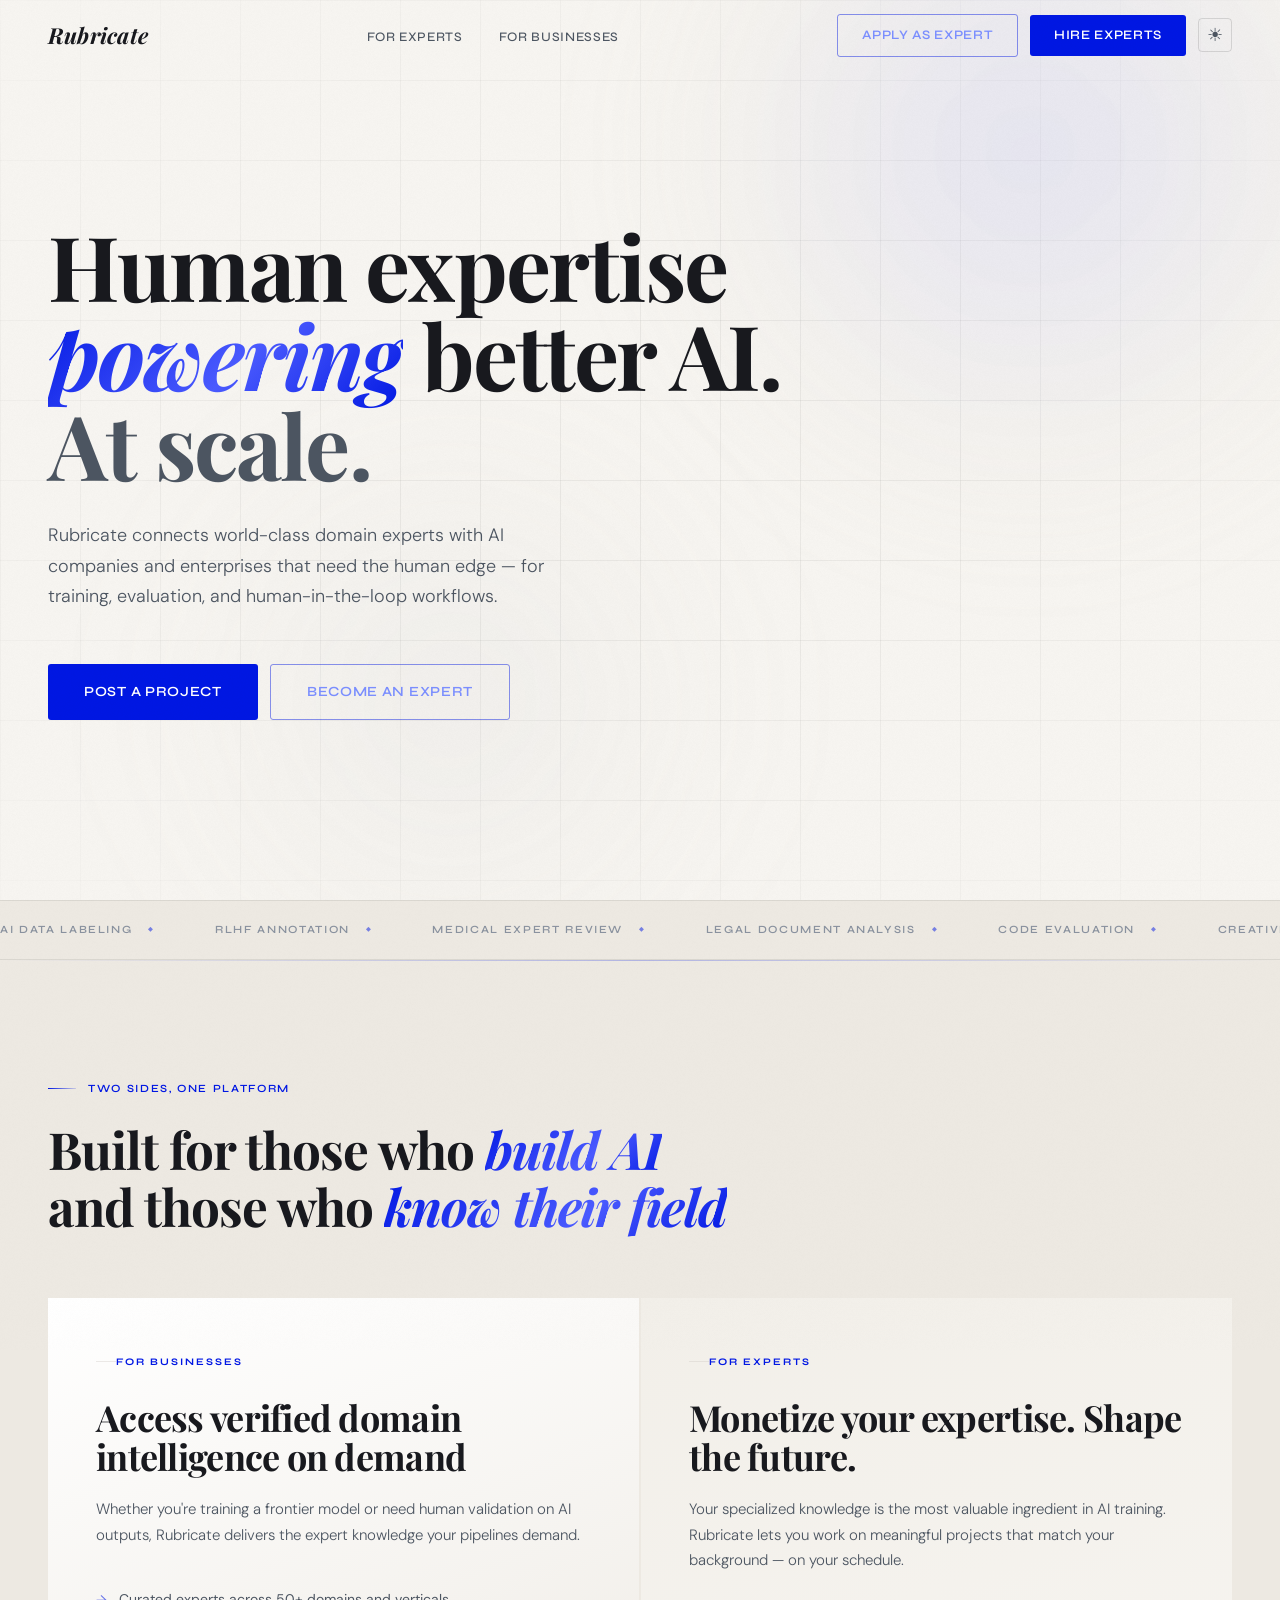
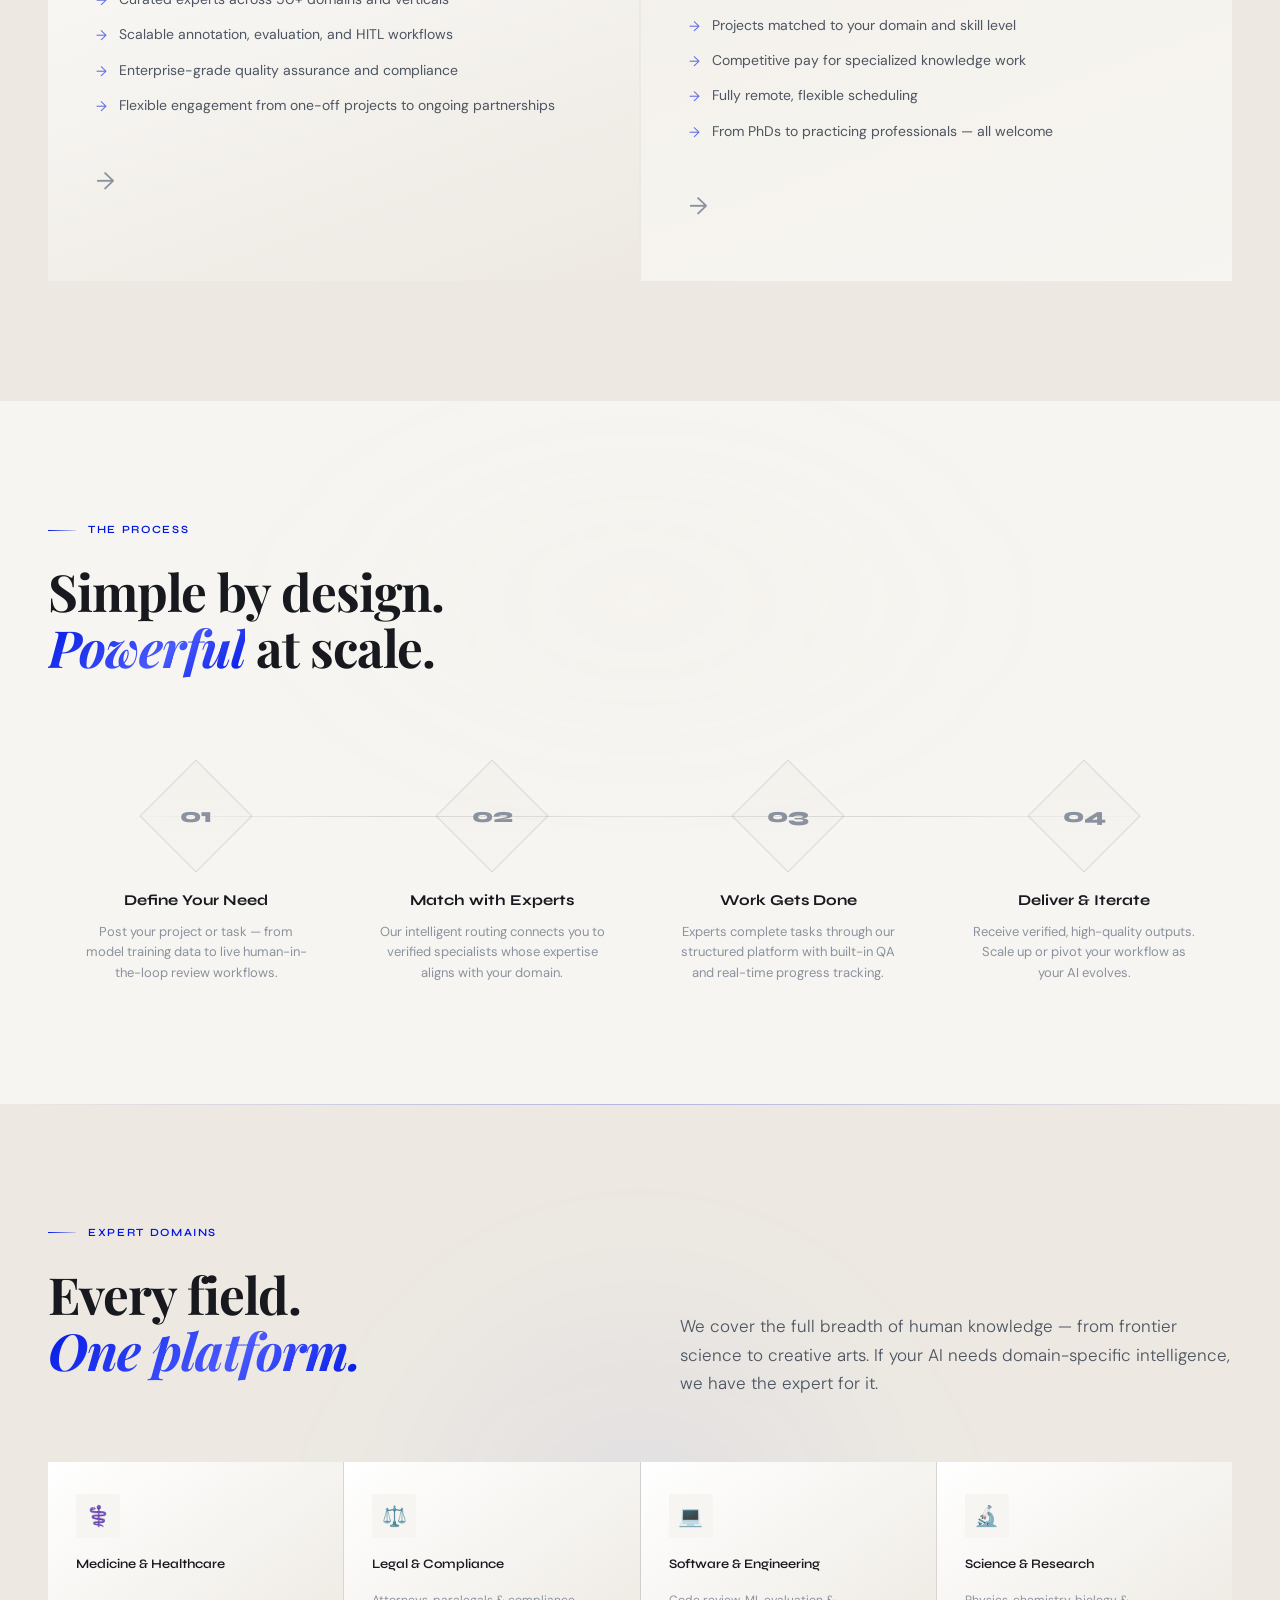
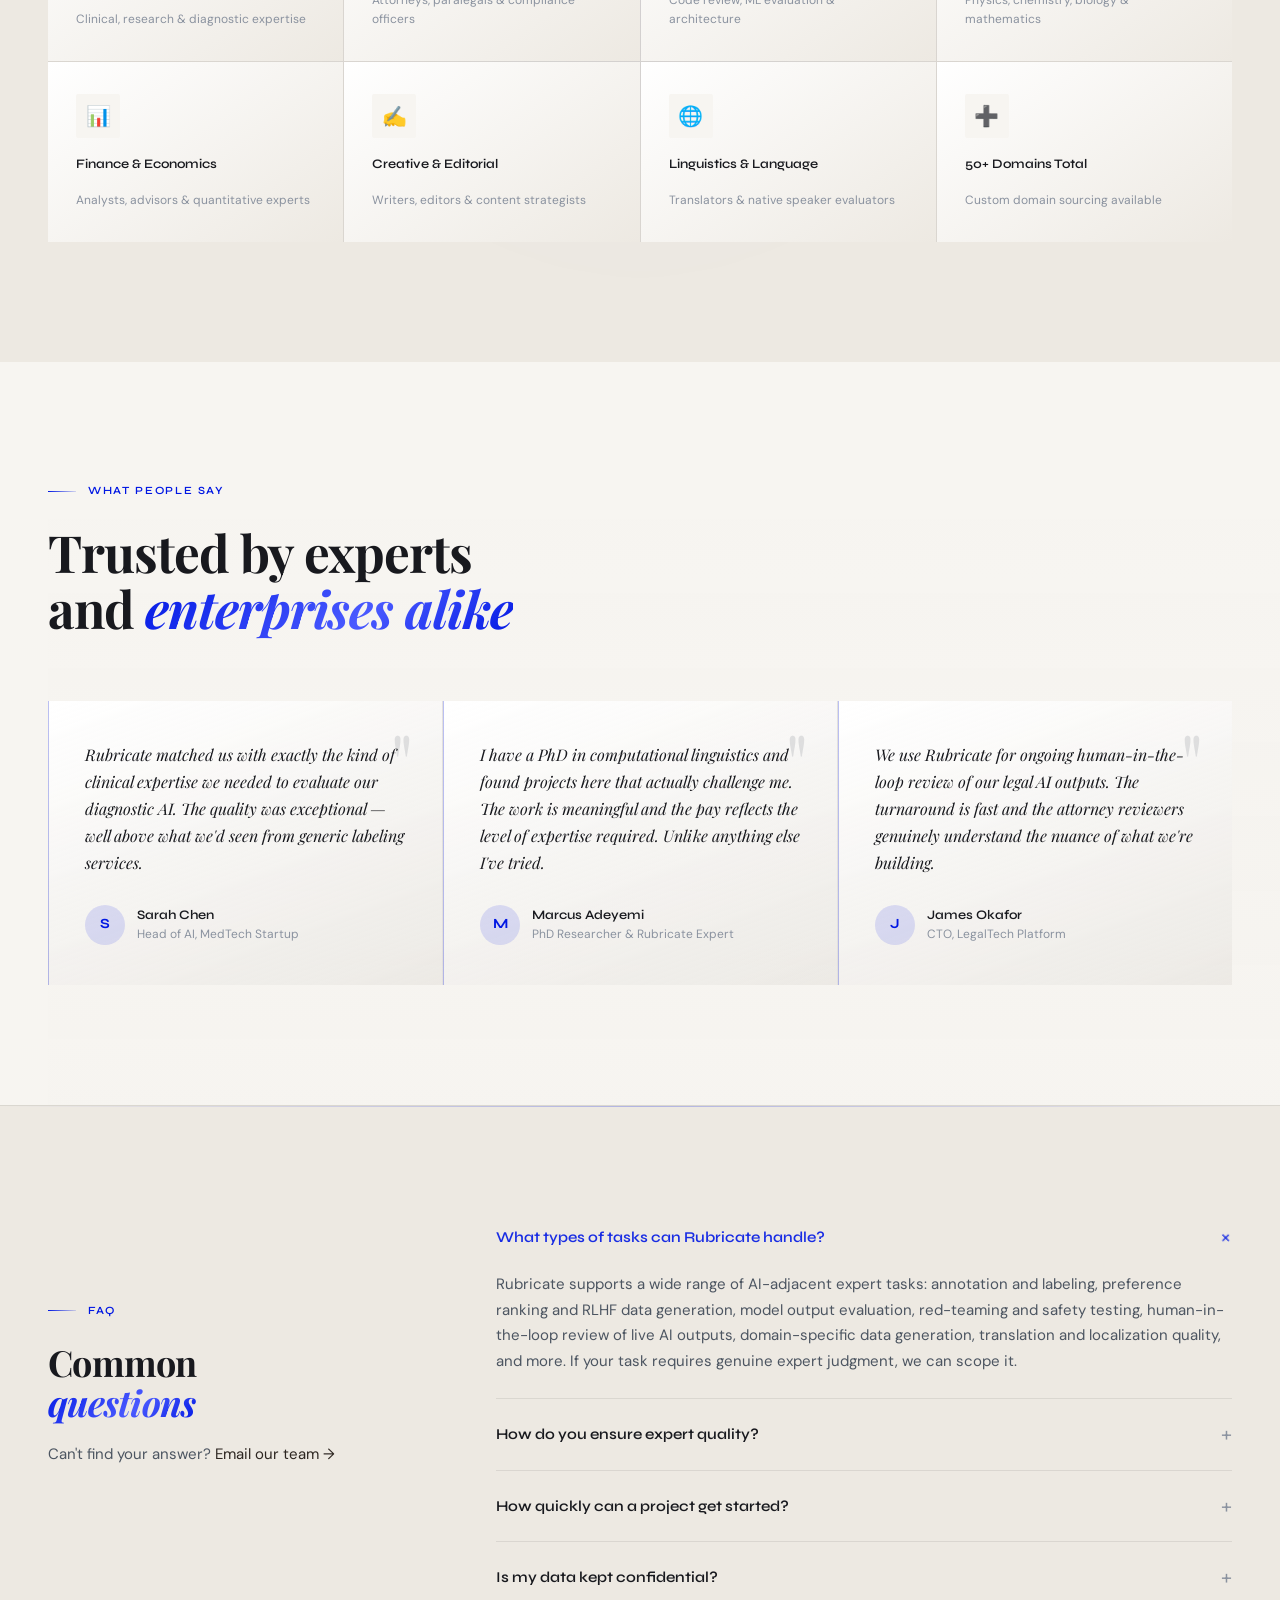
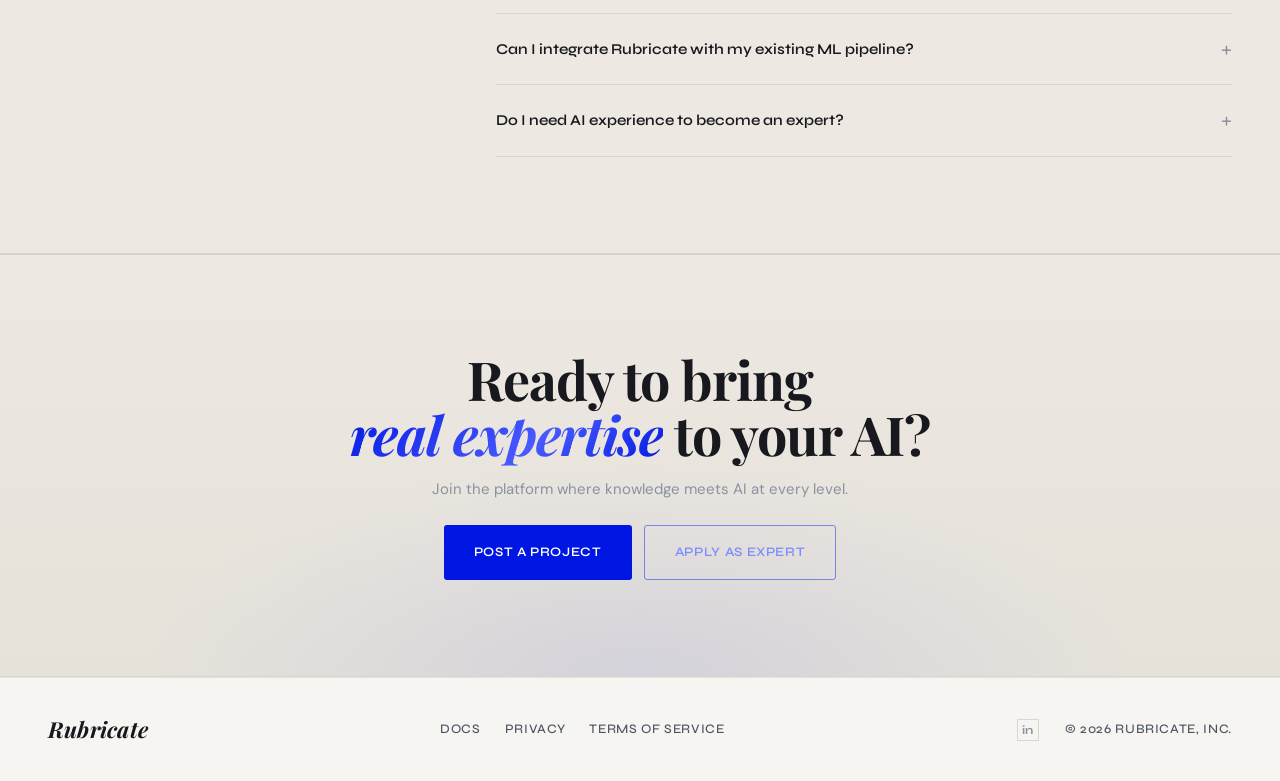
<file: rubricate/index.html>
<!DOCTYPE html>
<html lang="en">
<head>
<script>!function(){var t=localStorage.getItem("rubricate-theme")||"light";document.documentElement.setAttribute("data-theme",t)}();</script>
<meta charset="UTF-8">
<meta name="viewport" content="width=device-width, initial-scale=1.0">
<title>Human expertise powering better AI. At scale.</title>
<meta name="description" content="Connect professionals, researchers, and domain experts with meaningful AI training work. Rubricate matches expertise with AI projects for fair compensation.">
<meta name="keywords" content="AI training, expertise marketplace, data annotation, machine learning, expert network, AI projects, knowledge professionals">
<link rel="preconnect" href="https://fonts.googleapis.com">
<link rel="preconnect" href="https://fonts.gstatic.com" crossorigin>
<link href="https://fonts.googleapis.com/css2?family=Playfair+Display:ital,wght@0,400;0,600;0,700;1,400;1,600&family=Syne:wght@400;500;600;700;800&family=DM+Sans:ital,opsz,wght@0,9..40,300;0,9..40,400;0,9..40,500;1,9..40,300&display=swap" rel="stylesheet">
  <link rel="stylesheet" href="css/index.css">
</head>
<body>

<div id="site-header"></div>

<!-- ── HERO ── -->
<section class="hero">
  <div class="hero-grid-bg"></div>
  <div class="hero-orb-1"></div>
  <div class="hero-orb-2"></div>
  <div class="hero-mesh"></div>

  <div class="hero-content">
    <!-- <div class="hero-eyebrow">AI Training & Human Intelligence Platform</div> -->
    <h1 class="hero-title">
      Human expertise<br>
      <em class="grad-text theme-grad">powering</em> better AI.
      <span class="line-2">At scale.</span>
    </h1>
    <p class="hero-sub">Rubricate connects world-class domain experts with AI companies and enterprises that need the human edge — for training, evaluation, and human-in-the-loop workflows.</p>
    <div class="hero-actions">
      <div style="display:flex; flex-direction:column; gap:8px;">
        <div style="display:flex; gap:12px;">
          <a href="for-businesses.html" class="btn btn-primary btn-lg">Post a Project</a>
          <a href="https://app.rubricate.net/talent/sign_up" class="btn btn-ghost btn-lg">Become an Expert</a>
        </div>
        <!-- <div class="hero-split-cta">
          <a href="https://app.rubricate.net/company/sign_in">Hire experts →</a>
          <span>·</span>
          <a href="for-experts.html">Earn from your knowledge →</a>
        </div> -->
      </div>
    </div>
  </div>

  <!-- <div class="hero-scroll">
    <div class="scroll-line"></div>
    <span>Scroll</span>
  </div> -->
</section>

<!-- ── MARQUEE ── -->
<div class="marquee-section">
  <div class="marquee-track">
    <span class="marquee-item">AI Data Labeling</span>
    <span class="marquee-item">RLHF Annotation</span>
    <span class="marquee-item">Medical Expert Review</span>
    <span class="marquee-item">Legal Document Analysis</span>
    <span class="marquee-item">Code Evaluation</span>
    <span class="marquee-item">Creative Writing QA</span>
    <span class="marquee-item">Model Red-Teaming</span>
    <span class="marquee-item">Human-in-the-Loop Tasks</span>
    <span class="marquee-item">Safety Evaluation</span>
    <span class="marquee-item">Reasoning Benchmarks</span>
    <span class="marquee-item">AI Data Labeling</span>
    <span class="marquee-item">RLHF Annotation</span>
    <span class="marquee-item">Medical Expert Review</span>
    <span class="marquee-item">Legal Document Analysis</span>
    <span class="marquee-item">Code Evaluation</span>
    <span class="marquee-item">Creative Writing QA</span>
    <span class="marquee-item">Model Red-Teaming</span>
    <span class="marquee-item">Human-in-the-Loop Tasks</span>
    <span class="marquee-item">Safety Evaluation</span>
    <span class="marquee-item">Reasoning Benchmarks</span>
  </div>
</div>

<!-- ── DUAL AUDIENCE ── -->
<section class="dual-audience" style="position:relative;">
  <div class="container">
    <div class="reveal">
      <div class="section-label">Two sides, one platform</div>
      <h2 class="section-title">Built for those who <em class="theme-grad">build AI</em><br>and those who <em class="theme-grad">know their field</em></h2>
    </div>
    <div class="dual-grid reveal">
      <a href="for-businesses.html" class="audience-card">
        <div class="audience-tag">For Businesses</div>
        <h3 class="audience-title">Access verified domain intelligence on demand</h3>
        <p class="audience-desc">Whether you're training a frontier model or need human validation on AI outputs, Rubricate delivers the expert knowledge your pipelines demand.</p>
        <ul class="audience-list">
          <li>Curated experts across 50+ domains and verticals</li>
          <li>Scalable annotation, evaluation, and HITL workflows</li>
          <li>Enterprise-grade quality assurance and compliance</li>
          <li>Flexible engagement from one-off projects to ongoing partnerships</li>
        </ul>
        <span class="audience-arrow">→</span>
      </a>
      <a href="for-experts.html" class="audience-card">
        <div class="audience-tag">For Experts</div>
        <h3 class="audience-title">Monetize your expertise. Shape the future.</h3>
        <p class="audience-desc">Your specialized knowledge is the most valuable ingredient in AI training. Rubricate lets you work on meaningful projects that match your background — on your schedule.</p>
        <ul class="audience-list">
          <li>Projects matched to your domain and skill level</li>
          <li>Competitive pay for specialized knowledge work</li>
          <li>Fully remote, flexible scheduling</li>
          <li>From PhDs to practicing professionals — all welcome</li>
        </ul>
        <span class="audience-arrow">→</span>
      </a>
    </div>
  </div>
</section>

<!-- ── HOW IT WORKS PREVIEW ── -->
<section class="how-preview" style="position:relative;overflow:hidden;">
  <div style="position:absolute;width:800px;height:400px;border-radius:50%;background:radial-gradient(ellipse,rgba(200,195,188,0.04) 0%,transparent 70%);top:0;left:50%;transform:translateX(-50%);pointer-events:none;filter:blur(60px);z-index:0;"></div>
  <div class="container" style="position:relative;z-index:1;">
    <div class="how-preview-header reveal">
      <div>
        <div class="section-label">The Process</div>
        <h2 class="section-title">Simple by design.<br><em class="theme-grad">Powerful</em> at scale.</h2>
      </div>
      <!-- <a href="how-it-works.html" class="btn btn-ghost">See full process →</a> -->
    </div>

    <div class="steps-flow reveal">
      <div class="step-card">
        <div class="step-number-wrap">
          <div class="step-number-bg"></div>
          <span class="step-num">01</span>
        </div>
        <div class="step-title">Define Your Need</div>
        <p class="step-desc">Post your project or task — from model training data to live human-in-the-loop review workflows.</p>
      </div>
      <div class="step-card">
        <div class="step-number-wrap">
          <div class="step-number-bg"></div>
          <span class="step-num">02</span>
        </div>
        <div class="step-title">Match with Experts</div>
        <p class="step-desc">Our intelligent routing connects you to verified specialists whose expertise aligns with your domain.</p>
      </div>
      <div class="step-card">
        <div class="step-number-wrap">
          <div class="step-number-bg"></div>
          <span class="step-num">03</span>
        </div>
        <div class="step-title">Work Gets Done</div>
        <p class="step-desc">Experts complete tasks through our structured platform with built-in QA and real-time progress tracking.</p>
      </div>
      <div class="step-card">
        <div class="step-number-wrap">
          <div class="step-number-bg"></div>
          <span class="step-num">04</span>
        </div>
        <div class="step-title">Deliver & Iterate</div>
        <p class="step-desc">Receive verified, high-quality outputs. Scale up or pivot your workflow as your AI evolves.</p>
      </div>
    </div>
  </div>
</section>

<!-- ── DOMAINS ── -->
<section class="domains-section" style="position:relative;overflow:hidden;">
  <div style="position:absolute;width:600px;height:600px;border-radius:50%;background:radial-gradient(circle,rgba(0,23,227,0.06) 0%,transparent 70%);top:50%;left:50%;transform:translate(-50%,-50%);pointer-events:none;filter:blur(80px);z-index:0;"></div>
  <div class="container" style="position:relative;z-index:1;">
    <div class="domains-header reveal">
      <div>
        <div class="section-label">Expert Domains</div>
        <h2 class="section-title">Every field.<br><em>One platform.</em></h2>
      </div>
      <p class="section-sub">We cover the full breadth of human knowledge — from frontier science to creative arts. If your AI needs domain-specific intelligence, we have the expert for it.</p>
    </div>

    <div class="domains-grid reveal">
      <div class="domain-tile">
        <div class="domain-icon">⚕️</div>
        <div class="domain-name">Medicine & Healthcare</div>
        <div class="domain-count">Clinical, research & diagnostic expertise</div>
      </div>
      <div class="domain-tile">
        <div class="domain-icon">⚖️</div>
        <div class="domain-name">Legal & Compliance</div>
        <div class="domain-count">Attorneys, paralegals & compliance officers</div>
      </div>
      <div class="domain-tile">
        <div class="domain-icon">💻</div>
        <div class="domain-name">Software & Engineering</div>
        <div class="domain-count">Code review, ML evaluation & architecture</div>
      </div>
      <div class="domain-tile">
        <div class="domain-icon">🔬</div>
        <div class="domain-name">Science & Research</div>
        <div class="domain-count">Physics, chemistry, biology & mathematics</div>
      </div>
      <div class="domain-tile">
        <div class="domain-icon">📊</div>
        <div class="domain-name">Finance & Economics</div>
        <div class="domain-count">Analysts, advisors & quantitative experts</div>
      </div>
      <div class="domain-tile">
        <div class="domain-icon">✍️</div>
        <div class="domain-name">Creative & Editorial</div>
        <div class="domain-count">Writers, editors & content strategists</div>
      </div>
      <div class="domain-tile">
        <div class="domain-icon">🌐</div>
        <div class="domain-name">Linguistics & Language</div>
        <div class="domain-count">Translators & native speaker evaluators</div>
      </div>
      <div class="domain-tile domain-bg-accent">
        <div class="domain-icon">➕</div>
        <div class="domain-name">50+ Domains Total</div>
        <div class="domain-count">Custom domain sourcing available</div>
      </div>
    </div>
  </div>
</section>

<!-- ── TESTIMONIALS ── -->
<section class="testimonials-section" style="position:relative;overflow:hidden;">
  <div style="position:absolute;width:100%;height:100%;background:linear-gradient(180deg,transparent 0%,rgba(200,195,188,0.02) 50%,transparent 100%);pointer-events:none;z-index:0;"></div>
  <div class="container" style="position:relative;z-index:1;">
    <div class="testimonials-header reveal">
      <div class="section-label">What people say</div>
      <h2 class="section-title">Trusted by experts<br>and <em class="theme-grad">enterprises alike</em></h2>
    </div>

    <div class="testimonials-track reveal">
      <div class="testimonial-card">
        <p class="testimonial-text">Rubricate matched us with exactly the kind of clinical expertise we needed to evaluate our diagnostic AI. The quality was exceptional — well above what we'd seen from generic labeling services.</p>
        <div class="testimonial-author">
          <div class="author-avatar">S</div>
          <div>
            <div class="author-name">Sarah Chen</div>
            <div class="author-role">Head of AI, MedTech Startup</div>
          </div>
        </div>
      </div>
      <div class="testimonial-card">
        <p class="testimonial-text">I have a PhD in computational linguistics and found projects here that actually challenge me. The work is meaningful and the pay reflects the level of expertise required. Unlike anything else I've tried.</p>
        <div class="testimonial-author">
          <div class="author-avatar">M</div>
          <div>
            <div class="author-name">Marcus Adeyemi</div>
            <div class="author-role">PhD Researcher & Rubricate Expert</div>
          </div>
        </div>
      </div>
      <div class="testimonial-card">
        <p class="testimonial-text">We use Rubricate for ongoing human-in-the-loop review of our legal AI outputs. The turnaround is fast and the attorney reviewers genuinely understand the nuance of what we're building.</p>
        <div class="testimonial-author">
          <div class="author-avatar">J</div>
          <div>
            <div class="author-name">James Okafor</div>
            <div class="author-role">CTO, LegalTech Platform</div>
          </div>
        </div>
      </div>
    </div>
  </div>
</section>
<!-- ── FAQ ── -->
<section class="faq-section" style="position:relative;overflow:hidden;">
  <div class="container">
    <div class="faq-layout reveal">
      <div class="faq-sidebar">
        <div class="section-label">FAQ</div>
        <h2 class="section-title" style="font-size:36px;">Common<br><em>questions</em></h2>
        <p>Can't find your answer? <a href="/cdn-cgi/l/email-protection#0b636e6767644b797e697962686a7f6e256a62" style="color:var(--accent-2); text-decoration:none;">Email our team →</a></p>
      </div>
      <div class="faq-list">
        <div class="faq-item open">
          <div class="faq-question" onclick="toggleFaq(this)">
            <span class="faq-q-text">What types of tasks can Rubricate handle?</span>
            <span class="faq-toggle">+</span>
          </div>
          <div class="faq-answer">
            <p>Rubricate supports a wide range of AI-adjacent expert tasks: annotation and labeling, preference ranking and RLHF data generation, model output evaluation, red-teaming and safety testing, human-in-the-loop review of live AI outputs, domain-specific data generation, translation and localization quality, and more. If your task requires genuine expert judgment, we can scope it.</p>
          </div>
        </div>
        <div class="faq-item">
          <div class="faq-question" onclick="toggleFaq(this)">
            <span class="faq-q-text">How do you ensure expert quality?</span>
            <span class="faq-toggle">+</span>
          </div>
          <div class="faq-answer">
            <p>Every expert is credential-verified and passes a domain-specific assessment before onboarding. During active projects, we use calibration tasks, inter-rater agreement monitoring, and human review queues. Quality problems are caught and corrected before they reach you.</p>
          </div>
        </div>
        <div class="faq-item">
          <div class="faq-question" onclick="toggleFaq(this)">
            <span class="faq-q-text">How quickly can a project get started?</span>
            <span class="faq-toggle">+</span>
          </div>
          <div class="faq-answer">
            <p>For standard domains with existing expert pools, we can move from signed proposal to active experts in under 48 hours. Niche domains requiring custom sourcing typically take 1–2 additional weeks. We'll give you a clear timeline during the scoping call.</p>
          </div>
        </div>
        <div class="faq-item">
          <div class="faq-question" onclick="toggleFaq(this)">
            <span class="faq-q-text">Is my data kept confidential?</span>
            <span class="faq-toggle">+</span>
          </div>
          <div class="faq-answer">
            <p>Absolutely. All experts sign NDAs before accessing any client project. Our infrastructure is SOC 2 Type II certified, and we support HIPAA and GDPR compliance requirements. Data access is role-based and logged. Your proprietary materials never leave our secure environment without your explicit permission.</p>
          </div>
        </div>
        <div class="faq-item">
          <div class="faq-question" onclick="toggleFaq(this)">
            <span class="faq-q-text">Can I integrate Rubricate with my existing ML pipeline?</span>
            <span class="faq-toggle">+</span>
          </div>
          <div class="faq-answer">
            <p>Yes. We offer a RESTful API and webhook support for triggering review tasks from your own systems. Common integrations include automatically routing low-confidence model outputs to human review, batch uploading datasets for annotation, and receiving results back in JSONL, CSV, or custom formats.</p>
          </div>
        </div>
        <div class="faq-item">
          <div class="faq-question" onclick="toggleFaq(this)">
            <span class="faq-q-text">Do I need AI experience to become an expert?</span>
            <span class="faq-toggle">+</span>
          </div>
          <div class="faq-answer">
            <p>No. We provide full onboarding and task-specific training for every project. What we need from you is deep domain knowledge — whether that's clinical medicine, contract law, or Python engineering. The AI context is something we teach; the expertise is something only you can bring.</p>
          </div>
        </div>
      </div>
    </div>
  </div>
</section>

<!-- ── CTA BAND ── -->
<div class="cta-band">
  <div class="container">
    <div>
      <h2 class="cta-band-title">Ready to bring<br><em class="theme-grad">real expertise</em> to your AI?</h2>
      <p style="color: var(--text-3); margin-top:16px; font-size:15px;">Join the platform where knowledge meets AI at every level.</p>
    </div>
    <div class="cta-band-actions">
      <a href="for-businesses.html" class="btn btn-primary btn-lg">Post a Project</a>
      <a href="https://app.rubricate.net/talent/sign_in" class="btn btn-ghost btn-lg">Apply as Expert</a>
    </div>
  </div>
</div>

<div id="site-footer"></div>

<script src="js/index.js"></script>
<script src="js/layout.js"></script>
<script src="js/theme.js"></script>
</body>
</html>
</file>
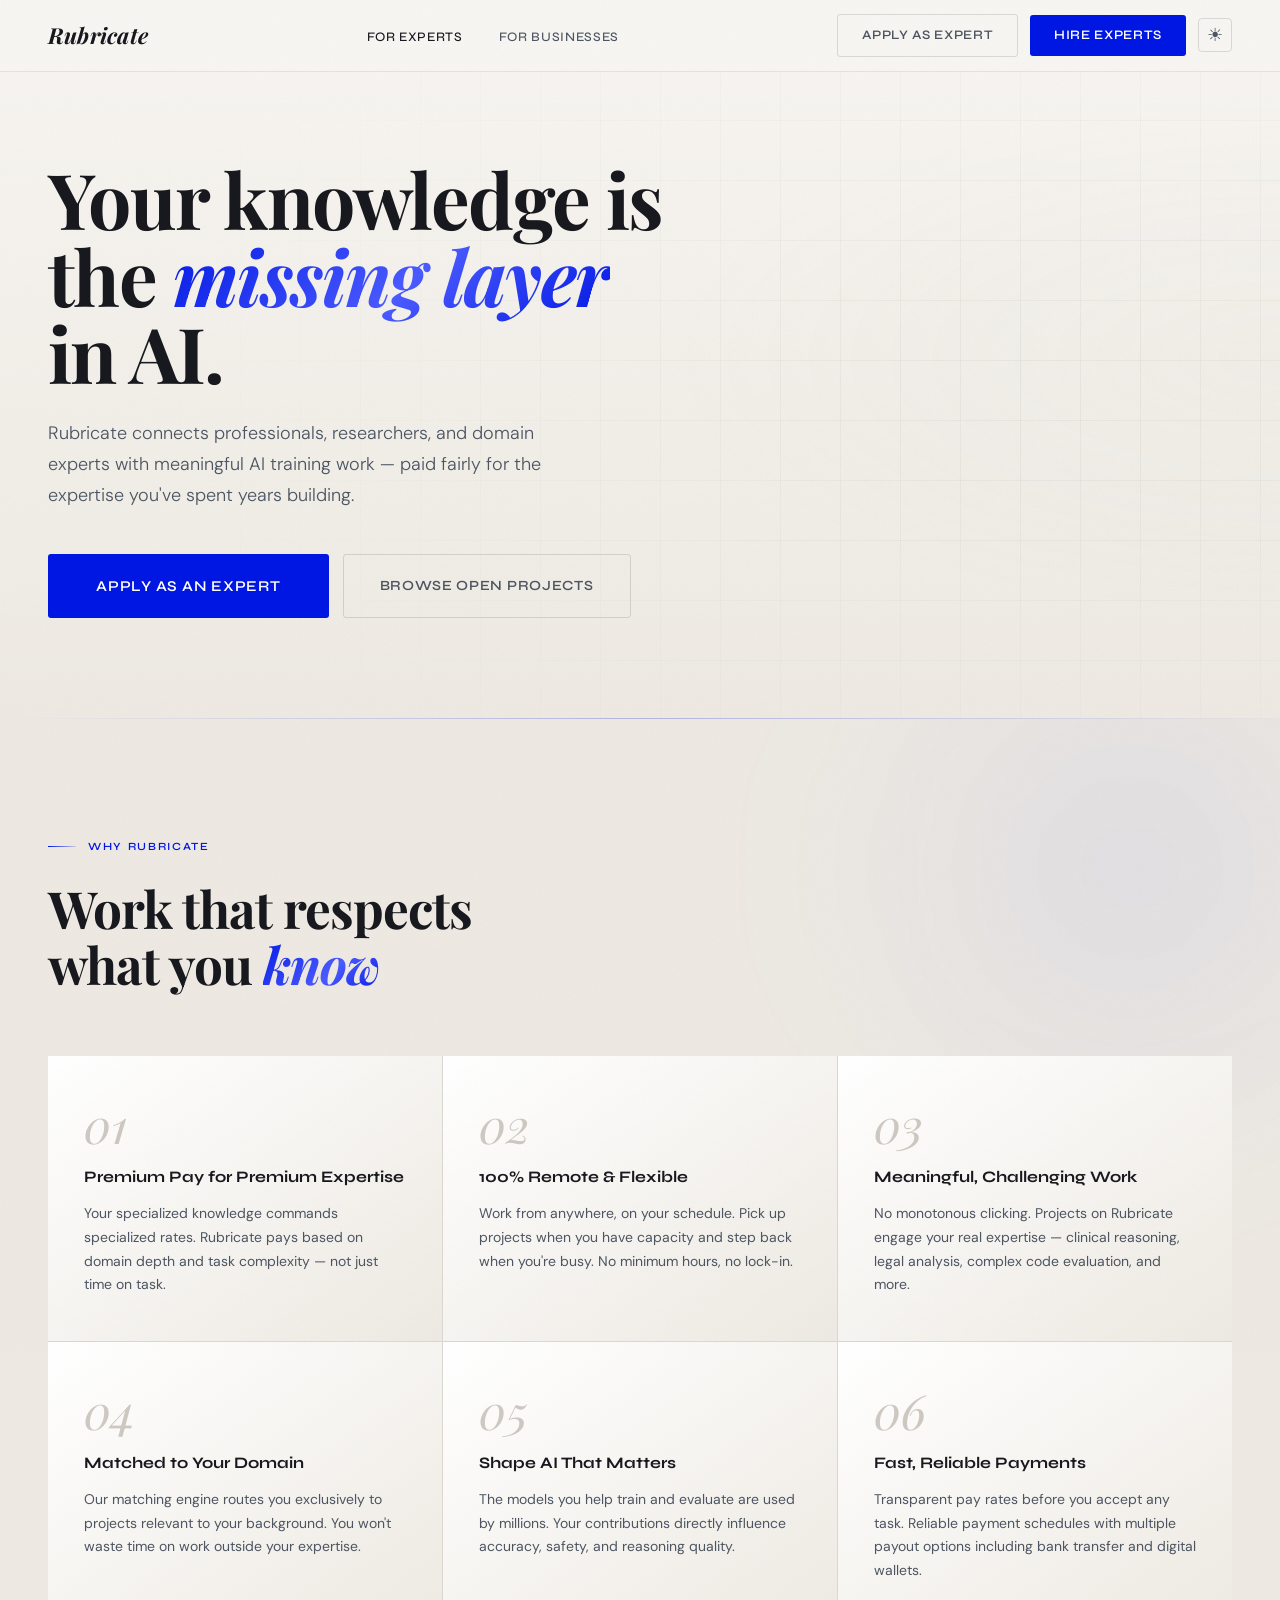
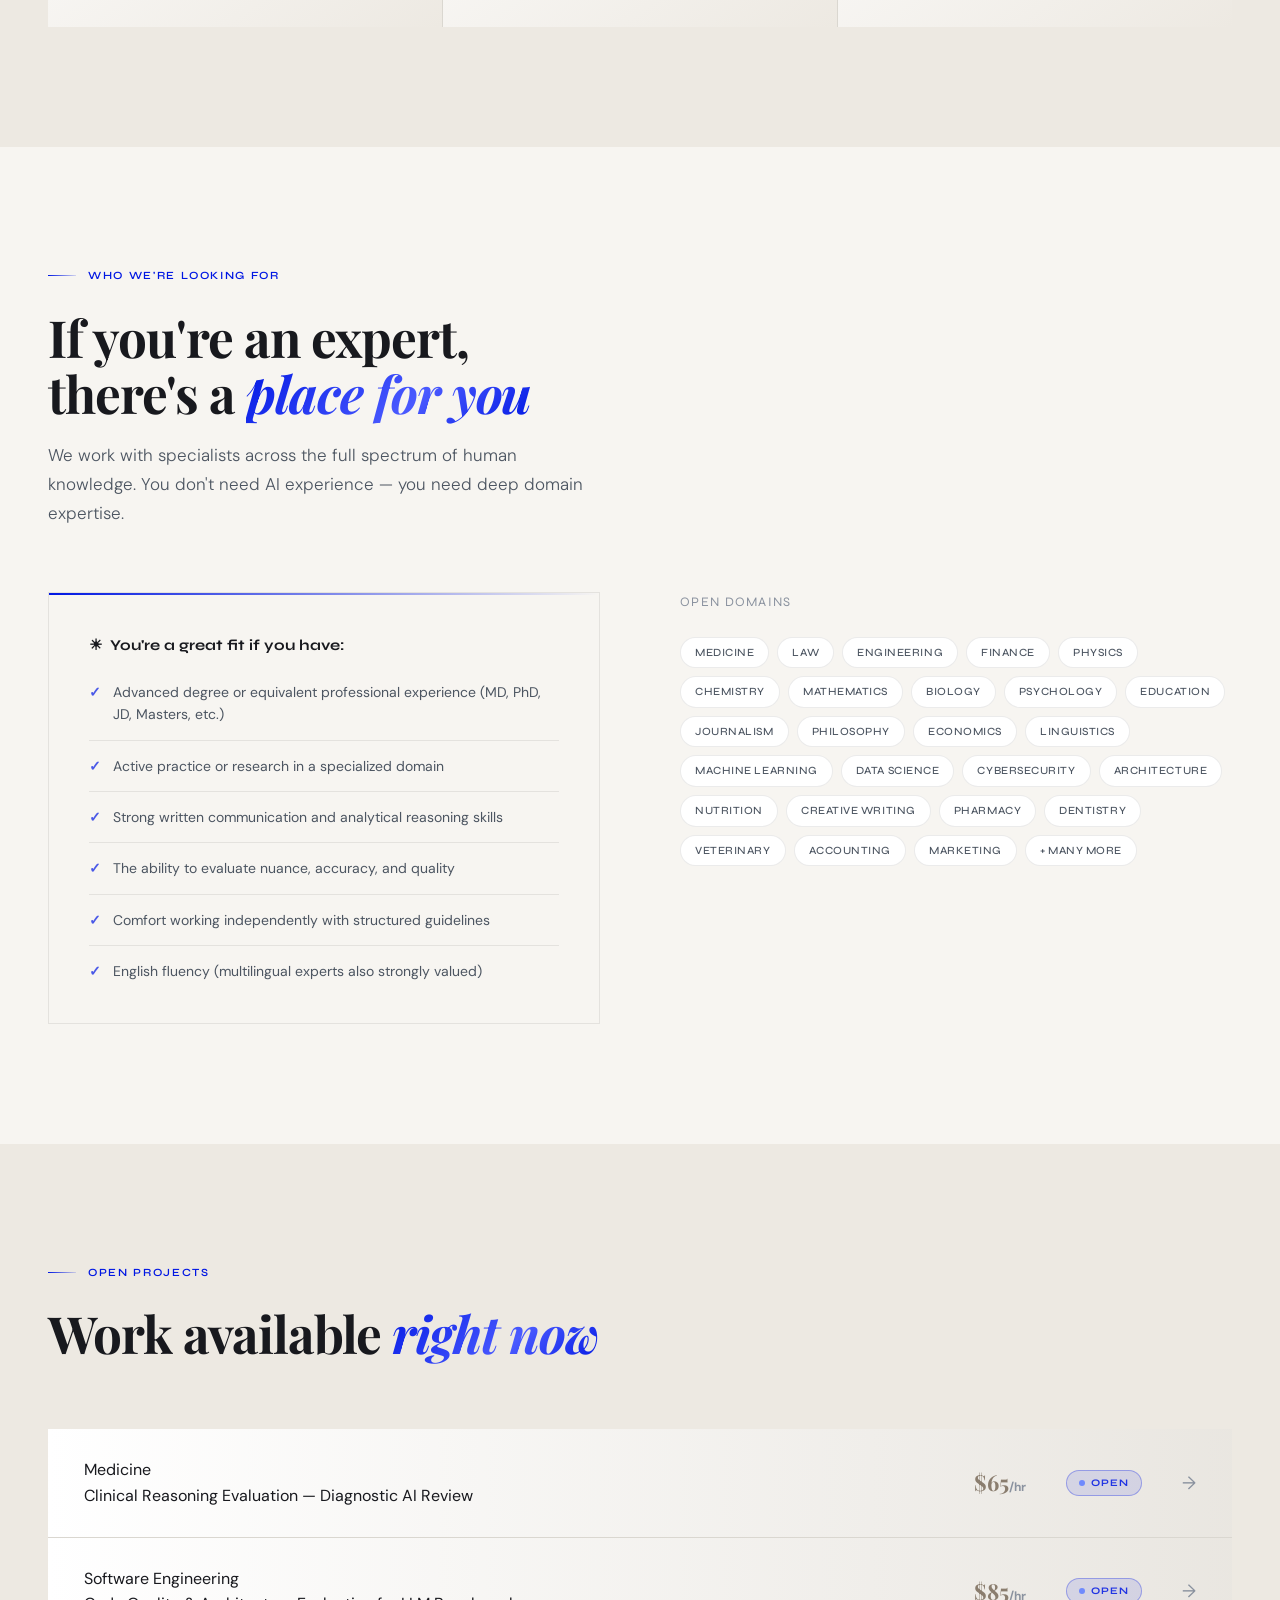
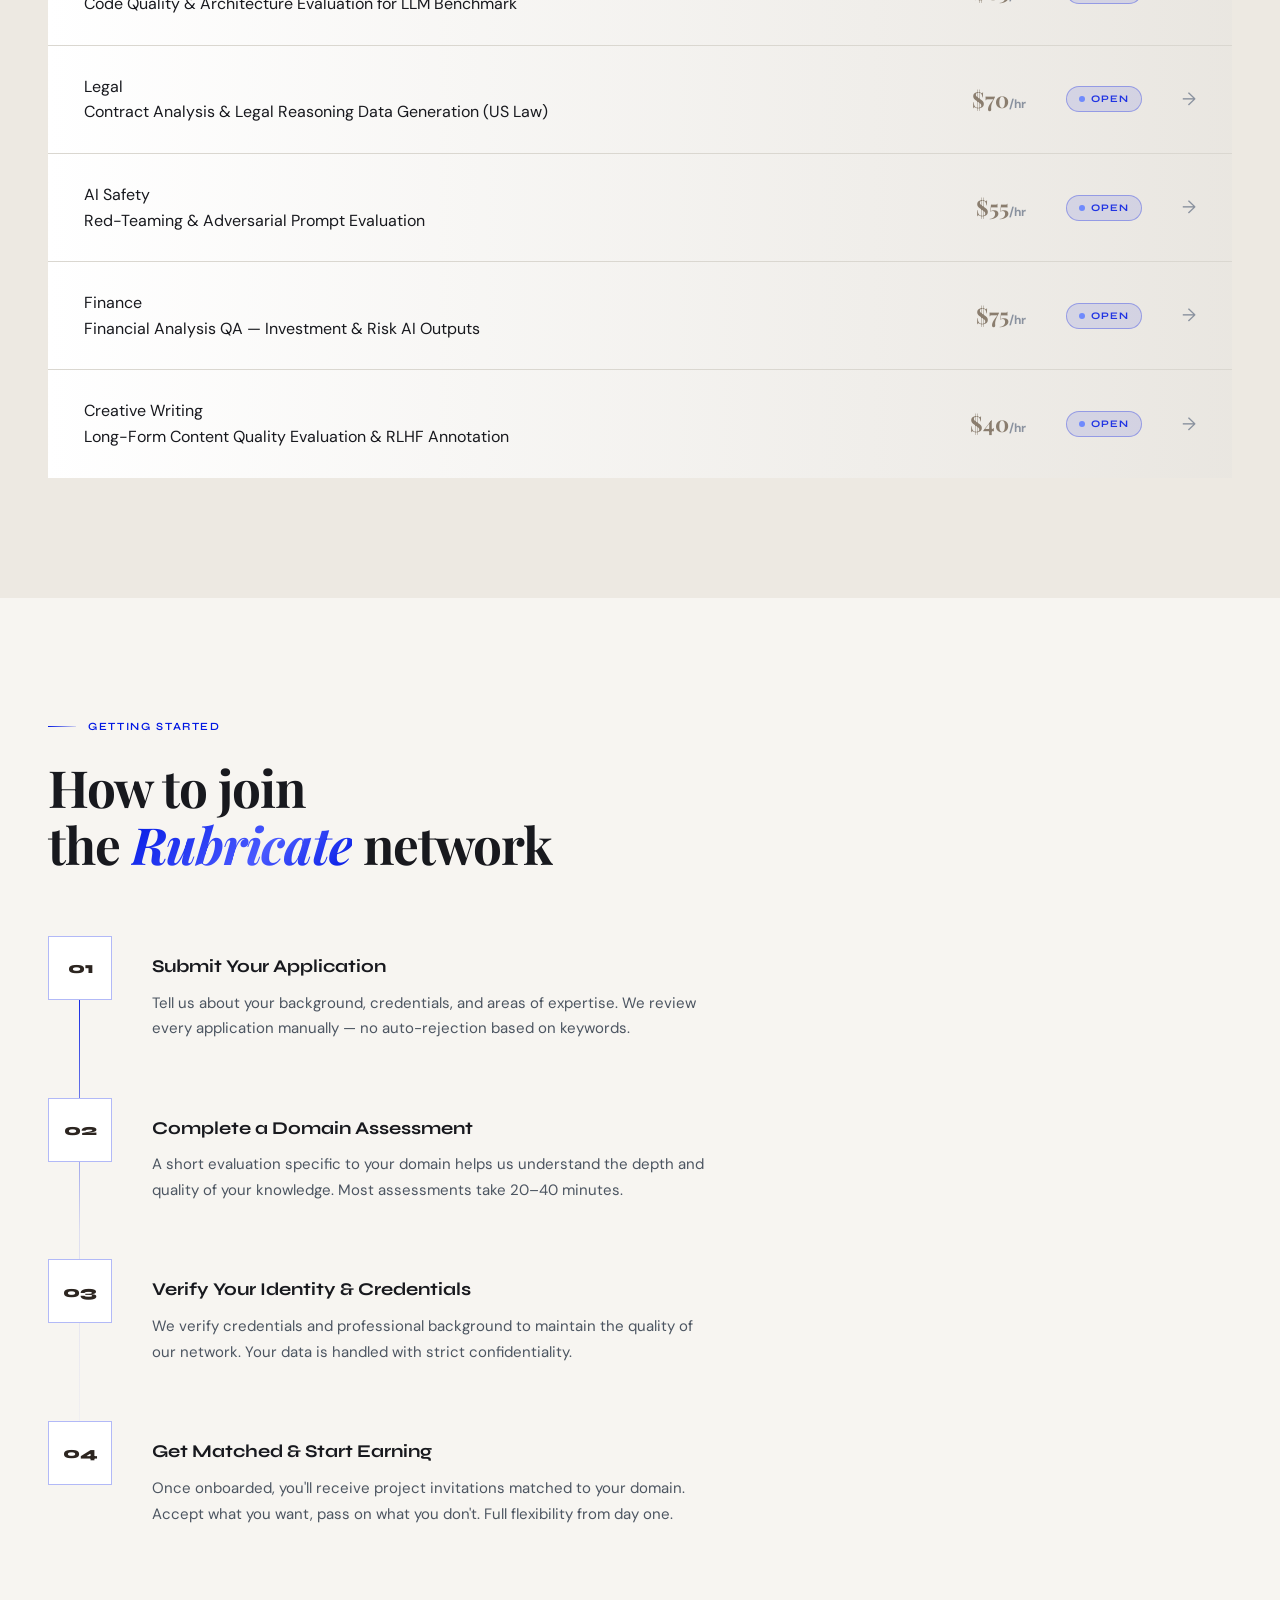
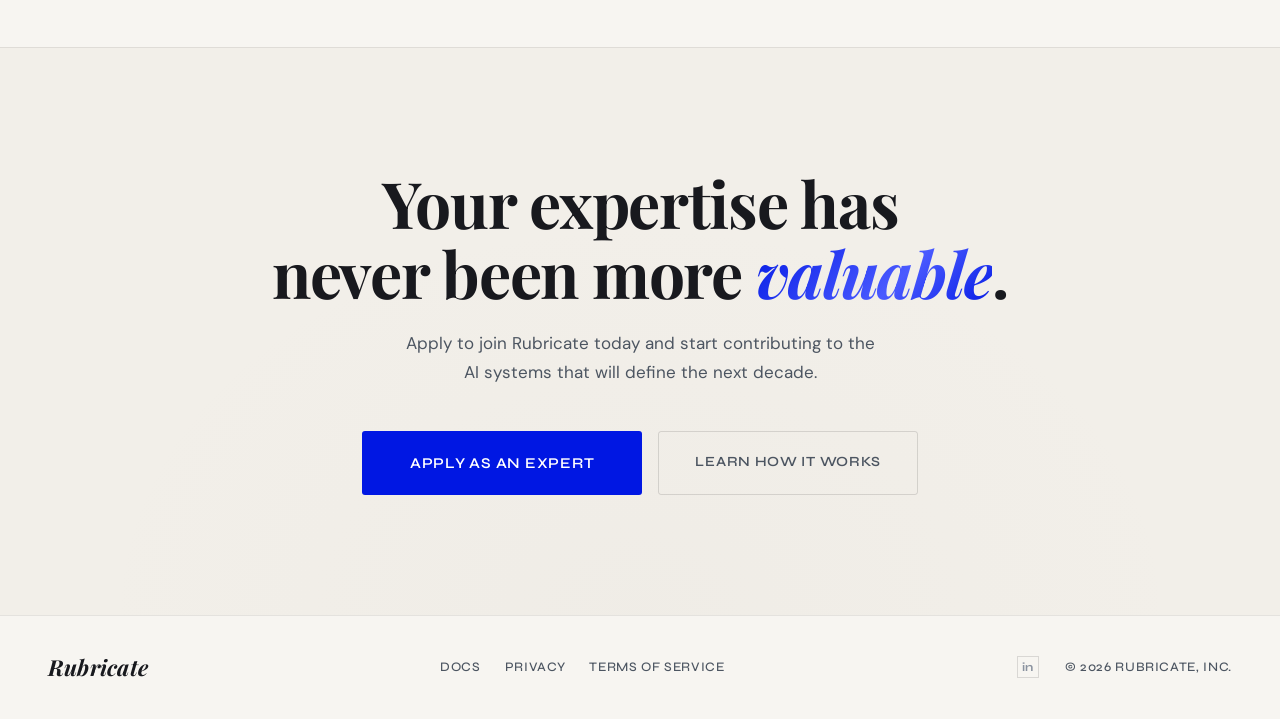
<file: rubricate/for-experts.html>
<!DOCTYPE html>
<html lang="en">
<head>
<script>!function(){var t=localStorage.getItem("rubricate-theme")||"light";document.documentElement.setAttribute("data-theme",t)}();</script>
<meta charset="UTF-8">
<meta name="viewport" content="width=device-width, initial-scale=1.0">
<title>Your knowledge is the missing layer in AI.</title>
<meta name="description" content="Earn fairly for your expertise. Join Rubricate as an expert and contribute to AI training projects with flexible project-based work.">
<meta name="keywords" content="expert opportunities, AI training work, data annotation jobs, earn expertise, freelance projects, remote work, expert platform">
<link rel="preconnect" href="https://fonts.googleapis.com">
<link rel="preconnect" href="https://fonts.gstatic.com" crossorigin>
<link href="https://fonts.googleapis.com/css2?family=Playfair+Display:ital,wght@0,400;0,600;0,700;1,400;1,600&family=Syne:wght@400;500;600;700;800&family=DM+Sans:ital,opsz,wght@0,9..40,300;0,9..40,400;0,9..40,500;1,9..40,300&display=swap" rel="stylesheet">
  <link rel="stylesheet" href="css/for-experts.css">
</head>
<body>

<div id="site-header"></div>

<!-- ── HERO ── -->
<div class="page-hero">
  <div class="page-hero-bg"></div>
  <div class="page-hero-grid"></div>
  <div class="page-hero-content">
    <!-- <div class="page-hero-tag">● For Experts & Specialists</div> -->
    <h1>Your knowledge is<br>the <em class="theme-grad">missing layer</em><br>in AI.</h1>
    <p>Rubricate connects professionals, researchers, and domain experts with meaningful AI training work — paid fairly for the expertise you've spent years building.</p>
    <div style="display:flex; gap:14px; flex-wrap:wrap;">
      <a href="https://app.rubricate.net/talent/sign_in" class="btn btn-primary btn-xl">Apply as an Expert</a>
      <a href="#projects" class="btn btn-ghost btn-lg">Browse Open Projects</a>
    </div>
  </div>
</div>

<!-- ── BENEFITS ── -->
<section class="benefits-section" style="position:relative;overflow:hidden;">
  <div style="position:absolute;width:700px;height:700px;border-radius:50%;background:radial-gradient(circle,rgba(0,23,227,0.06) 0%,transparent 70%);top:-200px;right:-200px;pointer-events:none;filter:blur(80px);z-index:0;"></div>
  <div class="container" style="position:relative;z-index:1;">
    <div class="reveal">
      <div class="section-label">Why Rubricate</div>
      <h2 class="section-title">Work that respects<br>what you <em class="theme-grad">know</em></h2>
    </div>
    <div class="benefits-grid reveal">
      <div class="benefit-card">
        <span class="benefit-num">01</span>
        <div class="benefit-title">Premium Pay for Premium Expertise</div>
        <p class="benefit-desc">Your specialized knowledge commands specialized rates. Rubricate pays based on domain depth and task complexity — not just time on task.</p>
      </div>
      <div class="benefit-card">
        <span class="benefit-num">02</span>
        <div class="benefit-title">100% Remote & Flexible</div>
        <p class="benefit-desc">Work from anywhere, on your schedule. Pick up projects when you have capacity and step back when you're busy. No minimum hours, no lock-in.</p>
      </div>
      <div class="benefit-card">
        <span class="benefit-num">03</span>
        <div class="benefit-title">Meaningful, Challenging Work</div>
        <p class="benefit-desc">No monotonous clicking. Projects on Rubricate engage your real expertise — clinical reasoning, legal analysis, complex code evaluation, and more.</p>
      </div>
      <div class="benefit-card">
        <span class="benefit-num">04</span>
        <div class="benefit-title">Matched to Your Domain</div>
        <p class="benefit-desc">Our matching engine routes you exclusively to projects relevant to your background. You won't waste time on work outside your expertise.</p>
      </div>
      <div class="benefit-card">
        <span class="benefit-num">05</span>
        <div class="benefit-title">Shape AI That Matters</div>
        <p class="benefit-desc">The models you help train and evaluate are used by millions. Your contributions directly influence accuracy, safety, and reasoning quality.</p>
      </div>
      <div class="benefit-card">
        <span class="benefit-num">06</span>
        <div class="benefit-title">Fast, Reliable Payments</div>
        <p class="benefit-desc">Transparent pay rates before you accept any task. Reliable payment schedules with multiple payout options including bank transfer and digital wallets.</p>
      </div>
    </div>
  </div>
</section>

<!-- ── WHO QUALIFIES ── -->
<section class="qualify-section" id="domains">
  <div class="container">
    <div class="reveal">
      <div class="section-label">Who We're Looking For</div>
      <h2 class="section-title">If you're an expert,<br>there's a <em class="theme-grad">place for you</em></h2>
      <p class="section-sub" style="margin-bottom:0;">We work with specialists across the full spectrum of human knowledge. You don't need AI experience — you need deep domain expertise.</p>
    </div>
    <div class="qualify-layout reveal">
      <div class="qualify-card">
        <div class="qualify-card-title">☀ &nbsp;You're a great fit if you have:</div>
        <ul class="qualify-list">
          <li>Advanced degree or equivalent professional experience (MD, PhD, JD, Masters, etc.)</li>
          <li>Active practice or research in a specialized domain</li>
          <li>Strong written communication and analytical reasoning skills</li>
          <li>The ability to evaluate nuance, accuracy, and quality</li>
          <li>Comfort working independently with structured guidelines</li>
          <li>English fluency (multilingual experts also strongly valued)</li>
        </ul>
      </div>
      <div class="qualify-domains-wrap">
        <p style="font-size:13px; color:var(--text-3); font-family:var(--font-head); letter-spacing:0.1em; text-transform:uppercase; margin-bottom:8px;">Open Domains</p>
        <div class="domain-chip-grid">
          <span class="domain-chip">Medicine</span>
          <span class="domain-chip">Law</span>
          <span class="domain-chip">Engineering</span>
          <span class="domain-chip">Finance</span>
          <span class="domain-chip">Physics</span>
          <span class="domain-chip">Chemistry</span>
          <span class="domain-chip">Mathematics</span>
          <span class="domain-chip">Biology</span>
          <span class="domain-chip">Psychology</span>
          <span class="domain-chip">Education</span>
          <span class="domain-chip">Journalism</span>
          <span class="domain-chip">Philosophy</span>
          <span class="domain-chip">Economics</span>
          <span class="domain-chip">Linguistics</span>
          <span class="domain-chip">Machine Learning</span>
          <span class="domain-chip">Data Science</span>
          <span class="domain-chip">Cybersecurity</span>
          <span class="domain-chip">Architecture</span>
          <span class="domain-chip">Nutrition</span>
          <span class="domain-chip">Creative Writing</span>
          <span class="domain-chip">Pharmacy</span>
          <span class="domain-chip">Dentistry</span>
          <span class="domain-chip">Veterinary</span>
          <span class="domain-chip">Accounting</span>
          <span class="domain-chip">Marketing</span>
          <span class="domain-chip">+ Many More</span>
        </div>
      </div>
    </div>
  </div>
</section>

<!-- ── PROJECTS ── -->
<section class="projects-section" id="projects">
  <div class="container">
    <div class="reveal" style="display:flex; justify-content:space-between; align-items:flex-end; margin-bottom:0;">
      <div>
        <div class="section-label">Open Projects</div>
        <h2 class="section-title">Work available <em class="theme-grad">right now</em></h2>
      </div>
    </div>
    <div class="projects-grid reveal">
      <a href="#apply" class="project-row">
        <div class="project-info">
          <div class="project-domain">Medicine</div>
          <div class="project-title">Clinical Reasoning Evaluation — Diagnostic AI Review</div>
        </div>
        <div class="project-pay">$65<span>/hr</span></div>
        <span class="project-badge open">Open</span>
        <span class="project-arrow">→</span>
      </a>
      <a href="#apply" class="project-row">
        <div class="project-info">
          <div class="project-domain">Software Engineering</div>
          <div class="project-title">Code Quality & Architecture Evaluation for LLM Benchmark</div>
        </div>
        <div class="project-pay">$85<span>/hr</span></div>
        <span class="project-badge open">Open</span>
        <span class="project-arrow">→</span>
      </a>
      <a href="#apply" class="project-row">
        <div class="project-info">
          <div class="project-domain">Legal</div>
          <div class="project-title">Contract Analysis & Legal Reasoning Data Generation (US Law)</div>
        </div>
        <div class="project-pay">$70<span>/hr</span></div>
        <span class="project-badge open">Open</span>
        <span class="project-arrow">→</span>
      </a>
      <a href="#apply" class="project-row">
        <div class="project-info">
          <div class="project-domain">AI Safety</div>
          <div class="project-title">Red-Teaming & Adversarial Prompt Evaluation</div>
        </div>
        <div class="project-pay">$55<span>/hr</span></div>
        <span class="project-badge open">Open</span>
        <span class="project-arrow">→</span>
      </a>
      <a href="#apply" class="project-row">
        <div class="project-info">
          <div class="project-domain">Finance</div>
          <div class="project-title">Financial Analysis QA — Investment & Risk AI Outputs</div>
        </div>
        <div class="project-pay">$75<span>/hr</span></div>
        <span class="project-badge open">Open</span>
        <span class="project-arrow">→</span>
      </a>
      <a href="#apply" class="project-row">
        <div class="project-info">
          <div class="project-domain">Creative Writing</div>
          <div class="project-title">Long-Form Content Quality Evaluation & RLHF Annotation</div>
        </div>
        <div class="project-pay">$40<span>/hr</span></div>
        <span class="project-badge open">Open</span>
        <span class="project-arrow">→</span>
      </a>
    </div>
  </div>
</section>

<!-- ── HOW TO APPLY ── -->
<section class="process-section" id="apply">
  <div class="container">
    <div class="reveal">
      <div class="section-label">Getting Started</div>
      <h2 class="section-title">How to join<br>the <em class="theme-grad">Rubricate</em> network</h2>
    </div>
    <div class="process-steps reveal">
      <div class="process-step">
        <div class="process-step-num">01</div>
        <div class="process-step-body">
          <div class="process-step-title">Submit Your Application</div>
          <p class="process-step-desc">Tell us about your background, credentials, and areas of expertise. We review every application manually — no auto-rejection based on keywords.</p>
        </div>
      </div>
      <div class="process-step">
        <div class="process-step-num">02</div>
        <div class="process-step-body">
          <div class="process-step-title">Complete a Domain Assessment</div>
          <p class="process-step-desc">A short evaluation specific to your domain helps us understand the depth and quality of your knowledge. Most assessments take 20–40 minutes.</p>
        </div>
      </div>
      <div class="process-step">
        <div class="process-step-num">03</div>
        <div class="process-step-body">
          <div class="process-step-title">Verify Your Identity & Credentials</div>
          <p class="process-step-desc">We verify credentials and professional background to maintain the quality of our network. Your data is handled with strict confidentiality.</p>
        </div>
      </div>
      <div class="process-step">
        <div class="process-step-num">04</div>
        <div class="process-step-body">
          <div class="process-step-title">Get Matched & Start Earning</div>
          <p class="process-step-desc">Once onboarded, you'll receive project invitations matched to your domain. Accept what you want, pass on what you don't. Full flexibility from day one.</p>
        </div>
      </div>
    </div>
  </div>
</section>

<!-- ── CTA ── -->
<section class="experts-cta" style="position:relative;overflow:hidden;">
  <div class="container">
    <h2>Your expertise has<br>never been more <em class="theme-grad">valuable</em>.</h2>
    <p>Apply to join Rubricate today and start contributing to the AI systems that will define the next decade.</p>
    <div class="cta-pair">
      <a href="https://app.rubricate.net/talent/sign_in" class="btn btn-primary btn-xl">Apply as an Expert</a>
      <a href="how-it-works.html" class="btn btn-ghost btn-lg">Learn How It Works</a>
    </div>
  </div>
</section>

<div id="site-footer"></div>

<script src="js/for-experts.js"></script>
<script src="js/layout.js"></script>
<script src="js/theme.js"></script>
</body>
</html>
</file>
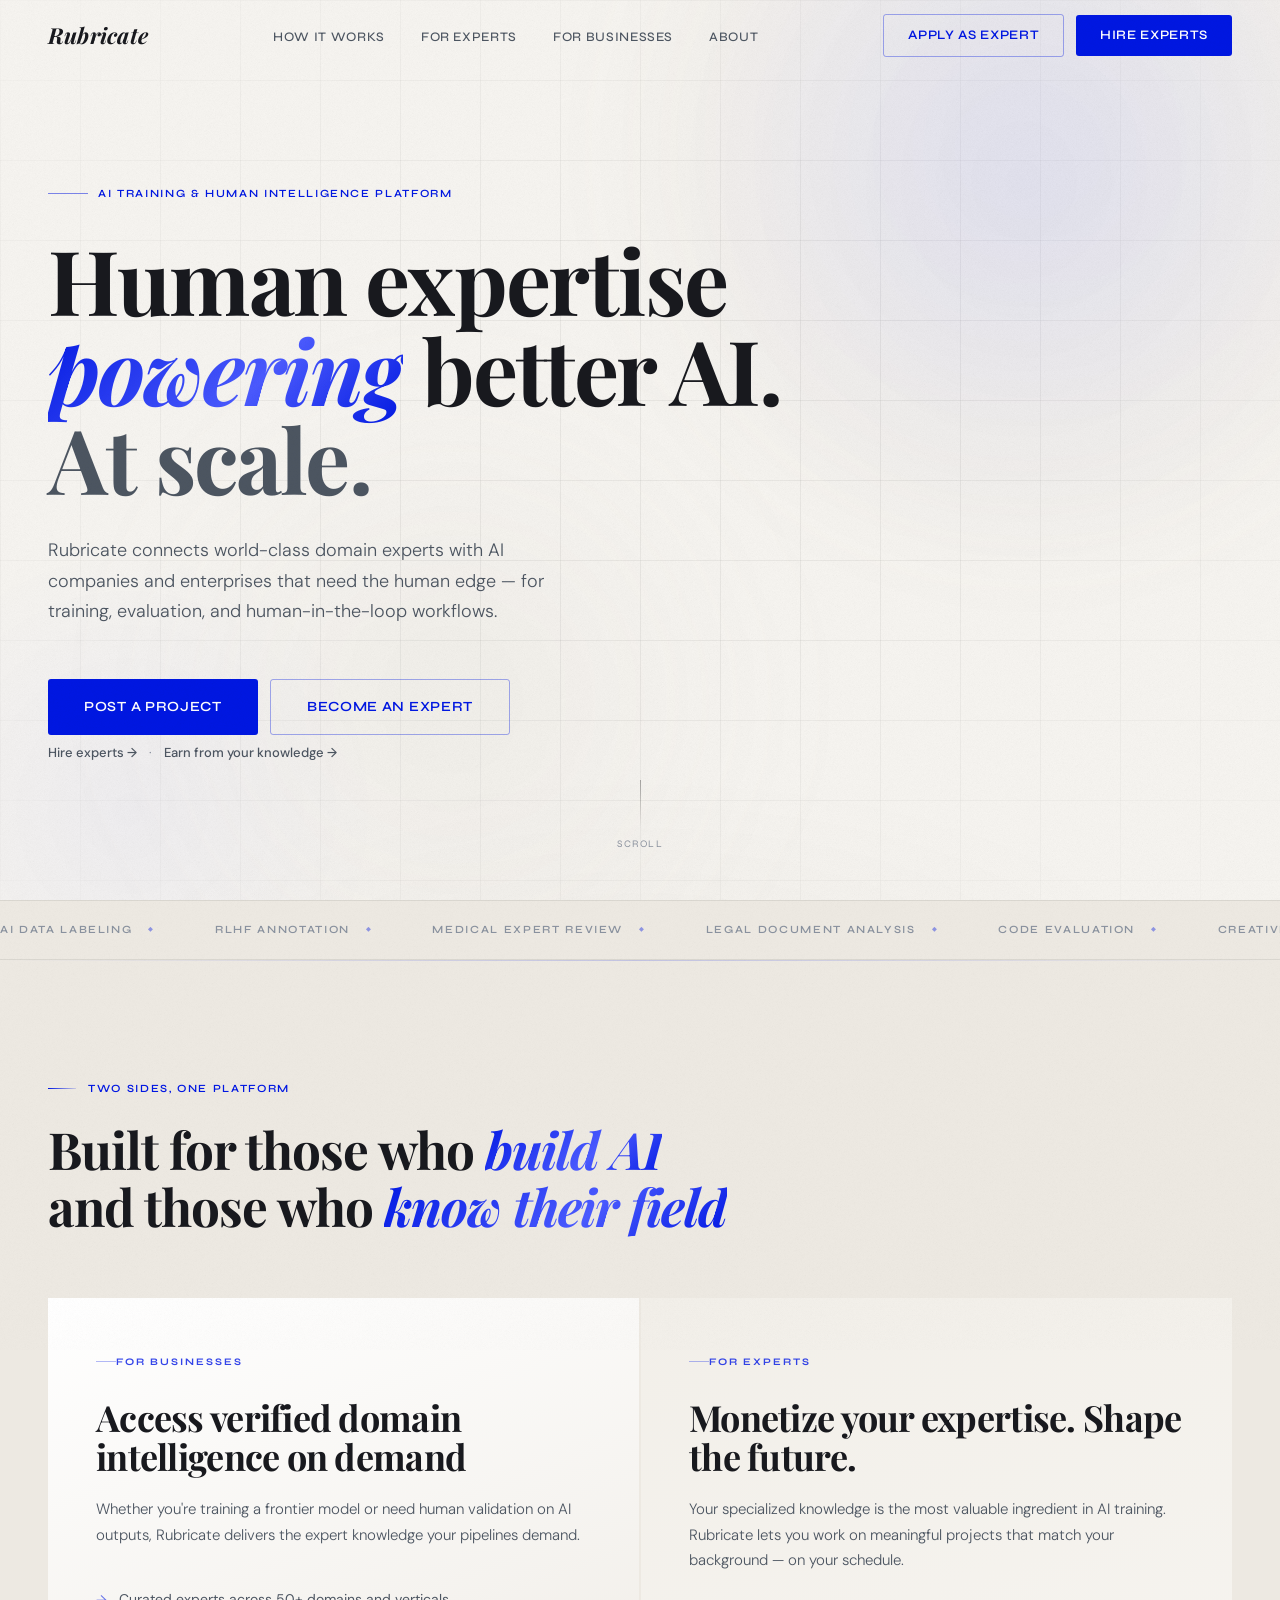
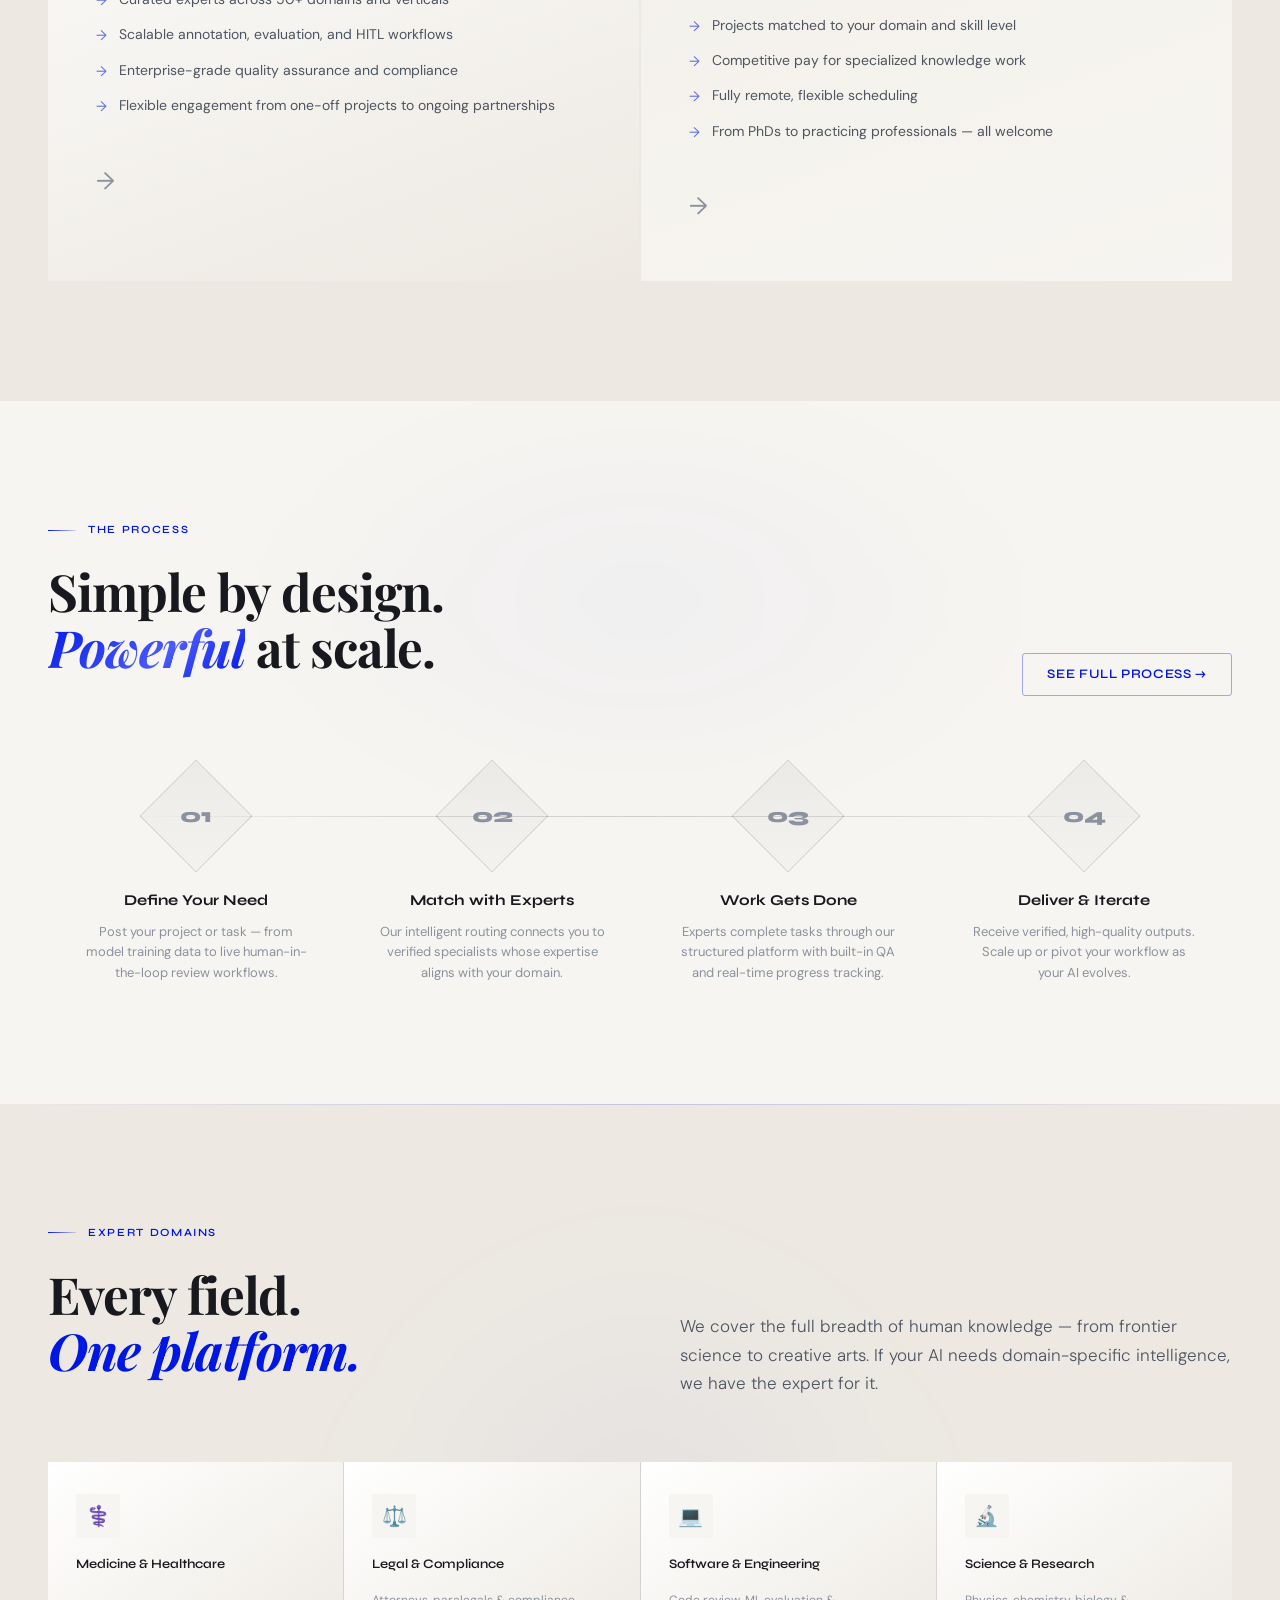
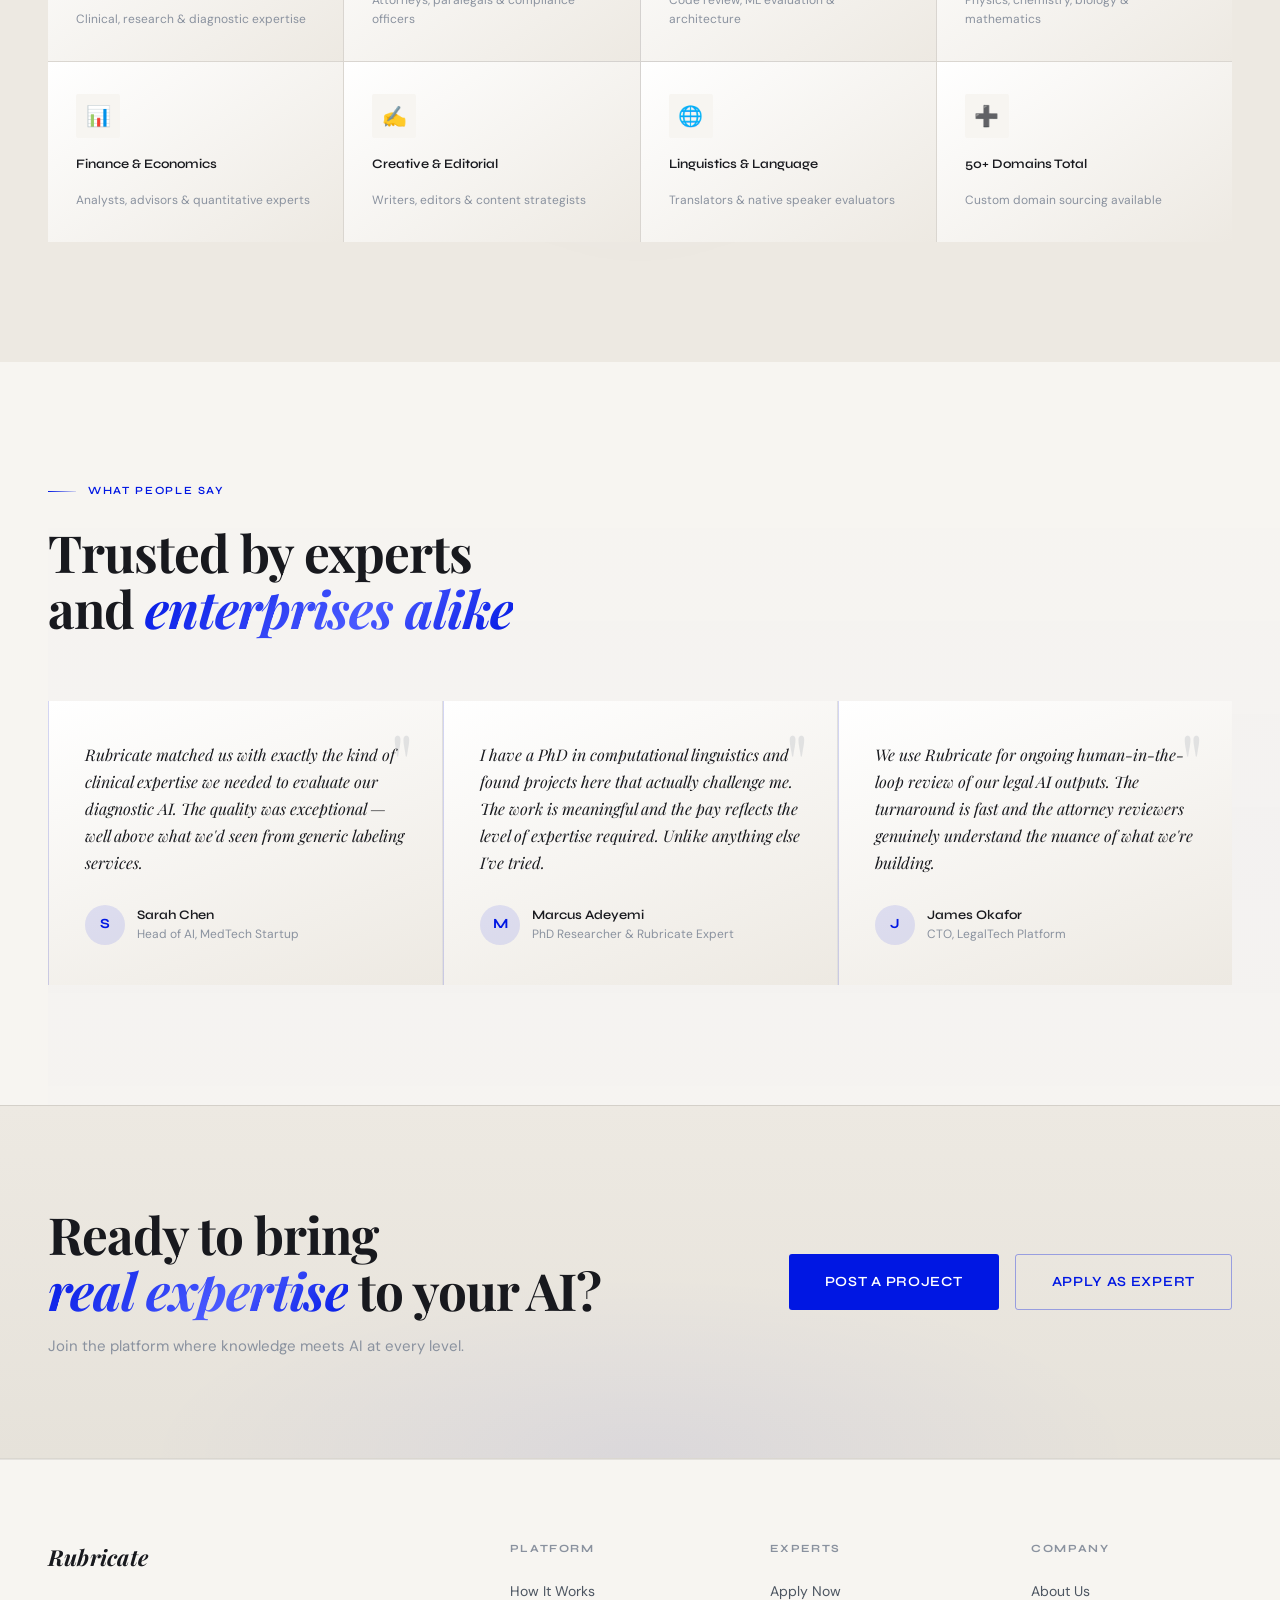
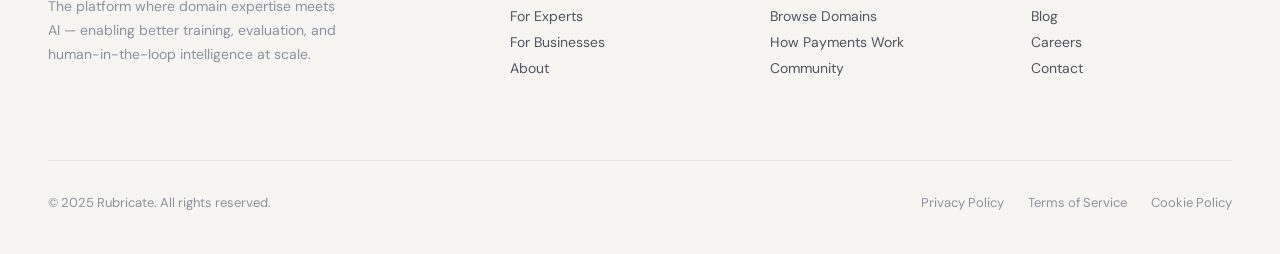
<file: rubricate/index-light.html>
<!DOCTYPE html>
<html lang="en">
<head>
<meta charset="UTF-8">
<meta name="viewport" content="width=device-width, initial-scale=1.0">
<title>Rubricate — Where Expertise Meets AI</title>
<link rel="preconnect" href="https://fonts.googleapis.com">
<link rel="preconnect" href="https://fonts.gstatic.com" crossorigin>
<link href="https://fonts.googleapis.com/css2?family=Playfair+Display:ital,wght@0,400;0,600;0,700;1,400;1,600&family=Syne:wght@400;500;600;700;800&family=DM+Sans:ital,opsz,wght@0,9..40,300;0,9..40,400;0,9..40,500;1,9..40,300&display=swap" rel="stylesheet">
  <link rel="stylesheet" href="css/index-light.css">
</head>
<body>

<!-- ── NAV ── -->
<nav id="nav">
  <a href="index-light.html" class="nav-logo">
    <span class="nav-logo-mark">R</span>
    Rubricate
  </a>
  <ul class="nav-links">
    <li><a href="how-it-works.html">How It Works</a></li>
    <li><a href="for-experts.html">For Experts</a></li>
    <li><a href="for-businesses.html">For Businesses</a></li>
    <li><a href="about.html">About</a></li>
  </ul>
  <div class="nav-cta">
    <a href="https://app.rubricate.net/talent/sign_in" class="btn btn-ghost">Apply as Expert</a>
    <a href="https://app.rubricate.net/company/sign_in" class="btn btn-primary">Hire Experts</a>
  </div>
</nav>

<!-- ── HERO ── -->
<section class="hero">
  <div class="hero-grid-bg"></div>
  <div class="hero-orb-1"></div>
  <div class="hero-orb-2"></div>
  <div class="hero-mesh"></div>

  <div class="hero-content">
    <div class="hero-eyebrow">AI Training & Human Intelligence Platform</div>
    <h1 class="hero-title">
      Human expertise<br>
      <em class="grad-text" style="-webkit-text-fill-color:transparent;background:linear-gradient(135deg,#0017E3 0%,#4A5AFF 60%,#0017E3 100%);-webkit-background-clip:text;background-clip:text;">powering</em> better AI.
      <span class="line-2">At scale.</span>
    </h1>
    <p class="hero-sub">Rubricate connects world-class domain experts with AI companies and enterprises that need the human edge — for training, evaluation, and human-in-the-loop workflows.</p>
    <div class="hero-actions">
      <div style="display:flex; flex-direction:column; gap:8px;">
        <div style="display:flex; gap:12px;">
          <a href="for-businesses.html" class="btn btn-primary btn-lg">Post a Project</a>
          <a href="https://app.rubricate.net/talent/sign_up" class="btn btn-ghost btn-lg">Become an Expert</a>
        </div>
        <div class="hero-split-cta">
          <a href="https://app.rubricate.net/company/sign_in">Hire experts →</a>
          <span>·</span>
          <a href="for-experts.html">Earn from your knowledge →</a>
        </div>
      </div>
    </div>
  </div>

  <div class="hero-scroll">
    <div class="scroll-line"></div>
    <span>Scroll</span>
  </div>
</section>

<!-- ── MARQUEE ── -->
<div class="marquee-section">
  <div class="marquee-track">
    <span class="marquee-item">AI Data Labeling</span>
    <span class="marquee-item">RLHF Annotation</span>
    <span class="marquee-item">Medical Expert Review</span>
    <span class="marquee-item">Legal Document Analysis</span>
    <span class="marquee-item">Code Evaluation</span>
    <span class="marquee-item">Creative Writing QA</span>
    <span class="marquee-item">Model Red-Teaming</span>
    <span class="marquee-item">Human-in-the-Loop Tasks</span>
    <span class="marquee-item">Safety Evaluation</span>
    <span class="marquee-item">Reasoning Benchmarks</span>
    <span class="marquee-item">AI Data Labeling</span>
    <span class="marquee-item">RLHF Annotation</span>
    <span class="marquee-item">Medical Expert Review</span>
    <span class="marquee-item">Legal Document Analysis</span>
    <span class="marquee-item">Code Evaluation</span>
    <span class="marquee-item">Creative Writing QA</span>
    <span class="marquee-item">Model Red-Teaming</span>
    <span class="marquee-item">Human-in-the-Loop Tasks</span>
    <span class="marquee-item">Safety Evaluation</span>
    <span class="marquee-item">Reasoning Benchmarks</span>
  </div>
</div>

<!-- ── DUAL AUDIENCE ── -->
<section class="dual-audience" style="position:relative;">
  <div class="container">
    <div class="reveal">
      <div class="section-label">Two sides, one platform</div>
      <h2 class="section-title">Built for those who <em style="background:linear-gradient(135deg,#0017E3 0%,#4A5AFF 60%,#0017E3 100%);-webkit-background-clip:text;-webkit-text-fill-color:transparent;background-clip:text;">build AI</em><br>and those who <em style="background:linear-gradient(135deg,#0017E3 0%,#4A5AFF 60%,#0017E3 100%);-webkit-background-clip:text;-webkit-text-fill-color:transparent;background-clip:text;">know their field</em></h2>
    </div>
    <div class="dual-grid reveal">
      <a href="for-businesses.html" class="audience-card">
        <div class="audience-tag">For Businesses</div>
        <h3 class="audience-title">Access verified domain intelligence on demand</h3>
        <p class="audience-desc">Whether you're training a frontier model or need human validation on AI outputs, Rubricate delivers the expert knowledge your pipelines demand.</p>
        <ul class="audience-list">
          <li>Curated experts across 50+ domains and verticals</li>
          <li>Scalable annotation, evaluation, and HITL workflows</li>
          <li>Enterprise-grade quality assurance and compliance</li>
          <li>Flexible engagement from one-off projects to ongoing partnerships</li>
        </ul>
        <span class="audience-arrow">→</span>
      </a>
      <a href="for-experts.html" class="audience-card">
        <div class="audience-tag">For Experts</div>
        <h3 class="audience-title">Monetize your expertise. Shape the future.</h3>
        <p class="audience-desc">Your specialized knowledge is the most valuable ingredient in AI training. Rubricate lets you work on meaningful projects that match your background — on your schedule.</p>
        <ul class="audience-list">
          <li>Projects matched to your domain and skill level</li>
          <li>Competitive pay for specialized knowledge work</li>
          <li>Fully remote, flexible scheduling</li>
          <li>From PhDs to practicing professionals — all welcome</li>
        </ul>
        <span class="audience-arrow">→</span>
      </a>
    </div>
  </div>
</section>

<!-- ── HOW IT WORKS PREVIEW ── -->
<section class="how-preview" style="position:relative;overflow:hidden;">
  <div style="position:absolute;width:800px;height:400px;border-radius:50%;background:radial-gradient(ellipse,rgba(0,23,227,0.03) 0%,transparent 70%);top:0;left:50%;transform:translateX(-50%);pointer-events:none;filter:blur(60px);z-index:0;"></div>
  <div class="container" style="position:relative;z-index:1;">
    <div class="how-preview-header reveal">
      <div>
        <div class="section-label">The Process</div>
        <h2 class="section-title">Simple by design.<br><em style="background:linear-gradient(135deg,#0017E3 0%,#4A5AFF 60%,#0017E3 100%);-webkit-background-clip:text;-webkit-text-fill-color:transparent;background-clip:text;">Powerful</em> at scale.</h2>
      </div>
      <a href="how-it-works.html" class="btn btn-ghost">See full process →</a>
    </div>

    <div class="steps-flow reveal">
      <div class="step-card">
        <div class="step-number-wrap">
          <div class="step-number-bg"></div>
          <span class="step-num">01</span>
        </div>
        <div class="step-title">Define Your Need</div>
        <p class="step-desc">Post your project or task — from model training data to live human-in-the-loop review workflows.</p>
      </div>
      <div class="step-card">
        <div class="step-number-wrap">
          <div class="step-number-bg"></div>
          <span class="step-num">02</span>
        </div>
        <div class="step-title">Match with Experts</div>
        <p class="step-desc">Our intelligent routing connects you to verified specialists whose expertise aligns with your domain.</p>
      </div>
      <div class="step-card">
        <div class="step-number-wrap">
          <div class="step-number-bg"></div>
          <span class="step-num">03</span>
        </div>
        <div class="step-title">Work Gets Done</div>
        <p class="step-desc">Experts complete tasks through our structured platform with built-in QA and real-time progress tracking.</p>
      </div>
      <div class="step-card">
        <div class="step-number-wrap">
          <div class="step-number-bg"></div>
          <span class="step-num">04</span>
        </div>
        <div class="step-title">Deliver & Iterate</div>
        <p class="step-desc">Receive verified, high-quality outputs. Scale up or pivot your workflow as your AI evolves.</p>
      </div>
    </div>
  </div>
</section>

<!-- ── DOMAINS ── -->
<section class="domains-section" style="position:relative;overflow:hidden;">
  <div style="position:absolute;width:600px;height:600px;border-radius:50%;background:radial-gradient(circle,rgba(0,23,227,0.04) 0%,transparent 70%);top:50%;left:50%;transform:translate(-50%,-50%);pointer-events:none;filter:blur(80px);z-index:0;"></div>
  <div class="container" style="position:relative;z-index:1;">
    <div class="domains-header reveal">
      <div>
        <div class="section-label">Expert Domains</div>
        <h2 class="section-title">Every field.<br><em>One platform.</em></h2>
      </div>
      <p class="section-sub">We cover the full breadth of human knowledge — from frontier science to creative arts. If your AI needs domain-specific intelligence, we have the expert for it.</p>
    </div>

    <div class="domains-grid reveal">
      <div class="domain-tile">
        <div class="domain-icon">⚕️</div>
        <div class="domain-name">Medicine & Healthcare</div>
        <div class="domain-count">Clinical, research & diagnostic expertise</div>
      </div>
      <div class="domain-tile">
        <div class="domain-icon">⚖️</div>
        <div class="domain-name">Legal & Compliance</div>
        <div class="domain-count">Attorneys, paralegals & compliance officers</div>
      </div>
      <div class="domain-tile">
        <div class="domain-icon">💻</div>
        <div class="domain-name">Software & Engineering</div>
        <div class="domain-count">Code review, ML evaluation & architecture</div>
      </div>
      <div class="domain-tile">
        <div class="domain-icon">🔬</div>
        <div class="domain-name">Science & Research</div>
        <div class="domain-count">Physics, chemistry, biology & mathematics</div>
      </div>
      <div class="domain-tile">
        <div class="domain-icon">📊</div>
        <div class="domain-name">Finance & Economics</div>
        <div class="domain-count">Analysts, advisors & quantitative experts</div>
      </div>
      <div class="domain-tile">
        <div class="domain-icon">✍️</div>
        <div class="domain-name">Creative & Editorial</div>
        <div class="domain-count">Writers, editors & content strategists</div>
      </div>
      <div class="domain-tile">
        <div class="domain-icon">🌐</div>
        <div class="domain-name">Linguistics & Language</div>
        <div class="domain-count">Translators & native speaker evaluators</div>
      </div>
      <div class="domain-tile domain-bg-accent">
        <div class="domain-icon">➕</div>
        <div class="domain-name">50+ Domains Total</div>
        <div class="domain-count">Custom domain sourcing available</div>
      </div>
    </div>
  </div>
</section>

<!-- ── TESTIMONIALS ── -->
<section class="testimonials-section" style="position:relative;overflow:hidden;">
  <div style="position:absolute;width:100%;height:100%;background:linear-gradient(180deg,transparent 0%,rgba(0,23,227,0.015) 50%,transparent 100%);pointer-events:none;z-index:0;"></div>
  <div class="container" style="position:relative;z-index:1;">
    <div class="testimonials-header reveal">
      <div class="section-label">What people say</div>
      <h2 class="section-title">Trusted by experts<br>and <em style="background:linear-gradient(135deg,#0017E3 0%,#4A5AFF 60%,#0017E3 100%);-webkit-background-clip:text;-webkit-text-fill-color:transparent;background-clip:text;">enterprises alike</em></h2>
    </div>

    <div class="testimonials-track reveal">
      <div class="testimonial-card">
        <p class="testimonial-text">Rubricate matched us with exactly the kind of clinical expertise we needed to evaluate our diagnostic AI. The quality was exceptional — well above what we'd seen from generic labeling services.</p>
        <div class="testimonial-author">
          <div class="author-avatar">S</div>
          <div>
            <div class="author-name">Sarah Chen</div>
            <div class="author-role">Head of AI, MedTech Startup</div>
          </div>
        </div>
      </div>
      <div class="testimonial-card">
        <p class="testimonial-text">I have a PhD in computational linguistics and found projects here that actually challenge me. The work is meaningful and the pay reflects the level of expertise required. Unlike anything else I've tried.</p>
        <div class="testimonial-author">
          <div class="author-avatar">M</div>
          <div>
            <div class="author-name">Marcus Adeyemi</div>
            <div class="author-role">PhD Researcher & Rubricate Expert</div>
          </div>
        </div>
      </div>
      <div class="testimonial-card">
        <p class="testimonial-text">We use Rubricate for ongoing human-in-the-loop review of our legal AI outputs. The turnaround is fast and the attorney reviewers genuinely understand the nuance of what we're building.</p>
        <div class="testimonial-author">
          <div class="author-avatar">J</div>
          <div>
            <div class="author-name">James Okafor</div>
            <div class="author-role">CTO, LegalTech Platform</div>
          </div>
        </div>
      </div>
    </div>
  </div>
</section>

<!-- ── CTA BAND ── -->
<div class="cta-band">
  <div class="container">
    <div>
      <h2 class="cta-band-title">Ready to bring<br><em>real expertise</em> to your AI?</h2>
      <p style="color: var(--text-3); margin-top:16px; font-size:15px;">Join the platform where knowledge meets AI at every level.</p>
    </div>
    <div class="cta-band-actions">
      <a href="for-businesses.html" class="btn btn-primary btn-lg">Post a Project</a>
      <a href="https://app.rubricate.net/talent/sign_in" class="btn btn-ghost btn-lg">Apply as Expert</a>
    </div>
  </div>
</div>

<!-- ── FOOTER ── -->
<footer>
  <div class="footer-grid">
    <div class="footer-brand">
      <a href="index-light.html" class="nav-logo" style="text-decoration:none;">
        <span class="nav-logo-mark">R</span>
        Rubricate
      </a>
      <p>The platform where domain expertise meets AI — enabling better training, evaluation, and human-in-the-loop intelligence at scale.</p>
    </div>
    <div>
      <div class="footer-col-title">Platform</div>
      <ul class="footer-links">
        <li><a href="how-it-works.html">How It Works</a></li>
        <li><a href="for-experts.html">For Experts</a></li>
        <li><a href="for-businesses.html">For Businesses</a></li>
        <li><a href="about.html">About</a></li>
      </ul>
    </div>
    <div>
      <div class="footer-col-title">Experts</div>
      <ul class="footer-links">
        <li><a href="https://app.rubricate.net/talent/sign_in">Apply Now</a></li>
        <li><a href="for-experts.html#domains">Browse Domains</a></li>
        <li><a href="how-it-works.html">How Payments Work</a></li>
        <li><a href="#">Community</a></li>
      </ul>
    </div>
    <div>
      <div class="footer-col-title">Company</div>
      <ul class="footer-links">
        <li><a href="about.html">About Us</a></li>
        <li><a href="#">Blog</a></li>
        <li><a href="#">Careers</a></li>
        <li><a href="#">Contact</a></li>
      </ul>
    </div>
  </div>
  <div class="footer-bottom">
    <p>© 2025 Rubricate. All rights reserved.</p>
    <div class="footer-legal">
      <a href="#">Privacy Policy</a>
      <a href="#">Terms of Service</a>
      <a href="#">Cookie Policy</a>
    </div>
  </div>
</footer>

<script src="js/index.js"></script>
</body>
</html>
</file>
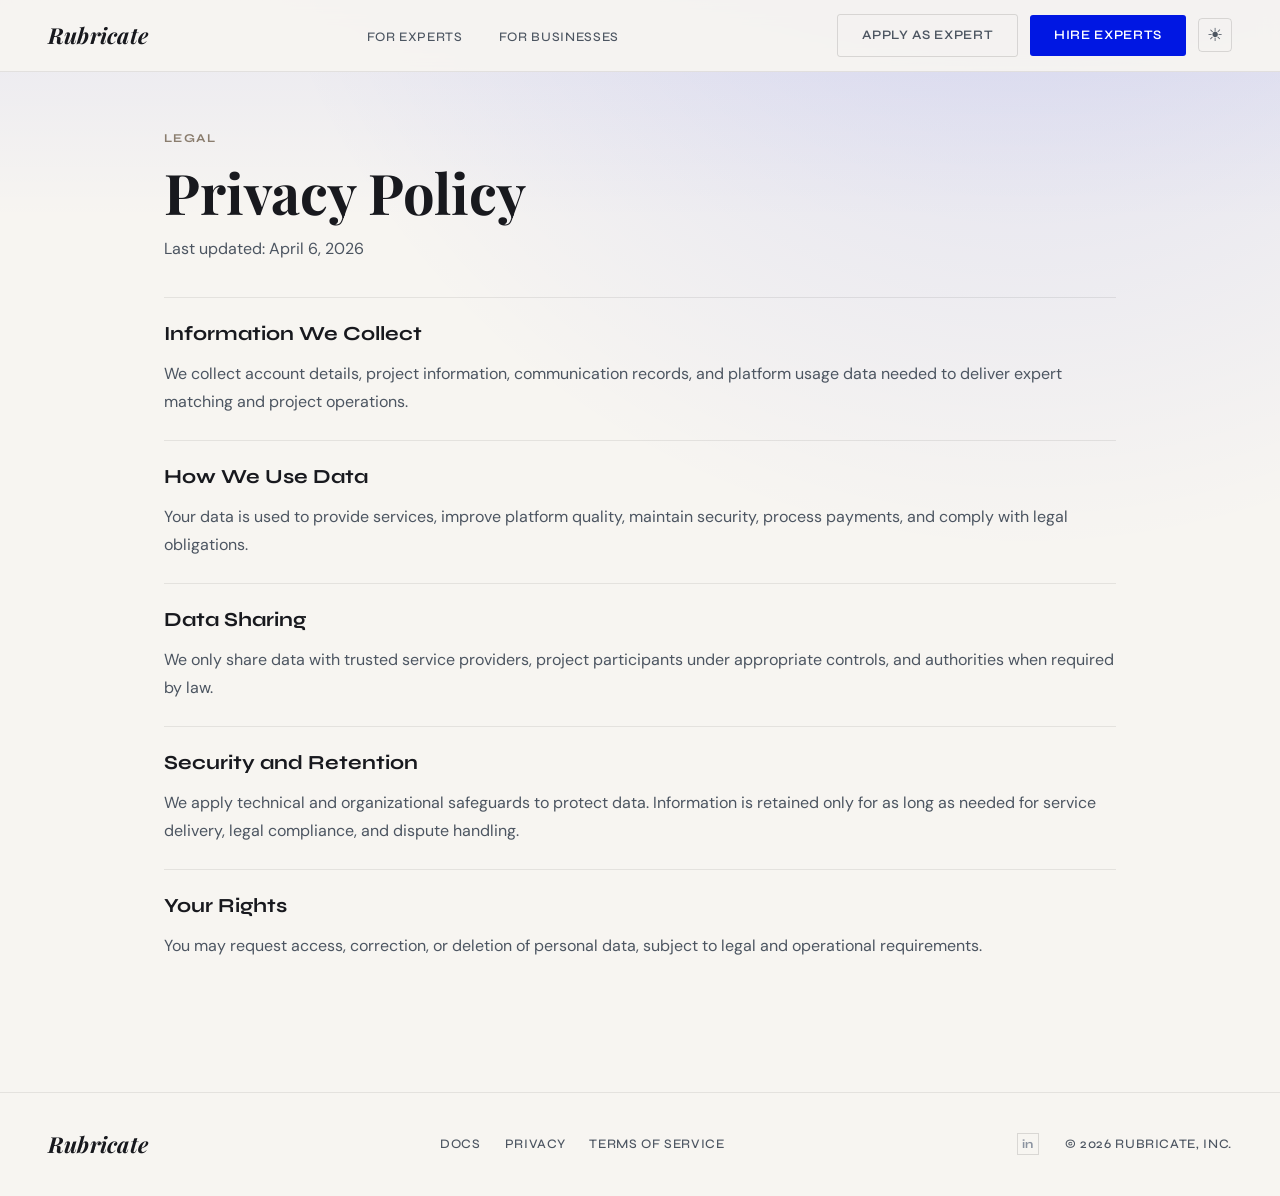
<file: rubricate/privacy.html>
<!DOCTYPE html>
<html lang="en">
<head>
  <script>!function(){var t=localStorage.getItem("rubricate-theme")||"light";document.documentElement.setAttribute("data-theme",t)}();</script>
  <meta charset="UTF-8">
  <meta name="viewport" content="width=device-width, initial-scale=1.0">
  <title>Privacy Policy - Rubricate</title>
  <meta name="description" content="Rubricate's privacy policy explains how we collect, use, and protect your personal information on our expertise platform.">
  <meta name="keywords" content="privacy policy, data protection, personal information, privacy, user data">
  <link rel="preconnect" href="https://fonts.googleapis.com">
  <link rel="preconnect" href="https://fonts.gstatic.com" crossorigin>
  <link href="https://fonts.googleapis.com/css2?family=Playfair+Display:ital,wght@0,400;0,600;0,700;1,400;1,600&family=Syne:wght@400;500;600;700;800&family=DM+Sans:ital,opsz,wght@0,9..40,300;0,9..40,400;0,9..40,500;1,9..40,300&display=swap" rel="stylesheet">
  <link rel="stylesheet" href="css/legal.css">
</head>
<body data-header-cta="app">
  <div id="site-header"></div>

  <main class="legal-main">
    <p class="legal-kicker">Legal</p>
    <h1>Privacy Policy</h1>
    <p class="legal-updated">Last updated: April 6, 2026</p>

    <section>
      <h2>Information We Collect</h2>
      <p>We collect account details, project information, communication records, and platform usage data needed to deliver expert matching and project operations.</p>
    </section>

    <section>
      <h2>How We Use Data</h2>
      <p>Your data is used to provide services, improve platform quality, maintain security, process payments, and comply with legal obligations.</p>
    </section>

    <section>
      <h2>Data Sharing</h2>
      <p>We only share data with trusted service providers, project participants under appropriate controls, and authorities when required by law.</p>
    </section>

    <section>
      <h2>Security and Retention</h2>
      <p>We apply technical and organizational safeguards to protect data. Information is retained only for as long as needed for service delivery, legal compliance, and dispute handling.</p>
    </section>

    <section>
      <h2>Your Rights</h2>
      <p>You may request access, correction, or deletion of personal data, subject to legal and operational requirements.</p>
    </section>
  </main>

  <div id="site-footer"></div>
  <script src="js/layout.js"></script>
  <script src="js/theme.js"></script>
</body>
</html>
</file>
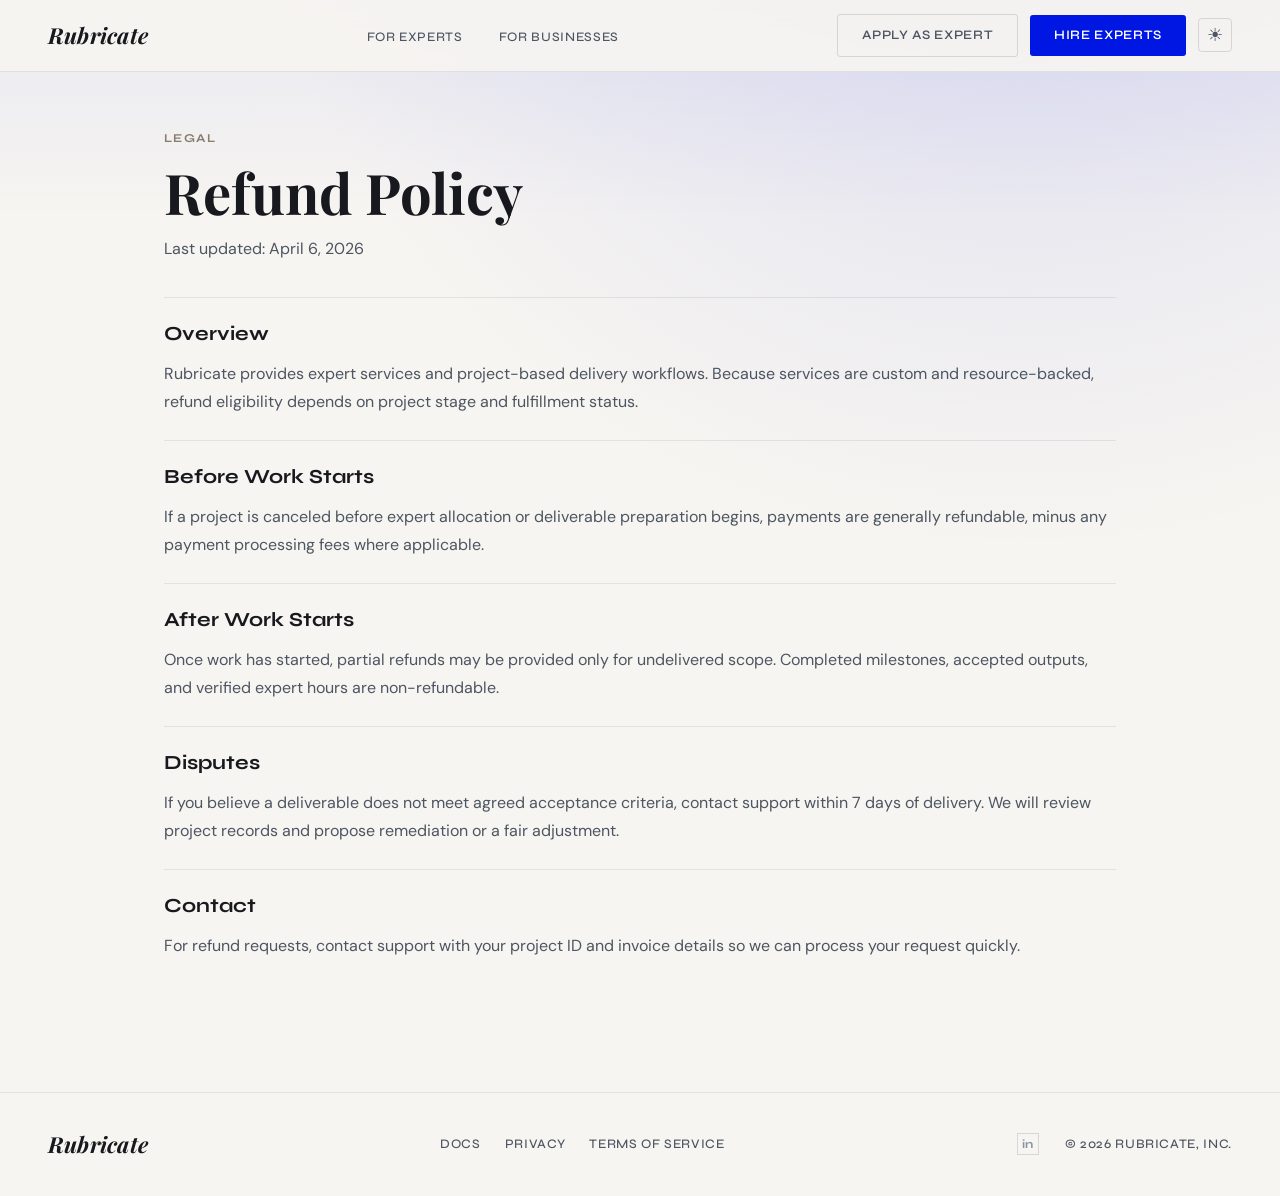
<file: rubricate/refund-policy.html>
<!DOCTYPE html>
<html lang="en">
<head>
  <script>!function(){var t=localStorage.getItem("rubricate-theme")||"light";document.documentElement.setAttribute("data-theme",t)}();</script>
  <meta charset="UTF-8">
  <meta name="viewport" content="width=device-width, initial-scale=1.0">
  <title>Refund Policy - Rubricate</title>
  <meta name="description" content="Learn about Rubricate's refund policy for experts and businesses. Transparent terms for all our platform users.">
  <meta name="keywords" content="refund policy, refund terms, platform policies, customer protection, money back guarantee">
  <link rel="preconnect" href="https://fonts.googleapis.com">
  <link rel="preconnect" href="https://fonts.gstatic.com" crossorigin>
  <link href="https://fonts.googleapis.com/css2?family=Playfair+Display:ital,wght@0,400;0,600;0,700;1,400;1,600&family=Syne:wght@400;500;600;700;800&family=DM+Sans:ital,opsz,wght@0,9..40,300;0,9..40,400;0,9..40,500;1,9..40,300&display=swap" rel="stylesheet">
  <link rel="stylesheet" href="css/legal.css">
</head>
<body data-header-cta="app">
  <div id="site-header"></div>

  <main class="legal-main">
    <p class="legal-kicker">Legal</p>
    <h1>Refund Policy</h1>
    <p class="legal-updated">Last updated: April 6, 2026</p>

    <section>
      <h2>Overview</h2>
      <p>Rubricate provides expert services and project-based delivery workflows. Because services are custom and resource-backed, refund eligibility depends on project stage and fulfillment status.</p>
    </section>

    <section>
      <h2>Before Work Starts</h2>
      <p>If a project is canceled before expert allocation or deliverable preparation begins, payments are generally refundable, minus any payment processing fees where applicable.</p>
    </section>

    <section>
      <h2>After Work Starts</h2>
      <p>Once work has started, partial refunds may be provided only for undelivered scope. Completed milestones, accepted outputs, and verified expert hours are non-refundable.</p>
    </section>

    <section>
      <h2>Disputes</h2>
      <p>If you believe a deliverable does not meet agreed acceptance criteria, contact support within 7 days of delivery. We will review project records and propose remediation or a fair adjustment.</p>
    </section>

    <section>
      <h2>Contact</h2>
      <p>For refund requests, contact support with your project ID and invoice details so we can process your request quickly.</p>
    </section>
  </main>

  <div id="site-footer"></div>
  <script src="js/layout.js"></script>
  <script src="js/theme.js"></script>
</body>
</html>
</file>
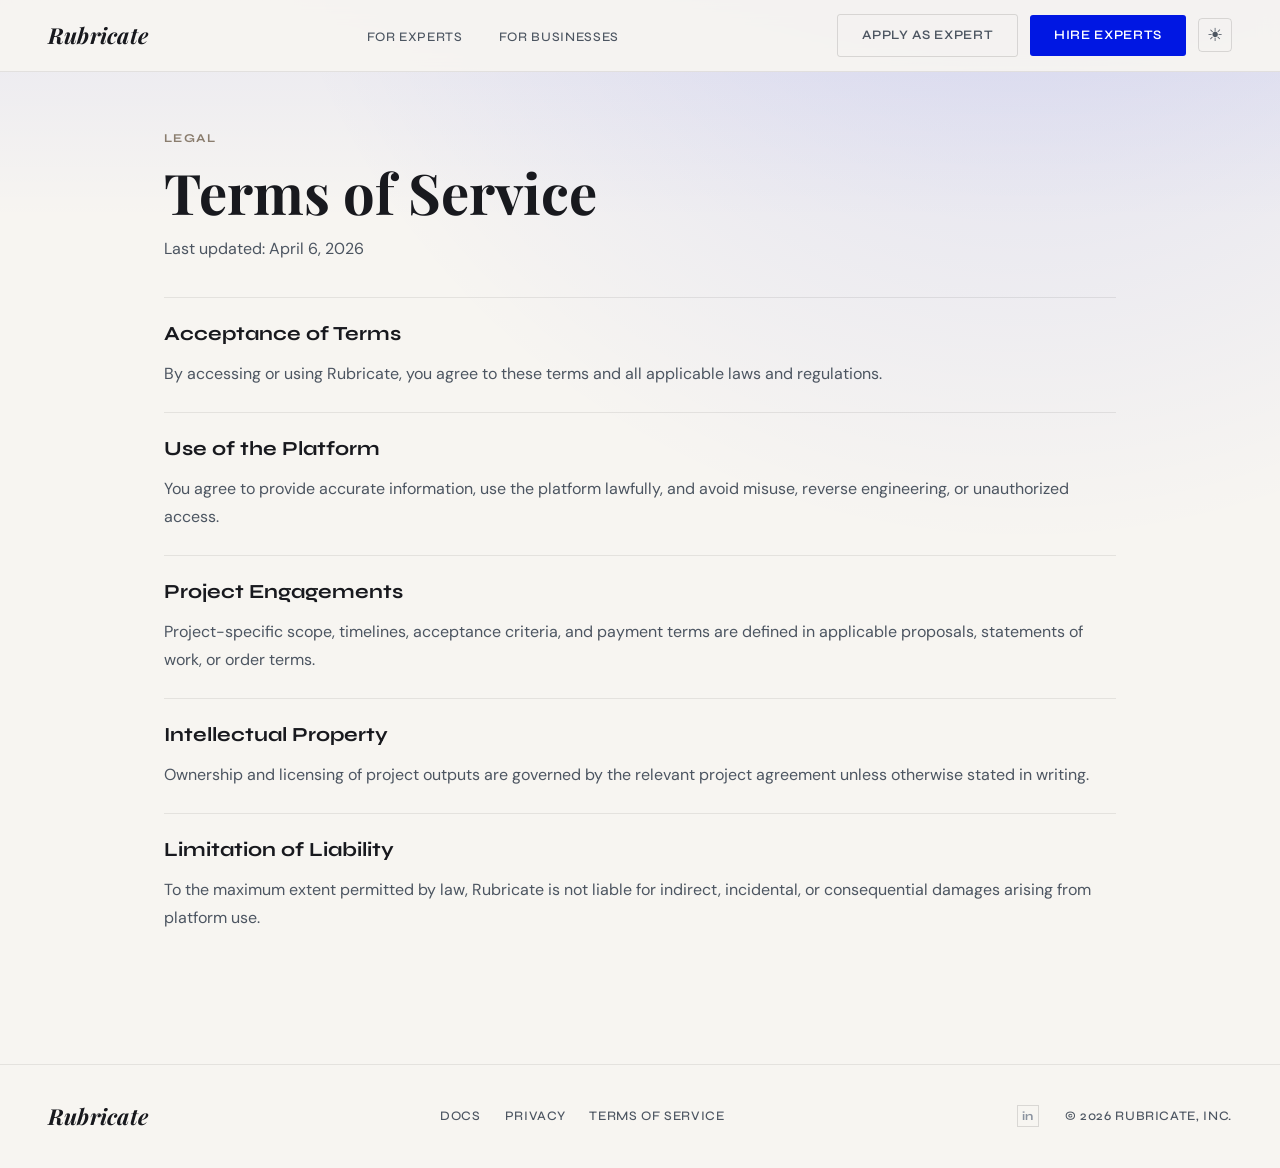
<file: rubricate/terms-of-service.html>
<!DOCTYPE html>
<html lang="en">
<head>
  <script>!function(){var t=localStorage.getItem("rubricate-theme")||"light";document.documentElement.setAttribute("data-theme",t)}();</script>
  <meta charset="UTF-8">
  <meta name="viewport" content="width=device-width, initial-scale=1.0">
  <title>Terms of Service - Rubricate</title>
  <meta name="description" content="Read Rubricate's terms of service governing the use of our AI training expertise platform and services.">
  <meta name="keywords" content="terms of service, terms and conditions, platform terms, user agreement, legal terms">
  <link rel="preconnect" href="https://fonts.googleapis.com">
  <link rel="preconnect" href="https://fonts.gstatic.com" crossorigin>
  <link href="https://fonts.googleapis.com/css2?family=Playfair+Display:ital,wght@0,400;0,600;0,700;1,400;1,600&family=Syne:wght@400;500;600;700;800&family=DM+Sans:ital,opsz,wght@0,9..40,300;0,9..40,400;0,9..40,500;1,9..40,300&display=swap" rel="stylesheet">
  <link rel="stylesheet" href="css/legal.css">
</head>
<body data-header-cta="app">
  <div id="site-header"></div>

  <main class="legal-main">
    <p class="legal-kicker">Legal</p>
    <h1>Terms of Service</h1>
    <p class="legal-updated">Last updated: April 6, 2026</p>

    <section>
      <h2>Acceptance of Terms</h2>
      <p>By accessing or using Rubricate, you agree to these terms and all applicable laws and regulations.</p>
    </section>

    <section>
      <h2>Use of the Platform</h2>
      <p>You agree to provide accurate information, use the platform lawfully, and avoid misuse, reverse engineering, or unauthorized access.</p>
    </section>

    <section>
      <h2>Project Engagements</h2>
      <p>Project-specific scope, timelines, acceptance criteria, and payment terms are defined in applicable proposals, statements of work, or order terms.</p>
    </section>

    <section>
      <h2>Intellectual Property</h2>
      <p>Ownership and licensing of project outputs are governed by the relevant project agreement unless otherwise stated in writing.</p>
    </section>

    <section>
      <h2>Limitation of Liability</h2>
      <p>To the maximum extent permitted by law, Rubricate is not liable for indirect, incidental, or consequential damages arising from platform use.</p>
    </section>
  </main>

  <div id="site-footer"></div>
  <script src="js/layout.js"></script>
  <script src="js/theme.js"></script>
</body>
</html>
</file>
<file: rubricate/css/index.css>
/* Rubricate — index.css */
:root {
    --bg: #F7F5F1;
    --bg-2: #EDE9E2;
    --bg-3: #F2EFE9;
    --surface: #FFFFFF;
    --surface-2: #F7F5F1;
    --border: rgba(0,0,0,0.08);
    --border-bright: rgba(0,0,0,0.12);
    --accent: #8A7D6E;
    --accent-2: #2C2520;
    --accent-glow: rgba(0,0,0,0.08);
    --gold: #8A7D6E;
    --gold-dim: rgba(200,195,188,0.08);
    --text: #18191E;
    --text-2: #4C5561;
    --text-3: #8A929F;
    --blue: #0017E3;
    --blue-dim: rgba(0,23,227,0.12);
    --blue-faint: rgba(0,23,227,0.06);
    --blue-glow: rgba(0,23,227,0.25);
    --font-display: 'Playfair Display', serif;
    --font-head: 'Syne', sans-serif;
    --font-body: 'DM Sans', sans-serif;
  }

  *, *::before, *::after { box-sizing: border-box; margin: 0; padding: 0; }

  html { scroll-behavior: smooth; }

  body {
    background: var(--bg);
    color: var(--text);
    font-family: var(--font-body);
    font-size: 16px;
    line-height: 1.6;
    overflow-x: hidden;
  }

  
  /* ══════════════════════════════════════════
     GRAIN SYSTEM — two-layer texture
  ══════════════════════════════════════════ */

  /* Layer 1: fine static grain — fixed, full viewport */
  body::before {
    content: '';
    position: fixed;
    inset: 0;
    background-image: url("data:image/svg+xml,%3Csvg xmlns='http://www.w3.org/2000/svg' width='300' height='300'%3E%3Cfilter id='grain'%3E%3CfeTurbulence type='fractalNoise' baseFrequency='0.75' numOctaves='4' stitchTiles='stitch'/%3E%3CfeColorMatrix type='saturate' values='0'/%3E%3C/filter%3E%3Crect width='300' height='300' filter='url(%23grain)' opacity='1'/%3E%3C/svg%3E");
    background-size: 200px 200px;
    pointer-events: none;
    z-index: 9999;
    opacity: 0.02;
    mix-blend-mode: multiply;
  }

  /* Layer 2: coarser animated grain — subtle drift */
  body::after {
    content: '';
    position: fixed;
    inset: -50%;
    width: 200%;
    height: 200%;
    background-image: url("data:image/svg+xml,%3Csvg xmlns='http://www.w3.org/2000/svg' width='500' height='500'%3E%3Cfilter id='g2'%3E%3CfeTurbulence type='turbulence' baseFrequency='0.45' numOctaves='2' seed='2' stitchTiles='stitch'/%3E%3CfeColorMatrix type='saturate' values='0'/%3E%3C/filter%3E%3Crect width='500' height='500' filter='url(%23g2)' opacity='1'/%3E%3C/svg%3E");
    background-size: 300px 300px;
    pointer-events: none;
    z-index: 9998;
    opacity: 0.02;
    mix-blend-mode: multiply;
    animation: grainDrift 8s steps(10) infinite;
  }

  @keyframes grainDrift {
    0%   { transform: translate(0, 0); }
    10%  { transform: translate(-2%, -3%); }
    20%  { transform: translate(3%, 1%); }
    30%  { transform: translate(-1%, 4%); }
    40%  { transform: translate(4%, -2%); }
    50%  { transform: translate(-3%, 3%); }
    60%  { transform: translate(2%, -4%); }
    70%  { transform: translate(-4%, 1%); }
    80%  { transform: translate(1%, 3%); }
    90%  { transform: translate(3%, -1%); }
    100% { transform: translate(0, 0); }
  }


  /* ── NAV ── */
  nav {
    position: fixed;
    top: 0; left: 0; right: 0;
    z-index: 900;
    padding: 0 48px;
    height: 72px;
    display: flex;
    align-items: center;
    justify-content: space-between;
    border-bottom: 1px solid transparent;
    transition: all 0.4s ease;
  }

  nav.scrolled {
    background: rgba(247,245,241,0.96);
    backdrop-filter: blur(20px);
    border-bottom-color: var(--border);
  }

  .nav-logo {
    font-family: var(--font-display);
    font-size: 22px;
    font-weight: 700;
    font-style: italic;
    letter-spacing: 0.01em;
    color: var(--text);
    text-decoration: none;
    display: flex;
    align-items: center;
    gap: 0;
  }

  .nav-logo-mark { display: none; }

  .nav-links {
    display: flex;
    align-items: center;
    gap: 36px;
    list-style: none;
  }

  .nav-links a {
    font-family: var(--font-head);
    font-size: 13px;
    font-weight: 500;
    letter-spacing: 0.05em;
    text-transform: uppercase;
    color: var(--text-2);
    text-decoration: none;
    transition: color 0.2s;
  }

  .nav-links a:hover { color: var(--text); }

  .nav-cta {
    display: flex;
    gap: 12px;
    align-items: center;
  }

  .btn {
    font-family: var(--font-head);
    font-size: 13px;
    font-weight: 600;
    letter-spacing: 0.05em;
    text-transform: uppercase;
    text-decoration: none;
    padding: 10px 24px;
    border-radius: 3px;
    transition: all 0.25s ease;
    cursor: pointer;
    border: none;
    display: inline-flex;
    align-items: center;
    gap: 8px;
  }

  .btn-ghost {
    color: #7B8FFF;
    background: transparent;
    border: 1px solid rgba(0,23,227,0.45);
  }

  .btn-ghost:hover {
    color: #A0B0FF;
    border-color: rgba(0,23,227,0.7);
    background: rgba(0,23,227,0.08);
  }

  .btn-primary {
    background: var(--blue);
    color: #FFFFFF;
  }

  .btn-primary:hover {
    background: #1A30FF;
    color: #FFFFFF;
    transform: translateY(-1px);
    box-shadow: 0 8px 32px var(--accent-glow);
  }

  .btn-lg {
    padding: 16px 36px;
    font-size: 14px;
  }


  /* Hero gradient mesh */
  .hero-mesh {
    position: absolute;
    inset: 0;
    background:
      radial-gradient(ellipse 50% 80% at 80% 20%, rgba(0,23,227,0.06) 0%, transparent 55%),
      radial-gradient(ellipse 40% 60% at 10% 90%, rgba(0,23,227,0.04) 0%, transparent 50%),
      radial-gradient(ellipse 70% 40% at 50% 110%, rgba(200,195,188,0.04) 0%, transparent 60%);
    pointer-events: none;
    mix-blend-mode: screen;
  }
  /* ── HERO ── */
  .hero {
    min-height: 100vh;
    display: flex;
    flex-direction: column;
    justify-content: center;
    position: relative;
    padding: 120px 48px 80px;
    overflow: hidden;
  }

  .hero-grid-bg {
    position: absolute;
    inset: 0;
    background-image:
      linear-gradient(rgba(0,0,0,0.05) 1px, transparent 1px),
      linear-gradient(90deg, rgba(0,0,0,0.05) 1px, transparent 1px);
    background-size: 80px 80px;
    mask-image: radial-gradient(ellipse 80% 80% at 50% 50%, black 30%, transparent 100%);
  }

  .hero-orb-1 {
    position: absolute;
    width: 900px;
    height: 900px;
    border-radius: 50%;
    background: radial-gradient(circle, rgba(0,23,227,0.07) 0%, rgba(200,195,188,0.04) 50%, transparent 70%);
    top: -300px;
    right: -200px;
    pointer-events: none;
    filter: blur(40px);
  }

  .hero-orb-2 {
    position: absolute;
    width: 700px;
    height: 700px;
    border-radius: 50%;
    background: radial-gradient(circle, rgba(150,160,175,0.07) 0%, rgba(200,195,188,0.03) 40%, transparent 70%);
    bottom: -150px;
    left: 100px;
    pointer-events: none;
    filter: blur(60px);
  }

  .hero-content {
    position: relative;
    z-index: 2;
    max-width: 1200px;
    margin: 0 auto;
    width: 100%;
  }

  .hero-eyebrow {
    display: inline-flex;
    align-items: center;
    gap: 10px;
    font-family: var(--font-head);
    font-size: 11px;
    font-weight: 600;
    letter-spacing: 0.15em;
    text-transform: uppercase;
    color: var(--accent-2);
    margin-bottom: 32px;
    opacity: 0;
    animation: fadeUp 0.8s ease 0.2s forwards;
  }

  .hero-eyebrow::before {
    content: '';
    width: 40px;
    height: 1px;
    background: rgba(200,195,188,0.4);
  }

  .hero-title {
    font-family: var(--font-display);
    font-size: clamp(52px, 7vw, 100px);
    font-weight: 700;
    line-height: 1.0;
    letter-spacing: -0.02em;
    margin-bottom: 32px;
    opacity: 0;
    animation: fadeUp 0.8s ease 0.35s forwards;
  }

  .hero-title em {
    font-style: italic;
    color: var(--accent-2);
  }

  .hero-title .line-2 {
    display: block;
    color: var(--text-2);
  }

  .hero-sub {
    font-size: 18px;
    font-weight: 300;
    color: var(--text-2);
    max-width: 520px;
    line-height: 1.7;
    margin-bottom: 52px;
    opacity: 0;
    animation: fadeUp 0.8s ease 0.5s forwards;
  }

  .hero-actions {
    display: flex;
    gap: 16px;
    flex-wrap: wrap;
    opacity: 0;
    animation: fadeUp 0.8s ease 0.65s forwards;
  }

  .hero-split-cta {
    display: flex;
    gap: 12px;
    align-items: center;
    font-size: 13px;
    color: var(--text-3);
  }

  .hero-split-cta a {
    color: var(--text-2);
    text-decoration: none;
    font-weight: 500;
    transition: color 0.2s;
  }

  .hero-split-cta a:hover { color: var(--text); }

  .hero-scroll {
    position: absolute;
    bottom: 48px;
    left: 50%;
    transform: translateX(-50%);
    display: flex;
    flex-direction: column;
    align-items: center;
    gap: 8px;
    opacity: 0;
    animation: fadeIn 1s ease 1.2s forwards;
  }

  .hero-scroll span {
    font-family: var(--font-head);
    font-size: 10px;
    letter-spacing: 0.15em;
    text-transform: uppercase;
    color: var(--text-3);
  }

  .scroll-line {
    width: 1px;
    height: 48px;
    background: linear-gradient(to bottom, rgba(200,195,188,0.5), transparent);
    animation: scrollPulse 2s ease-in-out infinite;
  }

  /* ── MARQUEE ── */
  .marquee-section {
    border-top: 1px solid var(--border);
    border-bottom: 1px solid var(--border);
    padding: 20px 0;
    overflow: hidden;
    background: var(--bg-2);
  }

  .marquee-track {
    display: flex;
    gap: 60px;
    animation: marquee 30s linear infinite;
    width: max-content;
  }

  .marquee-item {
    font-family: var(--font-head);
    font-size: 11px;
    font-weight: 600;
    letter-spacing: 0.15em;
    text-transform: uppercase;
    color: var(--text-3);
    white-space: nowrap;
    display: flex;
    align-items: center;
    gap: 16px;
  }

  .marquee-item::after {
    content: '◆';
    font-size: 6px;
    color: rgba(200,195,188,0.3);
  }

  /* ── SECTIONS ── */
  section { padding: 120px 48px; }

  .container {
    max-width: 1200px;
    margin: 0 auto;
  }

  .section-label {
    font-family: var(--font-head);
    font-size: 11px;
    font-weight: 600;
    letter-spacing: 0.15em;
    text-transform: uppercase;
    color: var(--accent-2);
    display: flex;
    align-items: center;
    gap: 12px;
    margin-bottom: 24px;
  }

  .section-label::before {
    content: '';
    width: 28px;
    height: 1px;
    background: var(--accent);
  }

  .section-title {
    font-family: var(--font-display);
    font-size: clamp(36px, 4vw, 56px);
    font-weight: 700;
    line-height: 1.1;
    letter-spacing: -0.02em;
    margin-bottom: 20px;
  }

  .section-title em {
    font-style: italic;
    color: var(--accent-2);
  }

  .section-sub {
    font-size: 17px;
    color: var(--text-2);
    max-width: 560px;
    line-height: 1.7;
    font-weight: 300;
  }

  /* ── DUAL AUDIENCE ── */
  .dual-audience {
    background: var(--bg-2);
  }

  .dual-grid {
    display: grid;
    grid-template-columns: 1fr 1fr;
    gap: 2px;
    margin-top: 64px;
  }

  .audience-card {
    padding: 56px 48px;
    position: relative;
    overflow: hidden;
    text-decoration: none;
    color: inherit;
    display: block;
    transition: all 0.4s ease;
  }

  .audience-card:first-child {
    background: var(--surface);
  }

  .audience-card:last-child {
    background: var(--bg-3);
  }

  .audience-card::before {
    content: '';
    position: absolute;
    top: 0; left: 0; right: 0;
    height: 2px;
    background: transparent;
    transition: background 0.3s;
  }

  .audience-card:hover::before {
    background: linear-gradient(to right, var(--accent), rgba(200,195,188,0.3));
  }

  .audience-card:hover {
    transform: translateY(-4px);
  }

  .audience-tag {
    font-family: var(--font-head);
    font-size: 10px;
    font-weight: 700;
    letter-spacing: 0.2em;
    text-transform: uppercase;
    color: var(--accent-2);
    margin-bottom: 28px;
    display: flex;
    align-items: center;
    gap: 0;
  }

  .audience-tag::before {
    content: '';
    width: 20px;
    height: 1px;
    background: rgba(200,195,188,0.35);
  }

  .audience-title {
    font-family: var(--font-display);
    font-size: 36px;
    font-weight: 700;
    line-height: 1.1;
    margin-bottom: 20px;
    letter-spacing: -0.02em;
  }

  .audience-desc {
    color: var(--text-2);
    font-size: 15px;
    line-height: 1.7;
    font-weight: 300;
    margin-bottom: 40px;
  }

  .audience-list {
    list-style: none;
    display: flex;
    flex-direction: column;
    gap: 12px;
    margin-bottom: 44px;
  }

  .audience-list li {
    font-size: 14px;
    color: var(--text-2);
    display: flex;
    align-items: flex-start;
    gap: 12px;
  }

  .audience-list li::before {
    content: '→';
    color: rgba(200,195,188,0.6);
    flex-shrink: 0;
    margin-top: 1px;
  }

  .audience-arrow {
    font-size: 24px;
    color: var(--text-3);
    transition: all 0.3s ease;
    display: inline-block;
  }

  .audience-card:hover .audience-arrow {
    color: var(--accent-2);
    transform: translateX(6px);
  }

  /* ── HOW IT WORKS PREVIEW ── */
  .how-preview {
    position: relative;
  }

  .how-preview-header {
    display: flex;
    justify-content: space-between;
    align-items: flex-end;
    margin-bottom: 80px;
    flex-wrap: wrap;
    gap: 32px;
  }

  .steps-flow {
    display: grid;
    grid-template-columns: repeat(4, 1fr);
    gap: 0;
    position: relative;
  }

  .steps-flow::before {
    content: '';
    position: absolute;
    top: 40px;
    left: 80px;
    right: 80px;
    height: 1px;
    background: linear-gradient(to right, transparent, var(--border-bright), rgba(200,195,188,0.4), var(--border-bright), transparent);
  }

  .step-card {
    padding: 0 32px;
    padding-top: 0;
    text-align: center;
    position: relative;
  }

  .step-number-wrap {
    width: 80px;
    height: 80px;
    margin: 0 auto 32px;
    position: relative;
    display: flex;
    align-items: center;
    justify-content: center;
  }

  .step-number-bg {
    position: absolute;
    inset: 0;
    border: 1px solid var(--border-bright);
    background: var(--surface);
    transform: rotate(45deg);
    transition: all 0.3s ease;
  }

  .step-card:hover .step-number-bg {
    border-color: var(--accent);
    background: rgba(200,195,188,0.05);
  }

  .step-num {
    font-family: var(--font-head);
    font-size: 20px;
    font-weight: 800;
    color: var(--text-3);
    position: relative;
    z-index: 1;
    transition: color 0.3s;
  }

  .step-card:hover .step-num { color: var(--text); }

  .step-title {
    font-family: var(--font-head);
    font-size: 15px;
    font-weight: 700;
    margin-bottom: 10px;
    color: var(--text);
  }

  .step-desc {
    font-size: 13px;
    color: var(--text-3);
    line-height: 1.6;
  }

  /* ── DOMAINS ── */
  .domains-section {
    background: var(--bg-2);
  }

  .domains-header {
    display: grid;
    grid-template-columns: 1fr 1fr;
    gap: 80px;
    margin-bottom: 64px;
    align-items: end;
  }

  .domains-grid {
    display: grid;
    grid-template-columns: repeat(4, 1fr);
    gap: 1px;
    background: var(--border);
  }

  .domain-tile {
    background: var(--surface);
    padding: 32px 28px;
    display: flex;
    flex-direction: column;
    gap: 16px;
    transition: background 0.3s;
    cursor: default;
  }

  .domain-tile:hover {
    background: var(--surface-2);
  }

  .domain-icon {
    width: 44px;
    height: 44px;
    background: var(--surface-2);
    border-radius: 2px;
    display: flex;
    align-items: center;
    justify-content: center;
    font-size: 20px;
    transition: background 0.3s;
  }

  .domain-tile:hover .domain-icon {
    background: rgba(200,195,188,0.06);
  }

  .domain-name {
    font-family: var(--font-head);
    font-size: 13px;
    font-weight: 600;
    color: var(--text);
  }

  .domain-count {
    font-size: 12px;
    color: var(--text-3);
    margin-top: auto;
  }

  /* ── TESTIMONIALS ── */
  .testimonials-section {
    overflow: hidden;
  }

  .testimonials-header {
    margin-bottom: 64px;
  }

  .testimonials-track {
    display: grid;
    grid-template-columns: repeat(3, 1fr);
    gap: 1px;
    background: var(--border);
  }

  .testimonial-card {
    background: var(--surface);
    padding: 40px 36px;
    position: relative;
  }

  .testimonial-card::before {
    content: '"';
    font-family: var(--font-display);
    font-size: 80px;
    color: var(--text-2);
    opacity: 0.15;
    position: absolute;
    top: 20px;
    right: 28px;
    line-height: 1;
  }

  .testimonial-text {
    font-family: var(--font-display);
    font-size: 16px;
    font-style: italic;
    line-height: 1.7;
    color: var(--text);
    margin-bottom: 28px;
  }

  .testimonial-author {
    display: flex;
    align-items: center;
    gap: 12px;
  }

  .author-avatar {
    width: 40px;
    height: 40px;
    border-radius: 50%;
    background: var(--surface-2);
    display: flex;
    align-items: center;
    justify-content: center;
    font-family: var(--font-head);
    font-size: 14px;
    font-weight: 700;
    color: var(--accent-2);
  }

  .author-name {
    font-family: var(--font-head);
    font-size: 13px;
    font-weight: 600;
    color: var(--text);
  }

  .author-role {
    font-size: 12px;
    color: var(--text-3);
  }

  /* ── FAQ ── */
  .faq-section {
    background: var(--bg-2);
    border-top: 1px solid var(--border);
    border-bottom: 1px solid var(--border);
    padding: 96px 48px;
  }

  .faq-layout {
    display: grid;
    grid-template-columns: minmax(220px, 1fr) minmax(0, 2fr);
    gap: 80px;
    align-items: start;
  }

  .faq-sidebar {
    position: sticky;
    top: 100px;
  }

  .faq-sidebar p {
    font-size: 15px;
    color: var(--text-2);
    line-height: 1.7;
    margin-top: 16px;
  }

  .faq-list {
    display: flex;
    flex-direction: column;
    gap: 0;
  }

  .faq-item {
    border-bottom: 1px solid var(--border);
  }

  .faq-question {
    display: flex;
    justify-content: space-between;
    align-items: center;
    gap: 20px;
    padding: 24px 0;
    cursor: pointer;
  }

  .faq-q-text {
    font-family: var(--font-head);
    font-size: 15px;
    font-weight: 600;
    color: var(--text);
    line-height: 1.5;
  }

  .faq-toggle {
    color: var(--text-3);
    font-size: 20px;
    line-height: 1;
    flex-shrink: 0;
    transition: transform 0.25s ease, color 0.25s ease;
  }

  .faq-answer {
    max-height: 0;
    overflow: hidden;
    transition: max-height 0.35s ease;
  }

  .faq-answer p {
    font-size: 15px;
    color: var(--text-2);
    line-height: 1.7;
    padding-bottom: 24px;
  }

  .faq-item.open .faq-answer {
    max-height: 320px;
  }

  .faq-item.open .faq-toggle {
    transform: rotate(45deg);
    color: var(--text);
  }

  @media (max-width: 980px) {
    .faq-section {
      padding: 80px 24px;
    }

    .faq-layout {
      grid-template-columns: 1fr;
      gap: 28px;
    }

    .faq-sidebar {
      position: static;
    }

    .faq-q-text { font-size: 15px; }
  }

  /* ── CTA BAND ── */
  .cta-band {
    background: var(--bg-2);
    border-top: 1px solid var(--border);
    border-bottom: 1px solid var(--border);
    padding: 96px 48px;
    position: relative;
    overflow: hidden;
  }

  .cta-band::before {
    content: '';
    position: absolute;
    inset: 0;
    background: radial-gradient(ellipse 60% 80% at 50% 100%, rgba(0,23,227,0.08) 0%, transparent 65%);
    pointer-events: none;
  }

  .cta-band .container {
    display: flex;
    justify-content: center;
    align-items: center;
    gap: 24px;
    flex-direction: column;
    position: relative;
    text-align: center;
    max-width: 860px;
  }

  .cta-band-title {
    font-family: var(--font-display);
    font-size: clamp(38px, 4.2vw, 56px);
    font-weight: 700;
    line-height: 1.03;
    letter-spacing: -0.02em;
  }

  .cta-band-title em {
    font-style: italic;
    color: var(--accent-2);
  }

  .cta-band-actions {
    display: flex;
    gap: 12px;
    flex-shrink: 0;
    justify-content: center;
    flex-wrap: wrap;
  }

.cta-band .btn-lg {
  padding: 16px 30px;
  font-size: 13px;
}

[data-theme="dark"] .cta-band {
  background: linear-gradient(180deg, #0b0e17 0%, #06070d 100%) !important;
  border-top-color: rgba(255, 255, 255, 0.06) !important;
  border-bottom-color: rgba(255, 255, 255, 0.06) !important;
}

[data-theme="dark"] .cta-band::before {
  background: radial-gradient(ellipse 60% 80% at 50% 100%, rgba(214, 210, 205, 0.08) 0%, transparent 65%) !important;
}

[data-theme="dark"] .cta-band,
[data-theme="dark"] .cta-band .cta-band-title,
[data-theme="dark"] .cta-band p {
  color: #E8E4DE !important;
}

[data-theme="dark"] .cta-band .btn-primary {
  background: #d6d2cd !important;
  color: #111318 !important;
}

[data-theme="dark"] .cta-band .btn-primary:hover {
  background: #cbc6bf !important;
}

[data-theme="dark"] .cta-band .btn-ghost {
  color: #E8E4DE !important;
  border-color: rgba(255, 255, 255, 0.14) !important;
  background: transparent !important;
}

[data-theme="dark"] .cta-band .btn-ghost:hover {
  color: #FFFFFF !important;
  border-color: rgba(255, 255, 255, 0.24) !important;
  background: rgba(255, 255, 255, 0.04) !important;
}

  /* ── FOOTER ── */
  footer {
    padding: 80px 48px 40px;
    border-top: 1px solid var(--border);
  }

  .footer-grid {
    display: grid;
    grid-template-columns: 2fr 1fr 1fr 1fr;
    gap: 60px;
    max-width: 1200px;
    margin: 0 auto 80px;
  }

  .footer-brand p {
    font-size: 14px;
    color: var(--text-3);
    line-height: 1.7;
    margin-top: 20px;
    max-width: 300px;
  }

  .footer-col-title {
    font-family: var(--font-head);
    font-size: 11px;
    font-weight: 700;
    letter-spacing: 0.15em;
    text-transform: uppercase;
    color: var(--text-3);
    margin-bottom: 20px;
  }

  .footer-links {
    list-style: none;
    display: flex;
    flex-direction: column;
    gap: 0;
  }

  .footer-links a {
    font-size: 14px;
    color: var(--text-2);
    text-decoration: none;
    transition: color 0.2s;
  }

  .footer-links a:hover { color: var(--text); }

  .footer-bottom {
    max-width: 1200px;
    margin: 0 auto;
    display: flex;
    justify-content: space-between;
    align-items: center;
    padding-top: 32px;
    border-top: 1px solid var(--border);
    flex-wrap: wrap;
    gap: 16px;
  }

  .footer-bottom p {
    font-size: 13px;
    color: var(--text-3);
  }

  .footer-legal {
    display: flex;
    gap: 24px;
  }

  .footer-legal a {
    font-size: 13px;
    color: var(--text-3);
    text-decoration: none;
    transition: color 0.2s;
  }

  .footer-legal a:hover { color: var(--text-2); }

  /* Compact footer variant used on index */
  .footer-compact {
    padding: 34px 48px;
  }

  .footer-compact-row {
    width: 100%;
    margin: 0;
    display: grid;
    grid-template-columns: auto 1fr auto auto;
    align-items: center;
    gap: 26px;
  }

  .footer-compact-brand {
    display: inline-flex;
    align-items: center;
    gap: 0;
    text-decoration: none;
    color: var(--text);
    font-family: var(--font-display);
    font-size: 22px;
    font-weight: 700;
    font-style: italic;
    letter-spacing: 0.01em;
  }

  .footer-compact-links {
    display: flex;
    justify-content: center;
    flex-wrap: wrap;
    gap: 24px;
  }

  .footer-compact-links a {
    text-decoration: none;
    font-family: var(--font-head);
    font-size: 13px;
    font-weight: 500;
    letter-spacing: 0.05em;
    text-transform: uppercase;
    color: var(--text-2);
    transition: color 0.2s ease;
  }

  .footer-compact-links a:hover {
    color: var(--text);
  }

  .footer-compact-social {
    width: 22px;
    height: 22px;
    display: inline-flex;
    align-items: center;
    justify-content: center;
    text-decoration: none;
    border: 1px solid var(--border-bright);
    color: var(--text-3);
    font-family: var(--font-head);
    font-size: 12px;
    font-weight: 700;
    line-height: 1;
    background: rgba(255,255,255,0.02);
    transition: border-color 0.2s ease, color 0.2s ease;
  }

  .footer-compact-social:hover {
    color: var(--text);
    border-color: var(--text-3);
  }

  .footer-compact-copy {
    margin: 0;
    color: var(--text-2);
    font-family: var(--font-head);
    font-size: 13px;
    font-weight: 500;
    letter-spacing: 0.05em;
    text-transform: uppercase;
    white-space: nowrap;
  }

  @media (max-width: 1080px) {
    .footer-compact {
      padding: 24px;
    }

    .footer-compact-row {
      grid-template-columns: 1fr;
      justify-items: center;
      text-align: center;
      gap: 16px;
    }

    .footer-compact-brand {
      font-size: 22px;
    }

    .footer-compact-copy {
      white-space: normal;
    }
  }

  /* ── ANIMATIONS ── */
  @keyframes fadeUp {
    from { opacity: 0; transform: translateY(24px); }
    to { opacity: 1; transform: translateY(0); }
  }

  @keyframes fadeIn {
    from { opacity: 0; }
    to { opacity: 1; }
  }

  @keyframes marquee {
    from { transform: translateX(0); }
    to { transform: translateX(-50%); }
  }

  @keyframes scrollPulse {
    0%, 100% { opacity: 0.4; transform: scaleY(1); }
    50% { opacity: 1; transform: scaleY(1.2); }
  }

  /* ── SCROLL REVEAL ── */
  .reveal {
    opacity: 1;
    transform: none;
  }

  .reveal.animated {
    animation: revealIn 0.7s ease both;
  }

  @keyframes revealIn {
    from { opacity: 0; transform: translateY(20px); }
    to   { opacity: 1; transform: translateY(0); }
  }

  /* ── DOMAIN ── */
  .domain-bg-accent {
    background: var(--surface);
  }

  .text-accent { color: var(--accent-2); }

  /* Horizontal rule accent */
  .hr-accent {
    width: 60px;
    height: 2px;
    background: var(--accent);
    margin-bottom: 24px;
  }

  /* ══════════════════════════════════════════
     GLOBAL GRADIENT SYSTEM
  ══════════════════════════════════════════ */

  /* Gradient text utility */
  .grad-text {
    background: linear-gradient(135deg, #0017E3 0%, #4A5AFF 50%, #0017E3 100%);
    -webkit-background-clip: text;
    -webkit-text-fill-color: transparent;
    background-clip: text;
  }

  /* Radiant section dividers */
  .section-divider {
    height: 1px;
    background: linear-gradient(to right, transparent, rgba(200,195,188,0.15), transparent);
    margin: 0;
  }

  /* Gradient card border utility */
  .grad-border {
    position: relative;
  }
  .grad-border::before {
    content: '';
    position: absolute;
    inset: 0;
    padding: 1px;
    background: linear-gradient(135deg, rgba(200,195,188,0.2), rgba(200,195,188,0.04), rgba(200,195,188,0.15));
    -webkit-mask: linear-gradient(#fff 0 0) content-box, linear-gradient(#fff 0 0);
    -webkit-mask-composite: xor;
    mask-composite: exclude;
    border-radius: inherit;
    pointer-events: none;
  }

  /* Ambient glow orbs */
  .ambient-orb {
    position: absolute;
    border-radius: 50%;
    pointer-events: none;
    filter: blur(80px);
  }

  /* Section gradient bleeds */
  .grad-top-fade {
    position: relative;
  }
  .grad-top-fade::before {
    content: '';
    position: absolute;
    top: 0; left: 0; right: 0;
    height: 200px;
    background: linear-gradient(to bottom, rgba(200,195,188,0.03), transparent);
    pointer-events: none;
    z-index: 0;
  }


  /* ── SECTION ATMOSPHERIC GRADIENTS ── */
  .dual-audience::before,
  .benefits-section::before,
  .usecases-section::before,
  .journey-section::before,
  .domains-section::before,
  .enterprise-section::before,
  .faq-section::before,
  .name-section::before {
    content: '';
    position: absolute;
    top: 0; left: 0; right: 0;
    height: 1px;
    background: linear-gradient(to right, transparent, rgba(200,195,188,0.12), transparent);
    z-index: 2;
  }

  /* Gradient sweep on hero titles */
  .hero-title em,
  .page-hero h1 em {
    background: linear-gradient(135deg, #0017E3 0%, #4A5AFF 55%, #0017E3 100%);
    -webkit-background-clip: text;
    -webkit-text-fill-color: transparent;
    background-clip: text;
  }

  /* Section label line upgrade */
  .section-label::before {
    background: linear-gradient(to right, rgba(200,195,188,0.6), rgba(200,195,188,0.1)) !important;
  }

  /* Step number diamonds — gradient border */
  .step-number-bg {
    background: linear-gradient(135deg, rgba(200,195,188,0.06), rgba(200,195,188,0.02)) !important;
  }

  /* Testimonial card left accent */
  .testimonial-card {
    border-left: 1px solid rgba(200,195,188,0.1);
    background: linear-gradient(160deg, var(--surface) 0%, rgba(240,237,232,0.7) 100%) !important;
  }

  /* Domain tiles gradient fill */
  .domain-tile {
    background: linear-gradient(145deg, var(--surface) 0%, var(--bg-2) 100%) !important;
  }

  /* Benefit card gradient */
  .benefit-card {
    background: linear-gradient(145deg, var(--surface) 0%, var(--bg-2) 100%) !important;
  }

  /* Usecase card gradient */
  .usecase-card {
    background: linear-gradient(145deg, var(--surface) 0%, rgba(230,226,218,0.8) 100%) !important;
  }

  /* Pricing card featured gradient */
  .pricing-card.featured {
    background: linear-gradient(160deg, var(--surface-2) 0%, var(--surface) 60%, var(--bg-2) 100%) !important;
  }

  /* Journey callout gradient */
  .journey-callout {
    background: linear-gradient(135deg, var(--surface) 0%, var(--bg) 100%) !important;
  }

  /* Quality card */
  .quality-card {
    background: linear-gradient(145deg, var(--surface) 0%, var(--bg) 100%) !important;
  }

  /* Enterprise card */
  .enterprise-card {
    background: linear-gradient(145deg, var(--surface) 0%, var(--bg-2) 100%) !important;
  }

  /* Feature visual */
  .feature-visual {
    background: linear-gradient(160deg, var(--surface) 0%, var(--bg) 100%) !important;
  }

  /* Team card */
  .team-card {
    background: linear-gradient(145deg, var(--surface) 0%, var(--bg) 100%) !important;
  }

  /* CTA band atmospheric */
  .cta-band {
    background: linear-gradient(180deg, var(--bg-2) 0%, #E6E2DA 100%) !important;
  }

  /* Audience cards */
  .audience-card:first-child {
    background: linear-gradient(160deg, var(--surface) 0%, var(--bg-2) 100%) !important;
  }
  .audience-card:last-child {
    background: linear-gradient(160deg, var(--bg-3) 0%, var(--bg) 100%) !important;
  }

  /* Project row */
  .project-row {
    background: linear-gradient(to right, var(--surface) 0%, rgba(240,237,232,0.7) 100%) !important;
  }


  /* ══════════════════════════════════════════
     BLUE ACCENT SYSTEM — #0017E3
  ══════════════════════════════════════════ */

  /* Section label bar — blue tint */
  .section-label::before {
    background: linear-gradient(to right, var(--blue), rgba(0,23,227,0.15)) !important;
  }

  /* Section label text — blue tint */
  .section-label {
    color: var(--blue) !important;
  }

  /* Hero eyebrow line */
  .hero-eyebrow::before {
    background: linear-gradient(to right, var(--blue), transparent) !important;
  }
  .hero-eyebrow {
    color: var(--blue) !important;
  }

  /* Page hero tag badge */
  .page-hero-tag {
    border-color: rgba(0,23,227,0.35) !important;
    background: rgba(0,23,227,0.08) !important;
    color: var(--blue) !important;
  }

  /* Audience tag label */
  .audience-tag {
    color: var(--blue) !important;
  }

  /* Step numbers — blue on hover */
  .step-card:hover .step-num {
    color: rgba(0,23,227,0.85) !important;
  }
  .step-card:hover .step-number-bg {
    border-color: rgba(0,23,227,0.4) !important;
    background: rgba(0,23,227,0.06) !important;
  }

  /* Section divider lines — blue tint */
  .dual-audience::before,
  .benefits-section::before,
  .usecases-section::before,
  .journey-section::before,
  .domains-section::before,
  .enterprise-section::before,
  .faq-section::before,
  .name-section::before {
    background: linear-gradient(to right, transparent, rgba(0,23,227,0.25), transparent) !important;
  }

  /* Process step vertical line — blue */
  .process-steps::before {
    background: linear-gradient(to bottom, var(--blue), rgba(0,23,227,0.1), transparent) !important;
  }

  /* Journey step vertical connector */
  .journey-step::before {
    background: linear-gradient(to bottom, rgba(0,23,227,0.3), rgba(0,23,227,0.05)) !important;
  }

  /* Process step number — blue border */
  .process-step-num {
    border-color: rgba(0,23,227,0.3) !important;
  }

  /* Journey step number — blue border */
  .journey-step-num {
    border-color: rgba(0,23,227,0.3) !important;
  }

  /* Pipeline node dots — blue */
  .pipeline-node-dot {
    background: var(--blue) !important;
    box-shadow: 0 0 6px var(--blue-glow);
  }

  /* Feature item open toggle */
  .feature-item.open .feature-toggle {
    color: rgba(0,23,227,0.85) !important;
  }

  /* FAQ toggle open */
  .faq-item.open .faq-toggle {
    color: rgba(0,23,227,0.85) !important;
  }

  /* FAQ open question text */
  .faq-item.open .faq-q-text {
    color: rgba(0,23,227,0.9) !important;
  }

  /* Qualify card top accent */
  .qualify-card::after {
    background: linear-gradient(to right, var(--blue), transparent) !important;
  }

  /* Audience card hover top line */
  .audience-card:hover::before {
    background: linear-gradient(to right, var(--blue), rgba(0,23,227,0.2)) !important;
  }

  /* Pricing featured card top line */
  .pricing-card.featured::before {
    background: linear-gradient(to right, var(--blue), rgba(0,23,227,0.2)) !important;
  }

  /* Testimonial left border — blue */
  .testimonial-card {
    border-left: 1px solid rgba(0,23,227,0.25) !important;
  }

  /* Domain chip hover */
  .domain-chip:hover {
    border-color: rgba(0,23,227,0.45) !important;
    color: var(--blue) !important;
    background: rgba(0,23,227,0.07) !important;
  }

  /* Project badge open */
  .project-badge.open {
    background: rgba(0,23,227,0.1) !important;
    color: rgba(0,23,227,0.85) !important;
    border-color: rgba(0,23,227,0.3) !important;
  }
  .project-badge.open::before {
    background: rgba(100,130,255,0.9) !important;
  }

  /* Join card hover top border */
  .join-card:hover::before {
    background: var(--blue) !important;
  }

  /* Value item diamond */
  .value-title::before {
    color: var(--blue) !important;
  }

  /* Marquee diamond */
  .marquee-item::after {
    color: rgba(0,23,227,0.5) !important;
  }

  /* Audience list arrow */
  .audience-list li::before {
    color: rgba(0,23,227,0.6) !important;
  }

  /* Qualify list check */
  .qualify-list li::before {
    color: rgba(0,23,227,0.7) !important;
  }

  /* Pricing features check */
  .pricing-features-list li::before {
    color: rgba(0,23,227,0.7) !important;
  }

  /* Team avatar accent dot */
  .team-avatar::after {
    background: var(--blue) !important;
  }

  /* Author avatar background */
  .author-avatar {
    background: rgba(0,23,227,0.12) !important;
    color: var(--blue) !important;
  }

  /* Domain icon hover */
  .domain-tile:hover .domain-icon {
    background: rgba(0,23,227,0.1) !important;
  }

  /* Feature visual pipeline connector */
  .pipeline-connector {
    background: rgba(0,23,227,0.25) !important;
  }

  /* Usecase tags */
  .usecase-tag {
    background: rgba(0,23,227,0.07) !important;
    border-color: rgba(0,23,227,0.2) !important;
    color: rgba(160,175,255,0.8) !important;
  }

  /* Light theme gradient text classes */
  .theme-grad,
  .grad-text,
  .section-title em,
  .cta-band-title em {
    background: linear-gradient(135deg, #0017E3 0%, #4A5AFF 60%, #0017E3 100%);
    -webkit-background-clip: text;
    -webkit-text-fill-color: transparent;
    background-clip: text;
    color: unset;
  }

/* ══════════════════════════════════════════
   DARK THEME OVERRIDES
   Applied when <html data-theme="dark">
══════════════════════════════════════════ */

[data-theme="dark"] {
  --bg: #060709;
  --bg-2: #0E1016;
  --bg-3: #0A0B10;
  --surface: #13151C;
  --surface-2: #191C26;
  --border: rgba(255,255,255,0.07);
  --border-bright: rgba(255,255,255,0.13);
  --accent: #C8C3BC;
  --accent-2: #E8E4DE;
  --accent-glow: rgba(200,195,188,0.15);
  --gold: #C8C3BC;
  --text: #D8D5CF;
  --text-2: #9BA3B0;
  --text-3: #5C6470;
  --blue-dim: rgba(0,23,227,0.18);
  --blue-faint: rgba(0,23,227,0.08);
  --blue-glow: rgba(0,23,227,0.35);
}

/* Grain — restore dark levels */
[data-theme="dark"] body::before { opacity: 0.13 !important; mix-blend-mode: overlay !important; }
[data-theme="dark"] body::after  { opacity: 0.08 !important; mix-blend-mode: soft-light !important; }

/* Nav */
[data-theme="dark"] nav,
[data-theme="dark"] nav.scrolled { background: rgba(5,6,8,0.94) !important; border-bottom-color: rgba(255,255,255,0.07) !important; }

/* Buttons */
[data-theme="dark"] .btn-ghost { color: var(--text-2) !important; border-color: var(--border-bright) !important; background: transparent !important; }
[data-theme="dark"] .btn-ghost:hover { color: var(--text) !important; border-color: rgba(255,255,255,0.3) !important; background: rgba(255,255,255,0.04) !important; }
[data-theme="dark"] .btn-primary { background: var(--accent) !important; color: #06070A !important; }
[data-theme="dark"] .btn-primary:hover { background: var(--accent-2) !important; color: #06070A !important; box-shadow: 0 8px 32px var(--accent-glow) !important; }

/* Hero grid lines */
[data-theme="dark"] .hero-grid-bg {
  background-image:
    linear-gradient(rgba(255,255,255,0.025) 1px, transparent 1px),
    linear-gradient(90deg, rgba(255,255,255,0.025) 1px, transparent 1px) !important;
}

/* Scroll line */
[data-theme="dark"] .scroll-line { background: linear-gradient(to bottom, rgba(200,195,188,0.5), transparent) !important; }

/* Section labels */
[data-theme="dark"] .section-label { color: rgba(180,190,255,0.85) !important; }
[data-theme="dark"] .section-label::before { background: linear-gradient(to right, var(--blue), rgba(0,23,227,0.15)) !important; }

/* Hero eyebrow */
[data-theme="dark"] .hero-eyebrow { color: rgba(160,175,255,0.9) !important; }
[data-theme="dark"] .hero-eyebrow::before { background: linear-gradient(to right, var(--blue), transparent) !important; }

/* Audience + page hero tags */
[data-theme="dark"] .audience-tag { color: rgba(160,175,255,0.85) !important; }
[data-theme="dark"] .audience-tag::before { background: rgba(200,195,188,0.35) !important; }
[data-theme="dark"] .page-hero-tag { border-color: rgba(0,23,227,0.35) !important; background: rgba(0,23,227,0.08) !important; color: rgba(160,175,255,0.9) !important; }

/* Steps */
[data-theme="dark"] .step-card:hover .step-num { color: rgba(130,150,255,0.95) !important; }
[data-theme="dark"] .step-card:hover .step-number-bg { border-color: rgba(0,23,227,0.4) !important; background: rgba(0,23,227,0.06) !important; }
[data-theme="dark"] .steps-flow::before { background: linear-gradient(to right, transparent, rgba(255,255,255,0.13), rgba(200,195,188,0.4), rgba(255,255,255,0.13), transparent) !important; }

/* Audience list arrows */
[data-theme="dark"] .audience-list li::before { color: rgba(200,195,188,0.6) !important; }
[data-theme="dark"] .audience-card:hover::before { background: linear-gradient(to right, var(--accent), rgba(200,195,188,0.3)) !important; }
[data-theme="dark"] .audience-card:hover .audience-arrow { color: var(--accent-2) !important; }

/* Marquee diamond */
[data-theme="dark"] .marquee-item::after { color: rgba(200,195,188,0.3) !important; }

/* Testimonials */
[data-theme="dark"] .testimonial-card { background: linear-gradient(160deg, var(--surface) 0%, rgba(19,21,28,0.7) 100%) !important; border-left-color: rgba(0,23,227,0.25) !important; }

/* Author avatar */
[data-theme="dark"] .author-avatar { background: var(--surface-2) !important; color: var(--accent-2) !important; }

/* Domain tiles */
[data-theme="dark"] .domain-tile { background: linear-gradient(145deg, var(--surface) 0%, var(--bg-2) 100%) !important; }
[data-theme="dark"] .domain-tile:hover .domain-icon { background: rgba(200,195,188,0.06) !important; }
[data-theme="dark"] .domain-icon { background: var(--surface-2) !important; }

/* Audience cards */
[data-theme="dark"] .audience-card:first-child { background: linear-gradient(160deg, var(--surface) 0%, var(--bg-2) 100%) !important; }
[data-theme="dark"] .audience-card:last-child { background: linear-gradient(160deg, var(--bg-3) 0%, var(--bg) 100%) !important; }

/* CTA band */
[data-theme="dark"] .cta-band { background: linear-gradient(180deg, var(--bg-2) 0%, #080910 100%) !important; }

/* Gradient text — dark theme uses silver/periwinkle gradients */
[data-theme="dark"] .theme-grad,
[data-theme="dark"] .grad-text,
[data-theme="dark"] .hero-title em,
[data-theme="dark"] .page-hero h1 em {
  background: linear-gradient(135deg, #E8E4DE 0%, #9BA3B0 50%, #D8D5CF 100%) !important;
  -webkit-background-clip: text !important;
  -webkit-text-fill-color: transparent !important;
  background-clip: text !important;
  color: unset !important;
}
[data-theme="dark"] .section-title em,
[data-theme="dark"] .cta-band-title em {
  background: linear-gradient(135deg, #8090FF 0%, #D8D5CF 60%, #9BA3B0 100%) !important;
  -webkit-background-clip: text !important;
  -webkit-text-fill-color: transparent !important;
  background-clip: text !important;
  color: unset !important;
}

/* FAQ / Feature toggles */
[data-theme="dark"] .feature-item.open .feature-toggle { color: rgba(130,150,255,0.95) !important; }
[data-theme="dark"] .faq-item.open .faq-toggle { color: rgba(130,150,255,0.95) !important; }
[data-theme="dark"] .faq-item.open .faq-q-text { color: rgba(200,210,255,0.95) !important; }

/* Qualify / pricing checks */
[data-theme="dark"] .qualify-list li::before { color: rgba(100,130,255,0.8) !important; }
[data-theme="dark"] .pricing-features-list li::before { color: rgba(100,130,255,0.8) !important; }

/* ── THEME TOGGLE BUTTON ── */
.theme-toggle {
  position: relative;
  width: 34px;
  height: 34px;
  border-radius: 4px;
  background: transparent;
  border: 1px solid var(--border-bright);
  cursor: pointer;
  font-size: 16px;
  display: flex;
  align-items: center;
  justify-content: center;
  transition: all 0.2s ease;
  padding: 0;
  flex-shrink: 0;
  color: var(--text-2);
  margin-left: auto;
}
.theme-toggle:hover {
  background: rgba(0, 0, 0, 0.04);
  border-color: rgba(0, 0, 0, 0.2);
}
[data-theme="dark"] .theme-toggle {
  border-color: rgba(255, 255, 255, 0.2);
}
[data-theme="dark"] .theme-toggle:hover {
  background: rgba(255, 255, 255, 0.04);
  border-color: rgba(255, 255, 255, 0.3);
}
.theme-toggle::before {
  content: "☀";
  position: absolute;
  font-size: 18px;
  opacity: 1;
  transition: opacity 0.2s ease;
}
[data-theme="dark"] .theme-toggle::before {
  opacity: 0;
}
.theme-toggle::after {
  content: "☾";
  position: absolute;
  font-size: 16px;
  opacity: 0;
  transition: opacity 0.2s ease;
}
[data-theme="dark"] .theme-toggle::after {
  opacity: 1;
}
</file>
<file: rubricate/css/for-experts.css>
/* Rubricate — for-experts.css */
:root {
    --bg: #F7F5F1;
    --bg-2: #EDE9E2;
    --bg-3: #F2EFE9;
    --surface: #FFFFFF;
    --surface-2: #F7F5F1;
    --border: rgba(0,0,0,0.08);
    --border-bright: rgba(0,0,0,0.12);
    --accent: #8A7D6E;
    --accent-2: #2C2520;
    --accent-glow: rgba(0,0,0,0.08);
    --gold: #8A7D6E;
    --text: #18191E;
    --text-2: #4C5561;
    --text-3: #8A929F;
    --blue: #0017E3;
    --blue-dim: rgba(0,23,227,0.12);
    --blue-faint: rgba(0,23,227,0.06);
    --blue-glow: rgba(0,23,227,0.25);
    --font-display: 'Playfair Display', serif;
    --font-head: 'Syne', sans-serif;
    --font-body: 'DM Sans', sans-serif;
  }
  *, *::before, *::after { box-sizing: border-box; margin: 0; padding: 0; }

  /* ══════════════════════════════════════════
     GRAIN SYSTEM — two-layer texture
  ══════════════════════════════════════════ */

  /* Layer 1: fine static grain — fixed, full viewport */
  body::before {
    content: '';
    position: fixed;
    inset: 0;
    background-image: url("data:image/svg+xml,%3Csvg xmlns='http://www.w3.org/2000/svg' width='300' height='300'%3E%3Cfilter id='grain'%3E%3CfeTurbulence type='fractalNoise' baseFrequency='0.75' numOctaves='4' stitchTiles='stitch'/%3E%3CfeColorMatrix type='saturate' values='0'/%3E%3C/filter%3E%3Crect width='300' height='300' filter='url(%23grain)' opacity='1'/%3E%3C/svg%3E");
    background-size: 200px 200px;
    pointer-events: none;
    z-index: 9999;
    opacity: 0.02;
    mix-blend-mode: multiply;
  }

  /* Layer 2: coarser animated grain — subtle drift */
  body::after {
    content: '';
    position: fixed;
    inset: -50%;
    width: 200%;
    height: 200%;
    background-image: url("data:image/svg+xml,%3Csvg xmlns='http://www.w3.org/2000/svg' width='500' height='500'%3E%3Cfilter id='g2'%3E%3CfeTurbulence type='turbulence' baseFrequency='0.45' numOctaves='2' seed='2' stitchTiles='stitch'/%3E%3CfeColorMatrix type='saturate' values='0'/%3E%3C/filter%3E%3Crect width='500' height='500' filter='url(%23g2)' opacity='1'/%3E%3C/svg%3E");
    background-size: 300px 300px;
    pointer-events: none;
    z-index: 9998;
    opacity: 0.02;
    mix-blend-mode: multiply;
    animation: grainDrift 8s steps(10) infinite;
  }

  @keyframes grainDrift {
    0%   { transform: translate(0, 0); }
    10%  { transform: translate(-2%, -3%); }
    20%  { transform: translate(3%, 1%); }
    30%  { transform: translate(-1%, 4%); }
    40%  { transform: translate(4%, -2%); }
    50%  { transform: translate(-3%, 3%); }
    60%  { transform: translate(2%, -4%); }
    70%  { transform: translate(-4%, 1%); }
    80%  { transform: translate(1%, 3%); }
    90%  { transform: translate(3%, -1%); }
    100% { transform: translate(0, 0); }
  }

  html { scroll-behavior: smooth; }
  body { background: var(--bg); color: var(--text); font-family: var(--font-body); font-size: 16px; line-height: 1.6; overflow-x: hidden; }
  body::before { content: ''; position: fixed; inset: 0; background-image: url("data:image/svg+xml,%3Csvg viewBox='0 0 256 256' xmlns='http://www.w3.org/2000/svg'%3E%3Cfilter id='noise'%3E%3CfeTurbulence type='fractalNoise' baseFrequency='0.9' numOctaves='4' stitchTiles='stitch'/%3E%3C/filter%3E%3Crect width='100%25' height='100%25' filter='url(%23noise)' opacity='0.04'/%3E%3C/svg%3E"); pointer-events: none; .02; }

  nav { position: fixed; top: 0; left: 0; right: 0; z-index: 900; padding: 0 48px; height: 72px; display: flex; align-items: center; justify-content: space-between; background: rgba(247,245,241,0.96); backdrop-filter: blur(20px); border-bottom: 1px solid var(--border); }
  .nav-logo { font-family: var(--font-display); font-size: 22px; font-weight: 700; font-style: italic; letter-spacing: 0.01em; color: var(--text); text-decoration: none; display: flex; align-items: center; gap: 0; }
  .nav-logo-mark { display: none; }
  .nav-links { display: flex; align-items: center; gap: 36px; list-style: none; }
  .nav-links a { font-family: var(--font-head); font-size: 13px; font-weight: 500; letter-spacing: 0.05em; text-transform: uppercase; color: var(--text-2); text-decoration: none; transition: color 0.2s; }
  .nav-links a:hover, .nav-links a.active { color: var(--text); }
  .nav-cta { display: flex; gap: 12px; align-items: center; }
  .btn { font-family: var(--font-head); font-size: 13px; font-weight: 600; letter-spacing: 0.05em; text-transform: uppercase; text-decoration: none; padding: 10px 24px; border-radius: 3px; transition: all 0.25s ease; cursor: pointer; border: none; display: inline-flex; align-items: center; gap: 8px; }
  .btn-ghost { color: var(--text-2); background: transparent; border: 1px solid var(--border-bright); }
  .btn-ghost:hover { color: var(--text); border-color: rgba(0,0,0,0.2); background: rgba(0,0,0,0.04); }
  .btn-primary { background: var(--blue); color: #FFFFFF; }
  .btn-primary:hover { background: #1A30FF; transform: translateY(-1px); box-shadow: 0 8px 32px var(--accent-glow); }
  .btn-lg { padding: 16px 36px; font-size: 14px; }
  .btn-xl { padding: 20px 48px; font-size: 15px; }

  section { padding: 120px 48px; }
  .container { max-width: 1200px; margin: 0 auto; }
  .section-label { font-family: var(--font-head); font-size: 11px; font-weight: 600; letter-spacing: 0.15em; text-transform: uppercase; color: var(--accent-2); display: flex; align-items: center; gap: 12px; margin-bottom: 24px; }
  .section-label::before { content: ''; width: 28px; height: 1px; background: rgba(200,195,188,0.4); }
  .section-title { font-family: var(--font-display); font-size: clamp(36px, 4vw, 56px); font-weight: 700; line-height: 1.1; letter-spacing: -0.02em; margin-bottom: 20px; }
  .section-title em { font-style: italic; color: var(--accent-2); }
  .section-sub { font-size: 17px; color: var(--text-2); max-width: 560px; line-height: 1.7; font-weight: 300; }

  .reveal { opacity: 1; transform: none; }
  .reveal.animated { animation: revealIn 0.7s ease both; }
  @keyframes revealIn { from { opacity: 0; transform: translateY(20px); } to { opacity: 1; transform: translateY(0); } }

  /* ── PAGE HERO ── */
  .page-hero {
    padding-top: 160px;
    padding-bottom: 100px;
    padding-left: 48px;
    padding-right: 48px;
    position: relative;
    overflow: hidden;
    min-height: 70vh;
    display: flex;
    align-items: center;
  }

  .page-hero-bg {
    position: absolute;
    inset: 0;
    background:
      radial-gradient(ellipse 80% 60% at 100% 50%, rgba(200,195,188,0.06) 0%, transparent 60%),
      linear-gradient(180deg, var(--bg) 0%, var(--bg-2) 100%);
  }

  .page-hero-grid {
    position: absolute;
    inset: 0;
    background-image: linear-gradient(rgba(0,0,0,0.04) 1px, transparent 1px), linear-gradient(90deg, rgba(0,0,0,0.04) 1px, transparent 1px);
    background-size: 60px 60px;
    mask-image: radial-gradient(ellipse 70% 80% at 80% 50%, black, transparent);
  }

  .page-hero-content { position: relative; z-index: 2; max-width: 1200px; margin: 0 auto; width: 100%; }

  .page-hero-tag {
    display: inline-flex;
    align-items: center;
    gap: 8px;
    border: 1px solid var(--border-bright);
    background: rgba(200,195,188,0.04);
    padding: 6px 16px;
    border-radius: 100px;
    font-family: var(--font-head);
    font-size: 11px;
    font-weight: 600;
    letter-spacing: 0.1em;
    text-transform: uppercase;
    color: var(--accent-2);
    margin-bottom: 32px;
  }

  .page-hero h1 {
    font-family: var(--font-display);
    font-size: clamp(48px, 6vw, 88px);
    font-weight: 700;
    line-height: 1.0;
    letter-spacing: -0.02em;
    margin-bottom: 28px;
  }

  .page-hero h1 em { font-style: italic; color: var(--accent-2); }

  .page-hero p {
    font-size: 18px;
    color: var(--text-2);
    max-width: 500px;
    line-height: 1.7;
    font-weight: 300;
    margin-bottom: 44px;
  }

  /* ── BENEFITS ── */
  .benefits-section { background: var(--bg-2); }

  .benefits-grid {
    display: grid;
    grid-template-columns: repeat(3, 1fr);
    gap: 1px;
    background: var(--border);
    margin-top: 64px;
  }

  .benefit-card {
    background: var(--surface);
    padding: 44px 36px;
    transition: background 0.3s;
  }

  .benefit-card:hover { background: var(--surface-2); }

  .benefit-num {
    font-family: var(--font-display);
    font-size: 48px;
    font-style: italic;
    color: var(--accent);
    opacity: 0.4;
    line-height: 1;
    margin-bottom: 16px;
    display: block;
  }

  .benefit-title {
    font-family: var(--font-head);
    font-size: 16px;
    font-weight: 700;
    color: var(--text);
    margin-bottom: 12px;
  }

  .benefit-desc {
    font-size: 14px;
    color: var(--text-2);
    line-height: 1.7;
  }

  /* ── WHO QUALIFIES ── */
  .qualify-section { }

  .qualify-layout {
    display: grid;
    grid-template-columns: 1fr 1fr;
    gap: 80px;
    align-items: start;
    margin-top: 64px;
  }

  .qualify-card {
    background: var(--surface-2);
    border: 1px solid var(--border);
    padding: 40px;
    position: relative;
    overflow: hidden;
  }

  .qualify-card::after {
    content: '';
    position: absolute;
    top: 0; left: 0; right: 0;
    height: 2px;
    background: linear-gradient(to right, rgba(200,195,188,0.5), transparent);
  }

  .qualify-card-title {
    font-family: var(--font-head);
    font-size: 15px;
    font-weight: 700;
    color: var(--text);
    margin-bottom: 24px;
    display: flex;
    align-items: center;
    gap: 0;
  }

  .qualify-list {
    list-style: none;
    display: flex;
    flex-direction: column;
    gap: 14px;
  }

  .qualify-list li {
    font-size: 14px;
    color: var(--text-2);
    display: flex;
    align-items: flex-start;
    gap: 12px;
    padding-bottom: 14px;
    border-bottom: 1px solid var(--border);
  }

  .qualify-list li:last-child { border-bottom: none; padding-bottom: 0; }

  .qualify-list li::before { content: '✓'; color: var(--text-2); font-weight: 700; flex-shrink: 0; }

  .qualify-domains-wrap {
    display: flex;
    flex-direction: column;
    gap: 16px;
  }

  .domain-chip-grid {
    display: flex;
    flex-wrap: wrap;
    gap: 8px;
  }

  .domain-chip {
    background: var(--surface);
    border: 1px solid var(--border);
    padding: 6px 14px;
    border-radius: 100px;
    font-family: var(--font-head);
    font-size: 11px;
    font-weight: 500;
    letter-spacing: 0.05em;
    text-transform: uppercase;
    color: var(--text-2);
    transition: all 0.2s;
  }

  .domain-chip:hover {
    border-color: var(--accent);
    color: var(--accent-2);
    background: rgba(200,195,188,0.04);
  }

  /* ── PROJECTS LIST ── */
  .projects-section { background: var(--bg-2); }

  .projects-grid {
    display: flex;
    flex-direction: column;
    gap: 1px;
    background: var(--border);
    margin-top: 48px;
  }

  .project-row {
    display: grid;
    grid-template-columns: 1fr auto auto auto;
    align-items: center;
    gap: 40px;
    padding: 28px 36px;
    background: var(--surface);
    transition: background 0.2s;
    text-decoration: none;
    color: inherit;
  }

  .project-row:hover { background: var(--surface-2); }
    font-weight: 700;
    letter-spacing: 0.15em;
    text-transform: uppercase;
    color: var(--accent-2);
    margin-bottom: 4px;
  }

  .project-title {
    font-family: var(--font-head);
    font-size: 16px;
    font-weight: 600;
    color: var(--text);
  }

  .project-pay {
    font-family: var(--font-display);
    font-size: 22px;
    font-weight: 700;
    color: var(--gold);
    white-space: nowrap;
  }

  .project-pay span {
    font-family: var(--font-body);
    font-size: 12px;
    color: var(--text-3);
  }

  .project-badge {
    display: inline-flex;
    align-items: center;
    gap: 6px;
    padding: 4px 12px;
    border-radius: 100px;
    font-family: var(--font-head);
    font-size: 10px;
    font-weight: 700;
    letter-spacing: 0.1em;
    text-transform: uppercase;
  }

  .project-badge.open {
    background: rgba(52, 211, 153, 0.1);
    color: #34D399;
    border: 1px solid rgba(52, 211, 153, 0.2);
  }

  .project-badge.open::before {
    content: '';
    width: 6px;
    height: 6px;
    border-radius: 50%;
    background: #34D399;
    animation: pulse 2s infinite;
  }

  .project-arrow { color: var(--text-3); transition: all 0.2s; font-size: 18px; }
  .project-row:hover .project-arrow { color: var(--accent-2); transform: translateX(4px); }

  /* ── PROCESS STEPS ── */
  .process-section {}

  .process-steps {
    display: flex;
    flex-direction: column;
    gap: 0;
    margin-top: 64px;
    position: relative;
  }

  .process-steps::before {
    content: '';
    position: absolute;
    left: 31px;
    top: 40px;
    bottom: 40px;
    width: 1px;
    background: linear-gradient(to bottom, rgba(200,195,188,0.4), var(--border-bright), transparent);
  }

  .process-step {
    display: grid;
    grid-template-columns: 64px 1fr;
    gap: 40px;
    padding: 0 0 56px;
    align-items: start;
  }

  .process-step:last-child { padding-bottom: 0; }

  .process-step-num {
    width: 64px;
    height: 64px;
    background: var(--surface);
    border: 1px solid var(--border-bright);
    display: flex;
    align-items: center;
    justify-content: center;
    font-family: var(--font-head);
    font-size: 16px;
    font-weight: 800;
    color: var(--accent-2);
    flex-shrink: 0;
    position: relative;
    z-index: 1;
  }

  .process-step-body {}

  .process-step-title {
    font-family: var(--font-head);
    font-size: 18px;
    font-weight: 700;
    color: var(--text);
    margin-bottom: 10px;
    padding-top: 16px;
  }

  .process-step-desc {
    font-size: 15px;
    color: var(--text-2);
    line-height: 1.7;
    max-width: 560px;
  }

  /* ── CTA ── */
  .experts-cta {
    background: var(--bg-3);
    border-top: 1px solid var(--border);
    text-align: center;
    position: relative;
    overflow: hidden;
  }

  .experts-cta::before {
    content: '';
    position: absolute;
    inset: 0;
    background: radial-gradient(ellipse 60% 100% at 50% 100%, rgba(200,195,188,0.06) 0%, transparent 70%);
  }

  .experts-cta .container { position: relative; z-index: 1; }

  .experts-cta h2 {
    font-family: var(--font-display);
    font-size: clamp(36px, 5vw, 64px);
    font-weight: 700;
    line-height: 1.1;
    letter-spacing: -0.02em;
    margin-bottom: 20px;
  }

  .experts-cta h2 em { font-style: italic; color: var(--accent-2); }

  .experts-cta p { font-size: 17px; color: var(--text-2); max-width: 480px; margin: 0 auto 44px; line-height: 1.7; }

  .cta-pair { display: flex; gap: 16px; justify-content: center; }

  @keyframes pulse {
    0%, 100% { opacity: 1; }
    50% { opacity: 0.08; }
  }

  @keyframes fadeUp { from { opacity: 0; transform: translateY(24px); } to { opacity: 1; transform: translateY(0); } }

  footer { padding: 80px 48px 40px; border-top: 1px solid var(--border); }
  .footer-grid { display: grid; grid-template-columns: 2fr 1fr 1fr 1fr; gap: 60px; max-width: 1200px; margin: 0 auto 80px; }
  .footer-brand p { font-size: 14px; color: var(--text-3); line-height: 1.7; margin-top: 20px; max-width: 300px; }
  .footer-col-title { font-family: var(--font-head); font-size: 11px; font-weight: 700; letter-spacing: 0.15em; text-transform: uppercase; color: var(--text-3); margin-bottom: 20px; }
  .footer-links { list-style: none; display: flex; flex-direction: column; gap: 10px; }
  .footer-links a { font-size: 14px; color: var(--text-2); text-decoration: none; transition: color 0.2s; }
  .footer-links a:hover { color: var(--text); }
  .footer-bottom { max-width: 1200px; margin: 0 auto; display: flex; justify-content: space-between; align-items: center; padding-top: 32px; border-top: 1px solid var(--border); flex-wrap: wrap; gap: 16px; }
  .footer-bottom p { font-size: 13px; color: var(--text-3); }
  .footer-legal { display: flex; gap: 24px; }
  .footer-legal a { font-size: 13px; color: var(--text-3); text-decoration: none; transition: color 0.2s; }
  .footer-legal a:hover { color: var(--text-2); }

  .footer-compact {
    padding: 34px 48px;
    border-top: 1px solid var(--border);
  }

  .footer-compact-row {
    width: 100%;
    margin: 0;
    display: grid;
    grid-template-columns: auto 1fr auto auto;
    align-items: center;
    gap: 26px;
  }

  .footer-compact-brand {
    display: inline-flex;
    align-items: center;
    gap: 0;
    text-decoration: none;
    color: var(--text);
    font-family: var(--font-display);
    font-size: 22px;
    font-weight: 700;
    font-style: italic;
    letter-spacing: 0.01em;
  }

  .footer-compact-links {
    display: flex;
    justify-content: center;
    flex-wrap: wrap;
    gap: 24px;
  }

  .footer-compact-links a {
    text-decoration: none;
    font-family: var(--font-head);
    font-size: 13px;
    font-weight: 500;
    letter-spacing: 0.05em;
    text-transform: uppercase;
    color: var(--text-2);
    transition: color 0.2s ease;
  }

  .footer-compact-links a:hover {
    color: var(--text);
  }

  .footer-compact-social {
    width: 22px;
    height: 22px;
    display: inline-flex;
    align-items: center;
    justify-content: center;
    text-decoration: none;
    border: 1px solid var(--border-bright);
    color: var(--text-3);
    font-family: var(--font-head);
    font-size: 12px;
    font-weight: 700;
    line-height: 1;
    background: rgba(255,255,255,0.02);
    transition: border-color 0.2s ease, color 0.2s ease;
  }

  .footer-compact-social:hover {
    color: var(--text);
    border-color: var(--text-3);
  }

  .footer-compact-copy {
    margin: 0;
    color: var(--text-2);
    font-family: var(--font-head);
    font-size: 13px;
    font-weight: 500;
    letter-spacing: 0.05em;
    text-transform: uppercase;
    white-space: nowrap;
  }

  @media (max-width: 1080px) {
    .footer-compact {
      padding: 24px;
    }

    .footer-compact-row {
      grid-template-columns: 1fr;
      justify-items: center;
      text-align: center;
      gap: 16px;
    }

    .footer-compact-brand {
      font-size: 22px;
    }

    .footer-compact-copy {
      white-space: normal;
    }
  }

  /* ══════════════════════════════════════════
     GLOBAL GRADIENT SYSTEM
  ══════════════════════════════════════════ */

  /* Gradient text utility */
  .grad-text {
    background: linear-gradient(135deg, #0017E3 0%, #4A5AFF 50%, #0017E3 100%);
    -webkit-background-clip: text;
    -webkit-text-fill-color: transparent;
    background-clip: text;
  }

  /* Radiant section dividers */
  .section-divider {
    height: 1px;
    background: linear-gradient(to right, transparent, rgba(200,195,188,0.15), transparent);
    margin: 0;
  }

  /* Gradient card border utility */
  .grad-border {
    position: relative;
  }
  .grad-border::before {
    content: '';
    position: absolute;
    inset: 0;
    padding: 1px;
    background: linear-gradient(135deg, rgba(200,195,188,0.2), rgba(200,195,188,0.04), rgba(200,195,188,0.15));
    -webkit-mask: linear-gradient(#fff 0 0) content-box, linear-gradient(#fff 0 0);
    -webkit-mask-composite: xor;
    mask-composite: exclude;
    border-radius: inherit;
    pointer-events: none;
  }

  /* Ambient glow orbs */
  .ambient-orb {
    position: absolute;
    border-radius: 50%;
    pointer-events: none;
    filter: blur(80px);
  }

  /* Section gradient bleeds */
  .grad-top-fade {
    position: relative;
  }
  .grad-top-fade::before {
    content: '';
    position: absolute;
    top: 0; left: 0; right: 0;
    height: 200px;
    background: linear-gradient(to bottom, rgba(200,195,188,0.03), transparent);
    pointer-events: none;
    z-index: 0;
  }


  /* ── SECTION ATMOSPHERIC GRADIENTS ── */
  .dual-audience::before,
  .benefits-section::before,
  .usecases-section::before,
  .journey-section::before,
  .domains-section::before,
  .enterprise-section::before,
  .faq-section::before,
  .name-section::before {
    content: '';
    position: absolute;
    top: 0; left: 0; right: 0;
    height: 1px;
    background: linear-gradient(to right, transparent, rgba(200,195,188,0.12), transparent);
    z-index: 2;
  }

  /* Gradient sweep on hero titles */
  .hero-title em,
  .page-hero h1 em {
    background: linear-gradient(135deg, #0017E3 0%, #4A5AFF 55%, #0017E3 100%);
    -webkit-background-clip: text;
    -webkit-text-fill-color: transparent;
    background-clip: text;
  }

  /* Section label line upgrade */
  .section-label::before {
    background: linear-gradient(to right, rgba(200,195,188,0.6), rgba(200,195,188,0.1)) !important;
  }

  /* Step number diamonds — gradient border */
  .step-number-bg {
    background: linear-gradient(135deg, rgba(200,195,188,0.06), rgba(200,195,188,0.02)) !important;
  }

  /* Testimonial card left accent */
  .testimonial-card {
    border-left: 1px solid rgba(200,195,188,0.1);
    background: linear-gradient(160deg, var(--surface) 0%, rgba(240,237,232,0.7) 100%) !important;
  }

  /* Domain tiles gradient fill */
  .domain-tile {
    background: linear-gradient(145deg, var(--surface) 0%, var(--bg-2) 100%) !important;
  }

  /* Benefit card gradient */
  .benefit-card {
    background: linear-gradient(145deg, var(--surface) 0%, var(--bg-2) 100%) !important;
  }

  /* Usecase card gradient */
  .usecase-card {
    background: linear-gradient(145deg, var(--surface) 0%, rgba(230,226,218,0.8) 100%) !important;
  }

  /* Pricing card featured gradient */
  .pricing-card.featured {
    background: linear-gradient(160deg, var(--surface-2) 0%, var(--surface) 60%, var(--bg-2) 100%) !important;
  }

  /* Journey callout gradient */
  .journey-callout {
    background: linear-gradient(135deg, var(--surface) 0%, var(--bg) 100%) !important;
  }

  /* Quality card */
  .quality-card {
    background: linear-gradient(145deg, var(--surface) 0%, var(--bg) 100%) !important;
  }

  /* Enterprise card */
  .enterprise-card {
    background: linear-gradient(145deg, var(--surface) 0%, var(--bg-2) 100%) !important;
  }

  /* Feature visual */
  .feature-visual {
    background: linear-gradient(160deg, var(--surface) 0%, var(--bg) 100%) !important;
  }

  /* Team card */
  .team-card {
    background: linear-gradient(145deg, var(--surface) 0%, var(--bg) 100%) !important;
  }

  /* CTA band atmospheric */
  .cta-band {
    background: linear-gradient(180deg, var(--bg-2) 0%, #E6E2DA 100%) !important;
  }

  /* Audience cards */
  .audience-card:first-child {
    background: linear-gradient(160deg, var(--surface) 0%, var(--bg-2) 100%) !important;
  }
  .audience-card:last-child {
    background: linear-gradient(160deg, var(--bg-3) 0%, var(--bg) 100%) !important;
  }

  /* Project row */
  .project-row {
    background: linear-gradient(to right, var(--surface) 0%, rgba(240,237,232,0.7) 100%) !important;
  }


  /* ══════════════════════════════════════════
     BLUE ACCENT SYSTEM — #0017E3
  ══════════════════════════════════════════ */

  /* Section label bar — blue tint */
  .section-label::before {
    background: linear-gradient(to right, var(--blue), rgba(0,23,227,0.15)) !important;
  }

  /* Section label text — blue tint */
  .section-label {
    color: var(--blue) !important;
  }

  /* Hero eyebrow line */
  .hero-eyebrow::before {
    background: linear-gradient(to right, var(--blue), transparent) !important;
  }
  .hero-eyebrow {
    color: var(--blue) !important;
  }

  /* Page hero tag badge */
  .page-hero-tag {
    border-color: rgba(0,23,227,0.35) !important;
    background: rgba(0,23,227,0.08) !important;
    color: var(--blue) !important;
  }

  /* Audience tag label */
  .audience-tag {
    color: var(--blue) !important;
  }

  /* Step numbers — blue on hover */
  .step-card:hover .step-num {
    color: rgba(0,23,227,0.85) !important;
  }
  .step-card:hover .step-number-bg {
    border-color: rgba(0,23,227,0.4) !important;
    background: rgba(0,23,227,0.06) !important;
  }

  /* Section divider lines — blue tint */
  .dual-audience::before,
  .benefits-section::before,
  .usecases-section::before,
  .journey-section::before,
  .domains-section::before,
  .enterprise-section::before,
  .faq-section::before,
  .name-section::before {
    background: linear-gradient(to right, transparent, rgba(0,23,227,0.25), transparent) !important;
  }

  /* Process step vertical line — blue */
  .process-steps::before {
    background: linear-gradient(to bottom, var(--blue), rgba(0,23,227,0.1), transparent) !important;
  }

  /* Journey step vertical connector */
  .journey-step::before {
    background: linear-gradient(to bottom, rgba(0,23,227,0.3), rgba(0,23,227,0.05)) !important;
  }

  /* Process step number — blue border */
  .process-step-num {
    border-color: rgba(0,23,227,0.3) !important;
  }

  /* Journey step number — blue border */
  .journey-step-num {
    border-color: rgba(0,23,227,0.3) !important;
  }

  /* Pipeline node dots — blue */
  .pipeline-node-dot {
    background: var(--blue) !important;
    box-shadow: 0 0 6px var(--blue-glow);
  }

  /* Feature item open toggle */
  .feature-item.open .feature-toggle {
    color: rgba(0,23,227,0.85) !important;
  }

  /* FAQ toggle open */
  .faq-item.open .faq-toggle {
    color: rgba(0,23,227,0.85) !important;
  }

  /* FAQ open question text */
  .faq-item.open .faq-q-text {
    color: rgba(0,23,227,0.9) !important;
  }

  /* Qualify card top accent */
  .qualify-card::after {
    background: linear-gradient(to right, var(--blue), transparent) !important;
  }

  /* Audience card hover top line */
  .audience-card:hover::before {
    background: linear-gradient(to right, var(--blue), rgba(0,23,227,0.2)) !important;
  }

  /* Pricing featured card top line */
  .pricing-card.featured::before {
    background: linear-gradient(to right, var(--blue), rgba(0,23,227,0.2)) !important;
  }

  /* Testimonial left border — blue */
  .testimonial-card {
    border-left: 1px solid rgba(0,23,227,0.25) !important;
  }

  /* Domain chip hover */
  .domain-chip:hover {
    border-color: rgba(0,23,227,0.45) !important;
    color: var(--blue) !important;
    background: rgba(0,23,227,0.07) !important;
  }

  /* Project badge open */
  .project-badge.open {
    background: rgba(0,23,227,0.1) !important;
    color: rgba(0,23,227,0.85) !important;
    border-color: rgba(0,23,227,0.3) !important;
  }
  .project-badge.open::before {
    background: rgba(100,130,255,0.9) !important;
  }

  /* Join card hover top border */
  .join-card:hover::before {
    background: var(--blue) !important;
  }

  /* Value item diamond */
  .value-title::before {
    color: var(--blue) !important;
  }

  /* Marquee diamond */
  .marquee-item::after {
    color: rgba(0,23,227,0.5) !important;
  }

  /* Audience list arrow */
  .audience-list li::before {
    color: rgba(0,23,227,0.6) !important;
  }

  /* Qualify list check */
  .qualify-list li::before {
    color: rgba(0,23,227,0.7) !important;
  }

  /* Pricing features check */
  .pricing-features-list li::before {
    color: rgba(0,23,227,0.7) !important;
  }

  /* Team avatar accent dot */
  .team-avatar::after {
    background: var(--blue) !important;
  }

  /* Author avatar background */
  .author-avatar {
    background: rgba(0,23,227,0.12) !important;
    color: var(--blue) !important;
  }

  /* Domain icon hover */
  .domain-tile:hover .domain-icon {
    background: rgba(0,23,227,0.1) !important;
  }

  /* Feature visual pipeline connector */
  .pipeline-connector {
    background: rgba(0,23,227,0.25) !important;
  }

  /* Usecase tags */
  .usecase-tag {
    background: rgba(0,23,227,0.07) !important;
    border-color: rgba(0,23,227,0.2) !important;
    color: rgba(160,175,255,0.8) !important;
  }

  /* Light theme gradient text classes */
  .theme-grad,
  .grad-text,
  .section-title em,
  .cta-band-title em {
    background: linear-gradient(135deg, #0017E3 0%, #4A5AFF 60%, #0017E3 100%);
    -webkit-background-clip: text;
    -webkit-text-fill-color: transparent;
    background-clip: text;
    color: unset;
  }

/* ══════════════════════════════════════════
   DARK THEME OVERRIDES
   Applied when <html data-theme="dark">
══════════════════════════════════════════ */

[data-theme="dark"] {
  --bg: #060709;
  --bg-2: #0E1016;
  --bg-3: #0A0B10;
  --surface: #13151C;
  --surface-2: #191C26;
  --border: rgba(255,255,255,0.07);
  --border-bright: rgba(255,255,255,0.13);
  --accent: #C8C3BC;
  --accent-2: #E8E4DE;
  --accent-glow: rgba(200,195,188,0.15);
  --gold: #C8C3BC;
  --text: #D8D5CF;
  --text-2: #9BA3B0;
  --text-3: #5C6470;
  --blue-dim: rgba(0,23,227,0.18);
  --blue-faint: rgba(0,23,227,0.08);
  --blue-glow: rgba(0,23,227,0.35);
}

/* Grain — restore dark levels */
[data-theme="dark"] body::before { opacity: 0.13 !important; mix-blend-mode: overlay !important; }
[data-theme="dark"] body::after  { opacity: 0.08 !important; mix-blend-mode: soft-light !important; }

/* Nav */
[data-theme="dark"] nav,
[data-theme="dark"] nav.scrolled { background: rgba(5,6,8,0.94) !important; border-bottom-color: rgba(255,255,255,0.07) !important; }

/* Buttons */
[data-theme="dark"] .btn-ghost { color: var(--text-2) !important; border-color: var(--border-bright) !important; background: transparent !important; }
[data-theme="dark"] .btn-ghost:hover { color: var(--text) !important; border-color: rgba(255,255,255,0.3) !important; background: rgba(255,255,255,0.04) !important; }
[data-theme="dark"] .btn-primary { background: var(--accent) !important; color: #06070A !important; }
[data-theme="dark"] .btn-primary:hover { background: var(--accent-2) !important; color: #06070A !important; box-shadow: 0 8px 32px var(--accent-glow) !important; }

/* Hero grid lines */
[data-theme="dark"] .hero-grid-bg {
  background-image:
    linear-gradient(rgba(255,255,255,0.025) 1px, transparent 1px),
    linear-gradient(90deg, rgba(255,255,255,0.025) 1px, transparent 1px) !important;
}

/* Scroll line */
[data-theme="dark"] .scroll-line { background: linear-gradient(to bottom, rgba(200,195,188,0.5), transparent) !important; }

/* Section labels */
[data-theme="dark"] .section-label { color: rgba(180,190,255,0.85) !important; }
[data-theme="dark"] .section-label::before { background: linear-gradient(to right, var(--blue), rgba(0,23,227,0.15)) !important; }

/* Hero eyebrow */
[data-theme="dark"] .hero-eyebrow { color: rgba(160,175,255,0.9) !important; }
[data-theme="dark"] .hero-eyebrow::before { background: linear-gradient(to right, var(--blue), transparent) !important; }

/* Audience + page hero tags */
[data-theme="dark"] .audience-tag { color: rgba(160,175,255,0.85) !important; }
[data-theme="dark"] .audience-tag::before { background: rgba(200,195,188,0.35) !important; }
[data-theme="dark"] .page-hero-tag { border-color: rgba(0,23,227,0.35) !important; background: rgba(0,23,227,0.08) !important; color: rgba(160,175,255,0.9) !important; }

/* Steps */
[data-theme="dark"] .step-card:hover .step-num { color: rgba(130,150,255,0.95) !important; }
[data-theme="dark"] .step-card:hover .step-number-bg { border-color: rgba(0,23,227,0.4) !important; background: rgba(0,23,227,0.06) !important; }
[data-theme="dark"] .steps-flow::before { background: linear-gradient(to right, transparent, rgba(255,255,255,0.13), rgba(200,195,188,0.4), rgba(255,255,255,0.13), transparent) !important; }

/* Audience list arrows */
[data-theme="dark"] .audience-list li::before { color: rgba(200,195,188,0.6) !important; }
[data-theme="dark"] .audience-card:hover::before { background: linear-gradient(to right, var(--accent), rgba(200,195,188,0.3)) !important; }
[data-theme="dark"] .audience-card:hover .audience-arrow { color: var(--accent-2) !important; }

/* Marquee diamond */
[data-theme="dark"] .marquee-item::after { color: rgba(200,195,188,0.3) !important; }

/* Testimonials */
[data-theme="dark"] .testimonial-card { background: linear-gradient(160deg, var(--surface) 0%, rgba(19,21,28,0.7) 100%) !important; border-left-color: rgba(0,23,227,0.25) !important; }

/* Author avatar */
[data-theme="dark"] .author-avatar { background: var(--surface-2) !important; color: var(--accent-2) !important; }

/* Domain tiles */
[data-theme="dark"] .domain-tile { background: linear-gradient(145deg, var(--surface) 0%, var(--bg-2) 100%) !important; }
[data-theme="dark"] .domain-tile:hover .domain-icon { background: rgba(200,195,188,0.06) !important; }
[data-theme="dark"] .domain-icon { background: var(--surface-2) !important; }

/* Audience cards */
[data-theme="dark"] .audience-card:first-child { background: linear-gradient(160deg, var(--surface) 0%, var(--bg-2) 100%) !important; }
[data-theme="dark"] .audience-card:last-child { background: linear-gradient(160deg, var(--bg-3) 0%, var(--bg) 100%) !important; }

/* CTA band */
[data-theme="dark"] .cta-band { background: linear-gradient(180deg, var(--bg-2) 0%, #080910 100%) !important; }

/* Gradient text — dark theme uses silver/periwinkle gradients */
[data-theme="dark"] .theme-grad,
[data-theme="dark"] .grad-text,
[data-theme="dark"] .hero-title em,
[data-theme="dark"] .page-hero h1 em {
  background: linear-gradient(135deg, #E8E4DE 0%, #9BA3B0 50%, #D8D5CF 100%) !important;
  -webkit-background-clip: text !important;
  -webkit-text-fill-color: transparent !important;
  background-clip: text !important;
  color: unset !important;
}
[data-theme="dark"] .section-title em,
[data-theme="dark"] .cta-band-title em {
  background: linear-gradient(135deg, #8090FF 0%, #D8D5CF 60%, #9BA3B0 100%) !important;
  -webkit-background-clip: text !important;
  -webkit-text-fill-color: transparent !important;
  background-clip: text !important;
  color: unset !important;
}

/* FAQ / Feature toggles */
[data-theme="dark"] .feature-item.open .feature-toggle { color: rgba(130,150,255,0.95) !important; }
[data-theme="dark"] .faq-item.open .faq-toggle { color: rgba(130,150,255,0.95) !important; }
[data-theme="dark"] .faq-item.open .faq-q-text { color: rgba(200,210,255,0.95) !important; }

/* Qualify / pricing checks */
[data-theme="dark"] .qualify-list li::before { color: rgba(100,130,255,0.8) !important; }
[data-theme="dark"] .pricing-features-list li::before { color: rgba(100,130,255,0.8) !important; }

/* ── THEME TOGGLE BUTTON ── */
.theme-toggle {
  position: relative;
  width: 34px;
  height: 34px;
  border-radius: 4px;
  background: transparent;
  border: 1px solid var(--border-bright);
  cursor: pointer;
  font-size: 16px;
  display: flex;
  align-items: center;
  justify-content: center;
  transition: all 0.2s ease;
  padding: 0;
  flex-shrink: 0;
  color: var(--text-2);
  margin-left: auto;
}
.theme-toggle:hover {
  background: rgba(0, 0, 0, 0.04);
  border-color: rgba(0, 0, 0, 0.2);
}
[data-theme="dark"] .theme-toggle {
  border-color: rgba(255, 255, 255, 0.2);
}
[data-theme="dark"] .theme-toggle:hover {
  background: rgba(255, 255, 255, 0.04);
  border-color: rgba(255, 255, 255, 0.3);
}
.theme-toggle::before {
  content: "☀";
  position: absolute;
  font-size: 18px;
  opacity: 1;
  transition: opacity 0.2s ease;
}
[data-theme="dark"] .theme-toggle::before {
  opacity: 0;
}
.theme-toggle::after {
  content: "☾";
  position: absolute;
  font-size: 16px;
  opacity: 0;
  transition: opacity 0.2s ease;
}
[data-theme="dark"] .theme-toggle::after {
  opacity: 1;
}
</file>
<file: rubricate/css/index-light.css>
/* Rubricate — index-light.css (off-white light theme) */
:root {
    --bg: #F7F5F1;
    --bg-2: #EDE9E2;
    --bg-3: #F2EFE9;
    --surface: #FFFFFF;
    --surface-2: #F7F5F1;
    --border: rgba(0,0,0,0.08);
    --border-bright: rgba(0,0,0,0.12);
    --accent: #8A7D6E;
    --accent-2: #2C2520;
    --accent-glow: rgba(0,0,0,0.08);
    --gold: #8A7D6E;
    --gold-dim: rgba(0,0,0,0.04);
    --text: #18191E;
    --text-2: #4C5561;
    --text-3: #8A929F;
    --blue: #0017E3;
    --blue-dim: rgba(0,23,227,0.12);
    --blue-faint: rgba(0,23,227,0.06);
    --blue-glow: rgba(0,23,227,0.25);
    --font-display: 'Playfair Display', serif;
    --font-head: 'Syne', sans-serif;
    --font-body: 'DM Sans', sans-serif;
  }

  *, *::before, *::after { box-sizing: border-box; margin: 0; padding: 0; }

  html { scroll-behavior: smooth; }

  body {
    background: var(--bg);
    color: var(--text);
    font-family: var(--font-body);
    font-size: 16px;
    line-height: 1.6;
    overflow-x: hidden;
  }

  /* ══════════════════════════════════════════
     GRAIN SYSTEM — two-layer texture
  ══════════════════════════════════════════ */

  body::before {
    content: '';
    position: fixed;
    inset: 0;
    background-image: url("data:image/svg+xml,%3Csvg xmlns='http://www.w3.org/2000/svg' width='300' height='300'%3E%3Cfilter id='grain'%3E%3CfeTurbulence type='fractalNoise' baseFrequency='0.75' numOctaves='4' stitchTiles='stitch'/%3E%3CfeColorMatrix type='saturate' values='0'/%3E%3C/filter%3E%3Crect width='300' height='300' filter='url(%23grain)' opacity='1'/%3E%3C/svg%3E");
    background-size: 200px 200px;
    pointer-events: none;
    z-index: 9999;
    opacity: 0.06;
    mix-blend-mode: multiply;
  }

  body::after {
    content: '';
    position: fixed;
    inset: -50%;
    width: 200%;
    height: 200%;
    background-image: url("data:image/svg+xml,%3Csvg xmlns='http://www.w3.org/2000/svg' width='500' height='500'%3E%3Cfilter id='g2'%3E%3CfeTurbulence type='turbulence' baseFrequency='0.45' numOctaves='2' seed='2' stitchTiles='stitch'/%3E%3CfeColorMatrix type='saturate' values='0'/%3E%3C/filter%3E%3Crect width='500' height='500' filter='url(%23g2)' opacity='1'/%3E%3C/svg%3E");
    background-size: 300px 300px;
    pointer-events: none;
    z-index: 9998;
    opacity: 0.04;
    mix-blend-mode: multiply;
    animation: grainDrift 8s steps(10) infinite;
  }

  @keyframes grainDrift {
    0%   { transform: translate(0, 0); }
    10%  { transform: translate(-2%, -3%); }
    20%  { transform: translate(3%, 1%); }
    30%  { transform: translate(-1%, 4%); }
    40%  { transform: translate(4%, -2%); }
    50%  { transform: translate(-3%, 3%); }
    60%  { transform: translate(2%, -4%); }
    70%  { transform: translate(-4%, 1%); }
    80%  { transform: translate(1%, 3%); }
    90%  { transform: translate(3%, -1%); }
    100% { transform: translate(0, 0); }
  }


  /* ── NAV ── */
  nav {
    position: fixed;
    top: 0; left: 0; right: 0;
    z-index: 900;
    padding: 0 48px;
    height: 72px;
    display: flex;
    align-items: center;
    justify-content: space-between;
    border-bottom: 1px solid transparent;
    transition: all 0.4s ease;
  }

  nav.scrolled {
    background: rgba(247,245,241,0.96);
    backdrop-filter: blur(20px);
    border-bottom-color: var(--border);
  }

  .nav-logo {
    font-family: var(--font-display);
    font-size: 22px;
    font-weight: 700;
    font-style: italic;
    letter-spacing: 0.01em;
    color: var(--text);
    text-decoration: none;
    display: flex;
    align-items: center;
    gap: 0;
  }

  .nav-logo-mark { display: none; }

  .nav-links {
    display: flex;
    align-items: center;
    gap: 36px;
    list-style: none;
  }

  .nav-links a {
    font-family: var(--font-head);
    font-size: 13px;
    font-weight: 500;
    letter-spacing: 0.05em;
    text-transform: uppercase;
    color: var(--text-2);
    text-decoration: none;
    transition: color 0.2s;
  }

  .nav-links a:hover { color: var(--text); }

  .nav-cta {
    display: flex;
    gap: 12px;
    align-items: center;
  }

  .btn {
    font-family: var(--font-head);
    font-size: 13px;
    font-weight: 600;
    letter-spacing: 0.05em;
    text-transform: uppercase;
    text-decoration: none;
    padding: 10px 24px;
    border-radius: 3px;
    transition: all 0.25s ease;
    cursor: pointer;
    border: none;
    display: inline-flex;
    align-items: center;
    gap: 8px;
  }

  .btn-ghost {
    color: var(--blue);
    background: transparent;
    border: 1px solid rgba(0,23,227,0.35);
  }

  .btn-ghost:hover {
    color: #1A30FF;
    border-color: rgba(0,23,227,0.6);
    background: rgba(0,23,227,0.05);
  }

  .btn-primary {
    background: var(--blue);
    color: #FFFFFF;
  }

  .btn-primary:hover {
    background: #1A30FF;
    color: #FFFFFF;
    transform: translateY(-1px);
    box-shadow: 0 8px 32px rgba(0,23,227,0.25);
  }

  .btn-lg {
    padding: 16px 36px;
    font-size: 14px;
  }


  /* Hero gradient mesh */
  .hero-mesh {
    position: absolute;
    inset: 0;
    background:
      radial-gradient(ellipse 50% 80% at 80% 20%, rgba(0,23,227,0.04) 0%, transparent 55%),
      radial-gradient(ellipse 40% 60% at 10% 90%, rgba(0,23,227,0.03) 0%, transparent 50%),
      radial-gradient(ellipse 70% 40% at 50% 110%, rgba(138,125,110,0.04) 0%, transparent 60%);
    pointer-events: none;
    mix-blend-mode: multiply;
  }

  /* ── HERO ── */
  .hero {
    min-height: 100vh;
    display: flex;
    flex-direction: column;
    justify-content: center;
    position: relative;
    padding: 120px 48px 80px;
    overflow: hidden;
  }

  .hero-grid-bg {
    position: absolute;
    inset: 0;
    background-image:
      linear-gradient(rgba(0,0,0,0.05) 1px, transparent 1px),
      linear-gradient(90deg, rgba(0,0,0,0.05) 1px, transparent 1px);
    background-size: 80px 80px;
    mask-image: radial-gradient(ellipse 80% 80% at 50% 50%, black 30%, transparent 100%);
  }

  .hero-orb-1 {
    position: absolute;
    width: 900px;
    height: 900px;
    border-radius: 50%;
    background: radial-gradient(circle, rgba(0,23,227,0.05) 0%, rgba(138,125,110,0.03) 50%, transparent 70%);
    top: -300px;
    right: -200px;
    pointer-events: none;
    filter: blur(40px);
  }

  .hero-orb-2 {
    position: absolute;
    width: 700px;
    height: 700px;
    border-radius: 50%;
    background: radial-gradient(circle, rgba(138,125,110,0.06) 0%, rgba(200,195,188,0.03) 40%, transparent 70%);
    bottom: -150px;
    left: 100px;
    pointer-events: none;
    filter: blur(60px);
  }

  .hero-content {
    position: relative;
    z-index: 2;
    max-width: 1200px;
    margin: 0 auto;
    width: 100%;
  }

  .hero-eyebrow {
    display: inline-flex;
    align-items: center;
    gap: 10px;
    font-family: var(--font-head);
    font-size: 11px;
    font-weight: 600;
    letter-spacing: 0.15em;
    text-transform: uppercase;
    color: var(--blue);
    margin-bottom: 32px;
    opacity: 0;
    animation: fadeUp 0.8s ease 0.2s forwards;
  }

  .hero-eyebrow::before {
    content: '';
    width: 40px;
    height: 1px;
    background: rgba(0,23,227,0.5);
  }

  .hero-title {
    font-family: var(--font-display);
    font-size: clamp(52px, 7vw, 100px);
    font-weight: 700;
    line-height: 1.0;
    letter-spacing: -0.02em;
    margin-bottom: 32px;
    opacity: 0;
    animation: fadeUp 0.8s ease 0.35s forwards;
  }

  .hero-title em {
    font-style: italic;
    color: var(--blue);
  }

  .hero-title .line-2 {
    display: block;
    color: var(--text-2);
  }

  .hero-sub {
    font-size: 18px;
    font-weight: 300;
    color: var(--text-2);
    max-width: 520px;
    line-height: 1.7;
    margin-bottom: 52px;
    opacity: 0;
    animation: fadeUp 0.8s ease 0.5s forwards;
  }

  .hero-actions {
    display: flex;
    gap: 16px;
    flex-wrap: wrap;
    opacity: 0;
    animation: fadeUp 0.8s ease 0.65s forwards;
  }

  .hero-split-cta {
    display: flex;
    gap: 12px;
    align-items: center;
    font-size: 13px;
    color: var(--text-3);
  }

  .hero-split-cta a {
    color: var(--text-2);
    text-decoration: none;
    font-weight: 500;
    transition: color 0.2s;
  }

  .hero-split-cta a:hover { color: var(--text); }

  .hero-scroll {
    position: absolute;
    bottom: 48px;
    left: 50%;
    transform: translateX(-50%);
    display: flex;
    flex-direction: column;
    align-items: center;
    gap: 8px;
    opacity: 0;
    animation: fadeIn 1s ease 1.2s forwards;
  }

  .hero-scroll span {
    font-family: var(--font-head);
    font-size: 10px;
    letter-spacing: 0.15em;
    text-transform: uppercase;
    color: var(--text-3);
  }

  .scroll-line {
    width: 1px;
    height: 48px;
    background: linear-gradient(to bottom, rgba(0,0,0,0.3), transparent);
    animation: scrollPulse 2s ease-in-out infinite;
  }

  /* ── MARQUEE ── */
  .marquee-section {
    border-top: 1px solid var(--border);
    border-bottom: 1px solid var(--border);
    padding: 20px 0;
    overflow: hidden;
    background: var(--bg-2);
  }

  .marquee-track {
    display: flex;
    gap: 60px;
    animation: marquee 30s linear infinite;
    width: max-content;
  }

  .marquee-item {
    font-family: var(--font-head);
    font-size: 11px;
    font-weight: 600;
    letter-spacing: 0.15em;
    text-transform: uppercase;
    color: var(--text-3);
    white-space: nowrap;
    display: flex;
    align-items: center;
    gap: 16px;
  }

  .marquee-item::after {
    content: '◆';
    font-size: 6px;
    color: rgba(0,23,227,0.4);
  }

  /* ── SECTIONS ── */
  section { padding: 120px 48px; }

  .container {
    max-width: 1200px;
    margin: 0 auto;
  }

  .section-label {
    font-family: var(--font-head);
    font-size: 11px;
    font-weight: 600;
    letter-spacing: 0.15em;
    text-transform: uppercase;
    color: var(--blue);
    display: flex;
    align-items: center;
    gap: 12px;
    margin-bottom: 24px;
  }

  .section-label::before {
    content: '';
    width: 28px;
    height: 1px;
    background: linear-gradient(to right, var(--blue), rgba(0,23,227,0.15));
  }

  .section-title {
    font-family: var(--font-display);
    font-size: clamp(36px, 4vw, 56px);
    font-weight: 700;
    line-height: 1.1;
    letter-spacing: -0.02em;
    margin-bottom: 20px;
  }

  .section-title em {
    font-style: italic;
    color: var(--blue);
  }

  .section-sub {
    font-size: 17px;
    color: var(--text-2);
    max-width: 560px;
    line-height: 1.7;
    font-weight: 300;
  }

  /* ── DUAL AUDIENCE ── */
  .dual-audience {
    background: var(--bg-2);
  }

  .dual-grid {
    display: grid;
    grid-template-columns: 1fr 1fr;
    gap: 2px;
    margin-top: 64px;
  }

  .audience-card {
    padding: 56px 48px;
    position: relative;
    overflow: hidden;
    text-decoration: none;
    color: inherit;
    display: block;
    transition: all 0.4s ease;
  }

  .audience-card:first-child {
    background: linear-gradient(160deg, var(--surface) 0%, var(--bg-2) 100%);
  }

  .audience-card:last-child {
    background: linear-gradient(160deg, var(--bg-3) 0%, var(--bg) 100%);
  }

  .audience-card::before {
    content: '';
    position: absolute;
    top: 0; left: 0; right: 0;
    height: 2px;
    background: transparent;
    transition: background 0.3s;
  }

  .audience-card:hover::before {
    background: linear-gradient(to right, var(--blue), rgba(0,23,227,0.2));
  }

  .audience-card:hover {
    transform: translateY(-4px);
  }

  .audience-tag {
    font-family: var(--font-head);
    font-size: 10px;
    font-weight: 700;
    letter-spacing: 0.2em;
    text-transform: uppercase;
    color: rgba(0,23,227,0.8);
    margin-bottom: 28px;
    display: flex;
    align-items: center;
    gap: 0;
  }

  .audience-tag::before {
    content: '';
    width: 20px;
    height: 1px;
    background: rgba(0,23,227,0.3);
  }

  .audience-title {
    font-family: var(--font-display);
    font-size: 36px;
    font-weight: 700;
    line-height: 1.1;
    margin-bottom: 20px;
    letter-spacing: -0.02em;
  }

  .audience-desc {
    color: var(--text-2);
    font-size: 15px;
    line-height: 1.7;
    font-weight: 300;
    margin-bottom: 40px;
  }

  .audience-list {
    list-style: none;
    display: flex;
    flex-direction: column;
    gap: 12px;
    margin-bottom: 44px;
  }

  .audience-list li {
    font-size: 14px;
    color: var(--text-2);
    display: flex;
    align-items: flex-start;
    gap: 12px;
  }

  .audience-list li::before {
    content: '→';
    color: rgba(0,23,227,0.6);
    flex-shrink: 0;
    margin-top: 1px;
  }

  .audience-arrow {
    font-size: 24px;
    color: var(--text-3);
    transition: all 0.3s ease;
    display: inline-block;
  }

  .audience-card:hover .audience-arrow {
    color: var(--blue);
    transform: translateX(6px);
  }

  /* ── HOW IT WORKS PREVIEW ── */
  .how-preview {
    position: relative;
  }

  .how-preview-header {
    display: flex;
    justify-content: space-between;
    align-items: flex-end;
    margin-bottom: 80px;
    flex-wrap: wrap;
    gap: 32px;
  }

  .steps-flow {
    display: grid;
    grid-template-columns: repeat(4, 1fr);
    gap: 0;
    position: relative;
  }

  .steps-flow::before {
    content: '';
    position: absolute;
    top: 40px;
    left: 80px;
    right: 80px;
    height: 1px;
    background: linear-gradient(to right, transparent, var(--border-bright), rgba(0,0,0,0.15), var(--border-bright), transparent);
  }

  .step-card {
    padding: 0 32px;
    padding-top: 0;
    text-align: center;
    position: relative;
  }

  .step-number-wrap {
    width: 80px;
    height: 80px;
    margin: 0 auto 32px;
    position: relative;
    display: flex;
    align-items: center;
    justify-content: center;
  }

  .step-number-bg {
    position: absolute;
    inset: 0;
    border: 1px solid var(--border-bright);
    background: linear-gradient(135deg, rgba(0,0,0,0.04), rgba(0,0,0,0.01));
    transform: rotate(45deg);
    transition: all 0.3s ease;
  }

  .step-card:hover .step-number-bg {
    border-color: rgba(0,23,227,0.4);
    background: rgba(0,23,227,0.06);
  }

  .step-num {
    font-family: var(--font-head);
    font-size: 20px;
    font-weight: 800;
    color: var(--text-3);
    position: relative;
    z-index: 1;
    transition: color 0.3s;
  }

  .step-card:hover .step-num { color: rgba(0,23,227,0.85); }

  .step-title {
    font-family: var(--font-head);
    font-size: 15px;
    font-weight: 700;
    margin-bottom: 10px;
    color: var(--text);
  }

  .step-desc {
    font-size: 13px;
    color: var(--text-3);
    line-height: 1.6;
  }

  /* ── DOMAINS ── */
  .domains-section {
    background: var(--bg-2);
  }

  .domains-header {
    display: grid;
    grid-template-columns: 1fr 1fr;
    gap: 80px;
    margin-bottom: 64px;
    align-items: end;
  }

  .domains-grid {
    display: grid;
    grid-template-columns: repeat(4, 1fr);
    gap: 1px;
    background: var(--border);
  }

  .domain-tile {
    background: linear-gradient(145deg, var(--surface) 0%, var(--bg-2) 100%);
    padding: 32px 28px;
    display: flex;
    flex-direction: column;
    gap: 16px;
    transition: background 0.3s;
    cursor: default;
  }

  .domain-tile:hover {
    background: linear-gradient(145deg, var(--surface) 0%, var(--bg-3) 100%);
  }

  .domain-icon {
    width: 44px;
    height: 44px;
    background: var(--surface-2);
    border-radius: 2px;
    display: flex;
    align-items: center;
    justify-content: center;
    font-size: 20px;
    transition: background 0.3s;
  }

  .domain-tile:hover .domain-icon {
    background: rgba(0,23,227,0.07);
  }

  .domain-name {
    font-family: var(--font-head);
    font-size: 13px;
    font-weight: 600;
    color: var(--text);
  }

  .domain-count {
    font-size: 12px;
    color: var(--text-3);
    margin-top: auto;
  }

  /* ── TESTIMONIALS ── */
  .testimonials-section {
    overflow: hidden;
  }

  .testimonials-header {
    margin-bottom: 64px;
  }

  .testimonials-track {
    display: grid;
    grid-template-columns: repeat(3, 1fr);
    gap: 1px;
    background: var(--border);
  }

  .testimonial-card {
    background: linear-gradient(160deg, var(--surface) 0%, var(--bg-2) 100%);
    padding: 40px 36px;
    position: relative;
    border-left: 1px solid rgba(0,23,227,0.15);
  }

  .testimonial-card::before {
    content: '"';
    font-family: var(--font-display);
    font-size: 80px;
    color: var(--text-3);
    opacity: 0.2;
    position: absolute;
    top: 20px;
    right: 28px;
    line-height: 1;
  }

  .testimonial-text {
    font-family: var(--font-display);
    font-size: 16px;
    font-style: italic;
    line-height: 1.7;
    color: var(--text);
    margin-bottom: 28px;
  }

  .testimonial-author {
    display: flex;
    align-items: center;
    gap: 12px;
  }

  .author-avatar {
    width: 40px;
    height: 40px;
    border-radius: 50%;
    background: rgba(0,23,227,0.1);
    display: flex;
    align-items: center;
    justify-content: center;
    font-family: var(--font-head);
    font-size: 14px;
    font-weight: 700;
    color: var(--blue);
  }

  .author-name {
    font-family: var(--font-head);
    font-size: 13px;
    font-weight: 600;
    color: var(--text);
  }

  .author-role {
    font-size: 12px;
    color: var(--text-3);
  }

  /* ── CTA BAND ── */
  .cta-band {
    background: linear-gradient(180deg, var(--bg-2) 0%, #E6E2DA 100%);
    border-top: 1px solid var(--border);
    border-bottom: 1px solid var(--border);
    padding: 100px 48px;
    position: relative;
    overflow: hidden;
  }

  .cta-band::before {
    content: '';
    position: absolute;
    inset: 0;
    background: radial-gradient(ellipse 60% 80% at 50% 100%, rgba(0,23,227,0.05) 0%, transparent 65%);
    pointer-events: none;
  }

  .cta-band .container {
    display: flex;
    justify-content: space-between;
    align-items: center;
    gap: 48px;
    flex-wrap: wrap;
    position: relative;
  }

  .cta-band-title {
    font-family: var(--font-display);
    font-size: clamp(32px, 4vw, 52px);
    font-weight: 700;
    line-height: 1.1;
    letter-spacing: -0.02em;
  }

  .cta-band-title em {
    font-style: italic;
    background: linear-gradient(135deg, #0017E3 0%, #4A5AFF 60%, #0017E3 100%);
    -webkit-background-clip: text;
    -webkit-text-fill-color: transparent;
    background-clip: text;
  }

  .cta-band-actions {
    display: flex;
    gap: 16px;
    flex-shrink: 0;
  }

  /* ── FOOTER ── */
  footer {
    padding: 80px 48px 40px;
    border-top: 1px solid var(--border);
    background: var(--bg);
  }

  .footer-grid {
    display: grid;
    grid-template-columns: 2fr 1fr 1fr 1fr;
    gap: 60px;
    max-width: 1200px;
    margin: 0 auto 80px;
  }

  .footer-brand p {
    font-size: 14px;
    color: var(--text-3);
    line-height: 1.7;
    margin-top: 20px;
    max-width: 300px;
  }

  .footer-col-title {
    font-family: var(--font-head);
    font-size: 11px;
    font-weight: 700;
    letter-spacing: 0.15em;
    text-transform: uppercase;
    color: var(--text-3);
    margin-bottom: 20px;
  }

  .footer-links {
    list-style: none;
    display: flex;
    flex-direction: column;
    gap: 0;
  }

  .footer-links a {
    font-size: 14px;
    color: var(--text-2);
    text-decoration: none;
    transition: color 0.2s;
  }

  .footer-links a:hover { color: var(--text); }

  .footer-bottom {
    max-width: 1200px;
    margin: 0 auto;
    display: flex;
    justify-content: space-between;
    align-items: center;
    padding-top: 32px;
    border-top: 1px solid var(--border);
    flex-wrap: wrap;
    gap: 16px;
  }

  .footer-bottom p {
    font-size: 13px;
    color: var(--text-3);
  }

  .footer-legal {
    display: flex;
    gap: 24px;
  }

  .footer-legal a {
    font-size: 13px;
    color: var(--text-3);
    text-decoration: none;
    transition: color 0.2s;
  }

  .footer-legal a:hover { color: var(--text-2); }

  /* ── ANIMATIONS ── */
  @keyframes fadeUp {
    from { opacity: 0; transform: translateY(24px); }
    to { opacity: 1; transform: translateY(0); }
  }

  @keyframes fadeIn {
    from { opacity: 0; }
    to { opacity: 1; }
  }

  @keyframes marquee {
    from { transform: translateX(0); }
    to { transform: translateX(-50%); }
  }

  @keyframes scrollPulse {
    0%, 100% { opacity: 0.4; transform: scaleY(1); }
    50% { opacity: 1; transform: scaleY(1.2); }
  }

  /* ── SCROLL REVEAL ── */
  .reveal {
    opacity: 1;
    transform: none;
  }

  .reveal.animated {
    animation: revealIn 0.7s ease both;
  }

  @keyframes revealIn {
    from { opacity: 0; transform: translateY(20px); }
    to   { opacity: 1; transform: translateY(0); }
  }

  /* ── DOMAIN ── */
  .domain-bg-accent {
    background: linear-gradient(145deg, var(--surface) 0%, var(--bg-2) 100%);
  }

  .text-accent { color: var(--blue); }

  .hr-accent {
    width: 60px;
    height: 2px;
    background: var(--blue);
    margin-bottom: 24px;
  }

  /* Gradient text utility */
  .grad-text {
    background: linear-gradient(135deg, #0017E3 0%, #4A5AFF 50%, #0017E3 100%);
    -webkit-background-clip: text;
    -webkit-text-fill-color: transparent;
    background-clip: text;
  }

  /* Section dividers */
  .section-divider {
    height: 1px;
    background: linear-gradient(to right, transparent, rgba(0,0,0,0.1), transparent);
    margin: 0;
  }

  /* Ambient glow orbs */
  .ambient-orb {
    position: absolute;
    border-radius: 50%;
    pointer-events: none;
    filter: blur(80px);
  }

  /* Section top-fade */
  .grad-top-fade::before {
    content: '';
    position: absolute;
    top: 0; left: 0; right: 0;
    height: 200px;
    background: linear-gradient(to bottom, rgba(0,0,0,0.02), transparent);
    pointer-events: none;
    z-index: 0;
  }

  /* Section atmospheric top-line */
  .dual-audience::before,
  .domains-section::before {
    content: '';
    position: absolute;
    top: 0; left: 0; right: 0;
    height: 1px;
    background: linear-gradient(to right, transparent, rgba(0,23,227,0.18), transparent);
    z-index: 2;
  }

  /* Hero title em and page hero em */
  .hero-title em,
  .page-hero h1 em {
    background: linear-gradient(135deg, #0017E3 0%, #4A5AFF 55%, #0017E3 100%);
    -webkit-background-clip: text;
    -webkit-text-fill-color: transparent;
    background-clip: text;
  }
</file>
<file: rubricate/css/legal.css>
:root {
  --bg: #F7F5F1;
  --surface: #FFFFFF;
  --surface-2: #F7F5F1;
  --border: rgba(0,0,0,0.08);
  --border-bright: rgba(0,0,0,0.12);
  --text: #18191E;
  --text-2: #4C5561;
  --text-3: #8A929F;
  --accent: #8A7D6E;
  --blue: #0017E3;
  --font-display: 'Playfair Display', serif;
  --font-head: 'Syne', sans-serif;
  --font-body: 'DM Sans', sans-serif;
}

[data-theme="dark"] {
  --bg: #05070d;
  --surface: #090d17;
  --surface-2: #0d1220;
  --border: rgba(132, 148, 181, 0.22);
  --border-bright: rgba(148, 163, 194, 0.35);
  --text: #e8edf9;
  --text-2: #b3bfd8;
  --text-3: #8fa0c3;
  --accent: #8ea4ff;
  --blue: #8ea4ff;
}

* {
  box-sizing: border-box;
}

body {
  margin: 0;
  min-height: 100vh;
  background:
    linear-gradient(to bottom, rgba(0, 23, 227, 0.06), transparent 220px),
    radial-gradient(circle at 80% -20%, rgba(0, 23, 227, 0.12), transparent 45%),
    var(--bg);
  color: var(--text);
  font-family: var(--font-body);
  font-size: 16px;
  line-height: 1.6;
}

nav {
  position: fixed;
  top: 0;
  left: 0;
  right: 0;
  z-index: 20;
  padding: 0 48px;
  height: 72px;
  display: flex;
  align-items: center;
  justify-content: space-between;
  border-bottom: 1px solid var(--border);
  background: color-mix(in srgb, var(--bg) 92%, transparent);
  backdrop-filter: blur(10px);
}

.nav-logo {
  font-family: var(--font-display);
  font-size: 22px;
  font-weight: 700;
  font-style: italic;
  letter-spacing: 0.01em;
  color: var(--text);
  text-decoration: none;
  display: flex;
  align-items: center;
  gap: 0;
}

.nav-logo-mark {
  display: none;
}

.nav-links {
  display: flex;
  align-items: center;
  gap: 36px;
  list-style: none;
  margin: 0;
  padding: 0;
}

.nav-links a {
  font-family: var(--font-head);
  font-size: 13px;
  font-weight: 500;
  letter-spacing: 0.05em;
  text-transform: uppercase;
  color: var(--text-2);
  text-decoration: none;
  transition: color 0.2s;
}

.nav-links a:hover {
  color: var(--text);
}

.nav-cta {
  display: flex;
  gap: 12px;
  align-items: center;
}

.btn {
  font-family: var(--font-head);
  font-size: 13px;
  font-weight: 600;
  letter-spacing: 0.05em;
  text-transform: uppercase;
  text-decoration: none;
  padding: 10px 24px;
  border-radius: 3px;
  transition: all 0.25s ease;
  cursor: pointer;
  border: none;
  display: inline-flex;
  align-items: center;
  gap: 8px;
}

.btn-ghost {
  color: var(--text-2);
  background: transparent;
  border: 1px solid var(--border-bright);
}

.btn-ghost:hover {
  color: var(--text);
  border-color: rgba(0,0,0,0.2);
  background: rgba(0,0,0,0.04);
}

[data-theme="dark"] .btn-ghost:hover {
  border-color: rgba(255,255,255,0.3);
  background: rgba(255,255,255,0.04);
}

.btn-primary {
  background: #0017E3;
  color: #FFFFFF;
}

.btn-primary:hover {
  background: #1A30FF;
}

[data-theme="dark"] .btn-primary {
  background: #d6d2cd;
  color: #111318;
}

[data-theme="dark"] .btn-primary:hover {
  background: #cbc6bf;
}

.theme-toggle {
  position: relative;
  width: 34px;
  height: 34px;
  border-radius: 4px;
  background: transparent;
  border: 1px solid var(--border-bright);
  cursor: pointer;
  font-size: 16px;
  display: flex;
  align-items: center;
  justify-content: center;
  transition: all 0.2s ease;
  padding: 0;
  flex-shrink: 0;
  color: var(--text-2);
  margin-left: auto;
}

.theme-toggle:hover {
  background: rgba(0, 0, 0, 0.04);
  border-color: rgba(0, 0, 0, 0.2);
}

[data-theme="dark"] .theme-toggle {
  border-color: rgba(255, 255, 255, 0.2);
}

[data-theme="dark"] .theme-toggle:hover {
  background: rgba(255, 255, 255, 0.04);
  border-color: rgba(255, 255, 255, 0.3);
}

.theme-toggle::before {
  content: "☀";
  position: absolute;
  font-size: 18px;
  opacity: 1;
  transition: opacity 0.2s ease;
}

[data-theme="dark"] .theme-toggle::before {
  opacity: 0;
}

.theme-toggle::after {
  content: "☾";
  position: absolute;
  font-size: 16px;
  opacity: 0;
  transition: opacity 0.2s ease;
}

[data-theme="dark"] .theme-toggle::after {
  opacity: 1;
}

.legal-main {
  max-width: 1000px;
  margin: 0 auto;
  padding: 128px 24px 80px;
}

.legal-kicker {
  font-family: var(--font-head);
  font-size: 12px;
  font-weight: 700;
  letter-spacing: 0.12em;
  text-transform: uppercase;
  color: var(--accent);
  margin: 0 0 12px;
}

h1 {
  margin: 0;
  font-family: var(--font-display);
  font-size: clamp(36px, 6vw, 56px);
  line-height: 1.1;
}

.legal-updated {
  margin: 12px 0 34px;
  color: var(--text-2);
}

section {
  padding: 20px 0 24px;
  border-top: 1px solid var(--border);
}

h2 {
  margin: 0 0 10px;
  font-family: var(--font-head);
  font-size: 20px;
}

p {
  margin: 0;
  color: var(--text-2);
  line-height: 1.75;
  font-size: 16px;
}

.footer-compact {
  padding: 34px 48px;
  border-top: 1px solid var(--border);
  margin-top: 28px;
}

.footer-compact-row {
  width: 100%;
  margin: 0;
  display: grid;
  grid-template-columns: auto 1fr auto auto;
  align-items: center;
  gap: 26px;
}

.footer-compact-brand {
  display: inline-flex;
  align-items: center;
  gap: 0;
  text-decoration: none;
  color: var(--text);
  font-family: var(--font-display);
  font-size: 22px;
  font-weight: 700;
  font-style: italic;
  letter-spacing: 0.01em;
}

.footer-compact-links {
  display: flex;
  justify-content: center;
  flex-wrap: wrap;
  gap: 24px;
}

.footer-compact-links a {
  text-decoration: none;
  font-family: var(--font-head);
  font-size: 13px;
  font-weight: 500;
  letter-spacing: 0.05em;
  text-transform: uppercase;
  color: var(--text-2);
  transition: color 0.2s ease;
}

.footer-compact-links a:hover {
  color: var(--text);
}

.footer-compact-social {
  width: 22px;
  height: 22px;
  display: inline-flex;
  align-items: center;
  justify-content: center;
  text-decoration: none;
  border: 1px solid var(--border-bright);
  color: var(--text-3);
  font-family: var(--font-head);
  font-size: 12px;
  font-weight: 700;
  line-height: 1;
  background: transparent;
  transition: border-color 0.2s ease, color 0.2s ease;
}

.footer-compact-social:hover {
  color: var(--text);
  border-color: var(--text-3);
}

.footer-compact-copy {
  margin: 0;
  color: var(--text-2);
  font-family: var(--font-head);
  font-size: 13px;
  font-weight: 500;
  letter-spacing: 0.05em;
  text-transform: uppercase;
  white-space: nowrap;
}

@media (max-width: 980px) {
  nav {
    padding: 12px 16px;
    height: auto;
    flex-wrap: wrap;
    gap: 10px;
  }

  .nav-links {
    order: 3;
    width: 100%;
    justify-content: center;
    gap: 16px;
  }

  .nav-links a {
    font-size: 12px;
  }

  .nav-cta {
    width: 100%;
    justify-content: center;
    flex-wrap: wrap;
  }

  .btn {
    padding: 8px 14px;
    font-size: 11px;
  }

  .legal-main {
    padding-top: 152px;
  }

  .footer-compact {
    padding: 24px;
  }

  .footer-compact-row {
    grid-template-columns: 1fr;
    justify-items: center;
    text-align: center;
    gap: 16px;
  }

  .footer-compact-copy {
    white-space: normal;
  }
}
</file>
